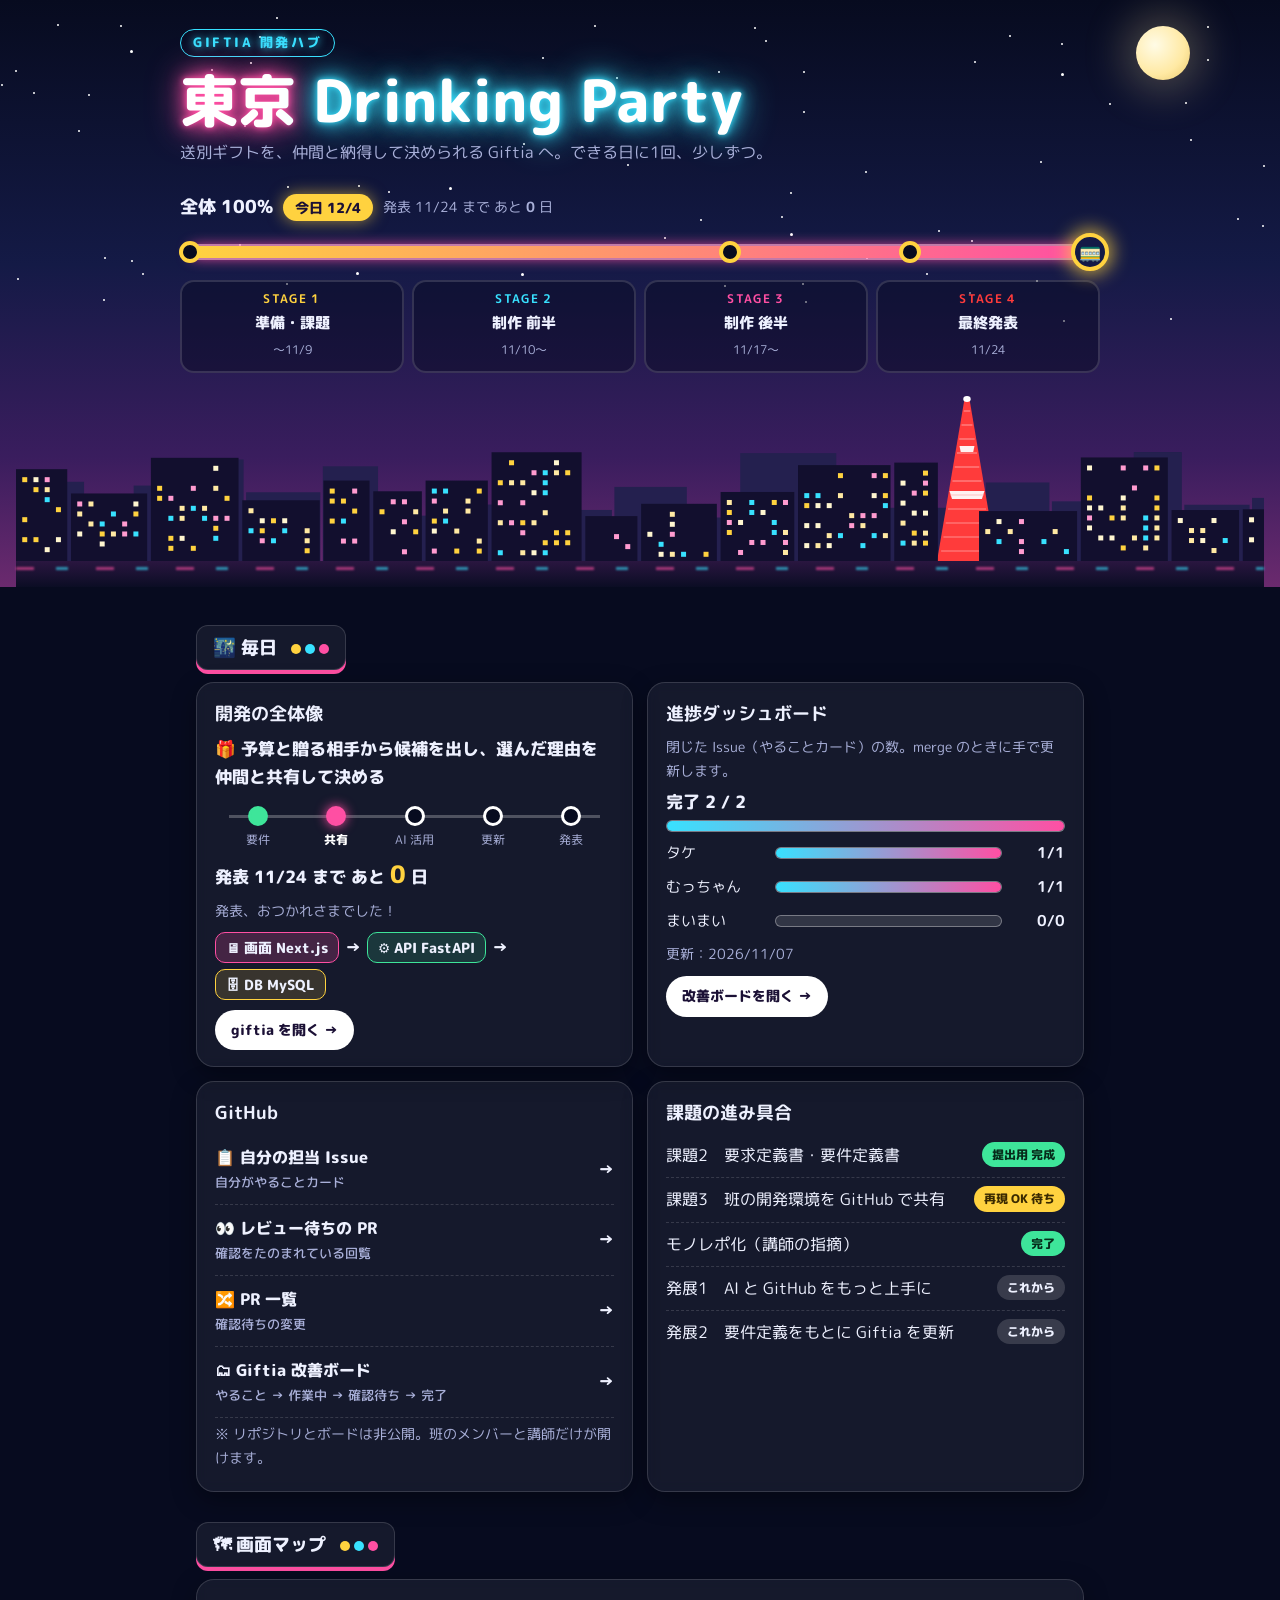
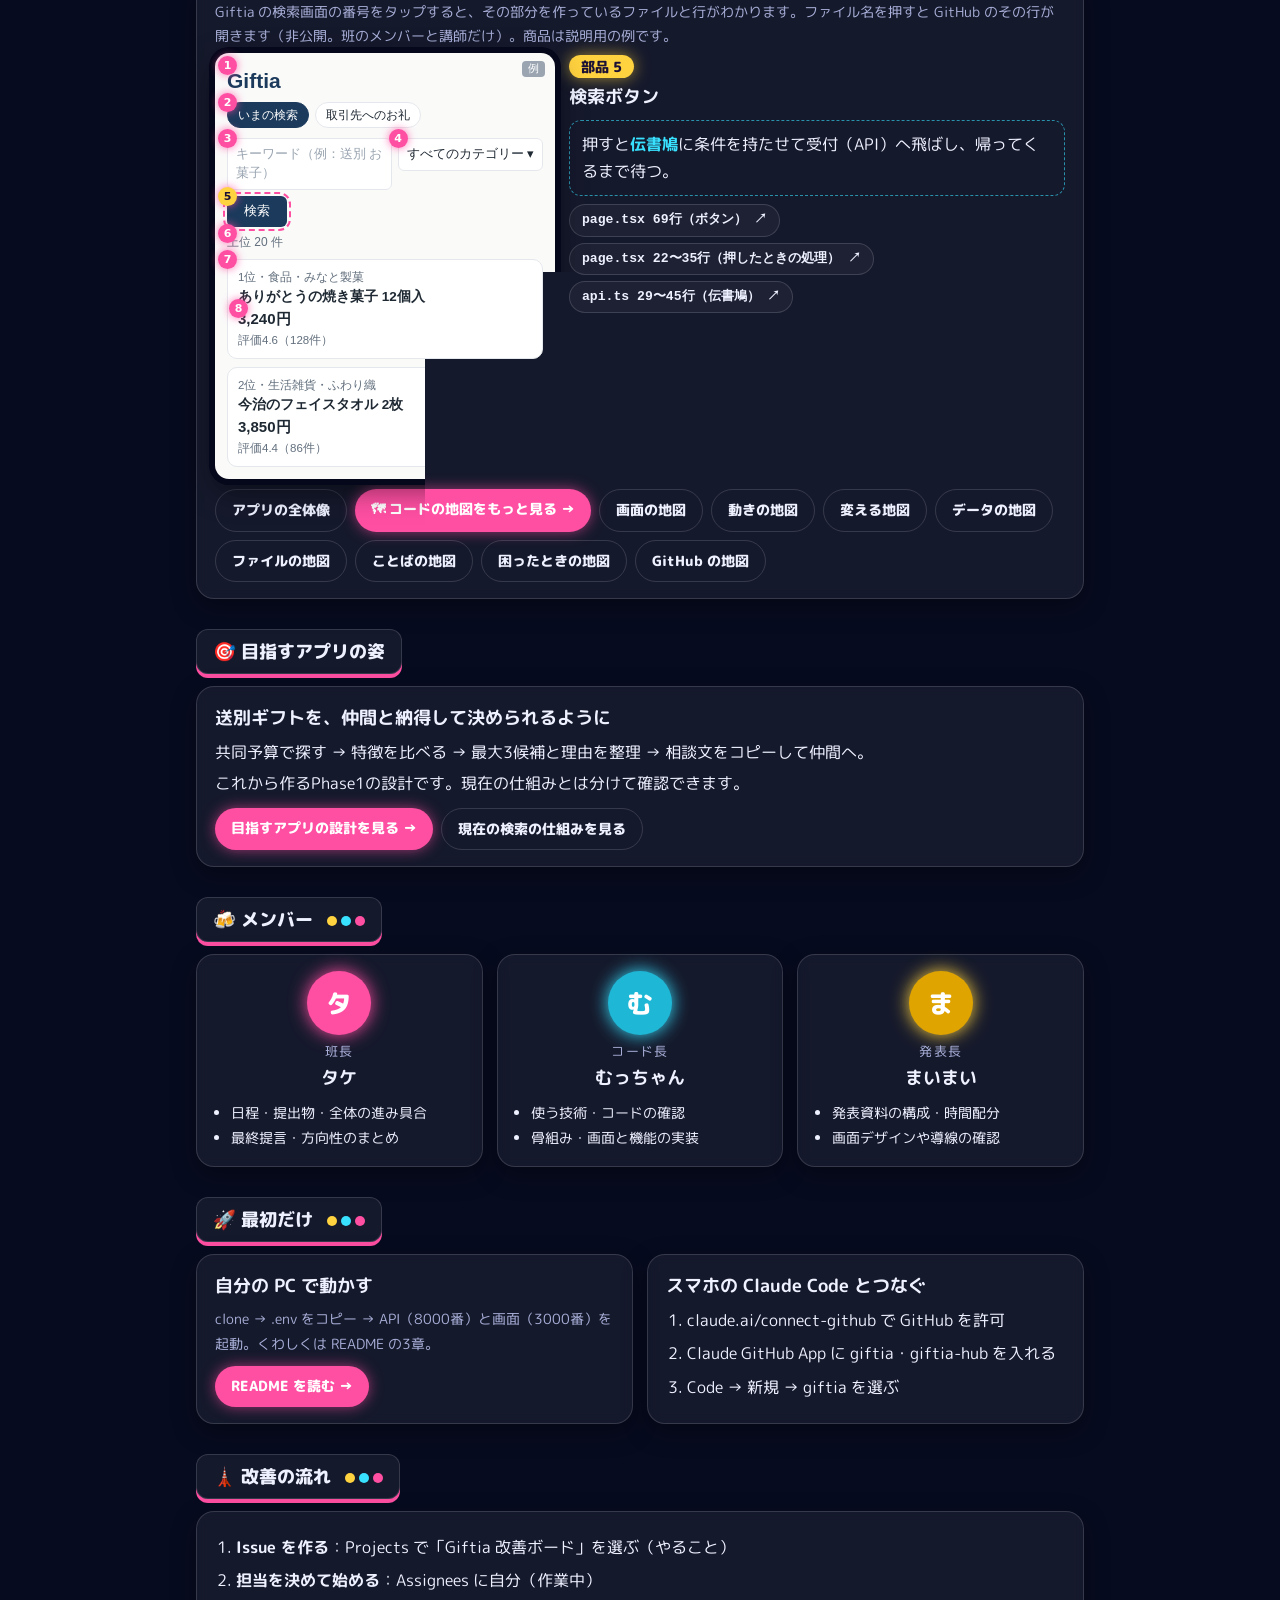
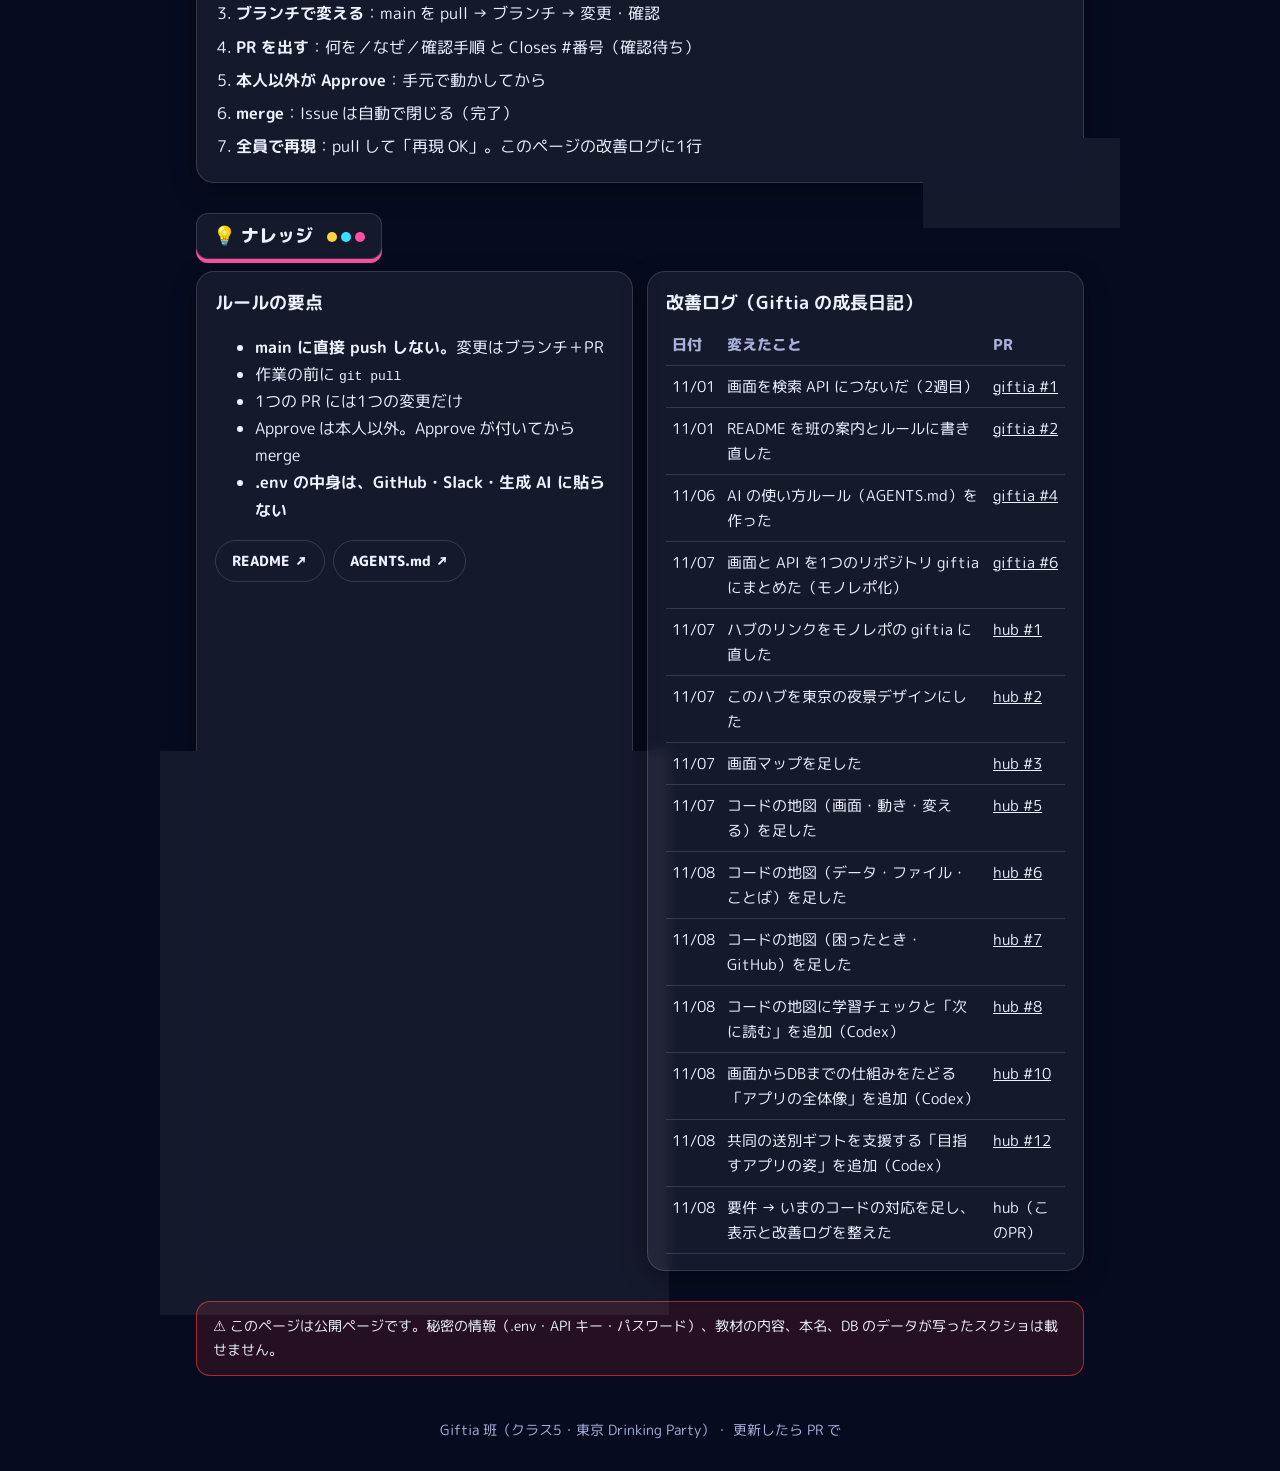
<file: index.html>
<!DOCTYPE html>
<html lang="ja">
<head>
<meta charset="UTF-8">
<meta name="viewport" content="width=device-width, initial-scale=1">
<title>東京 Drinking Party 開発ハブ</title>
<meta name="description" content="Giftia 班（東京 Drinking Party）の入口ページ">
<link rel="preconnect" href="https://fonts.googleapis.com">
<link rel="preconnect" href="https://fonts.gstatic.com" crossorigin>
<link href="https://fonts.googleapis.com/css2?family=M+PLUS+Rounded+1c:wght@500;800&display=swap" rel="stylesheet">
<style>
  :root {
    --night1: #070b1f; --night2: #141a46; --night3: #3a1d5e;
    --pink: #ff4fa3; --cyan: #38e1ff; --yellow: #ffd23f; --red: #ff3b3b; --green: #3ee59a;
    --text: #eef1ff; --muted: #a9b0d9; --card: rgba(255,255,255,.06); --line: rgba(255,255,255,.14);
  }
  * { box-sizing: border-box; }
  html { scroll-behavior: smooth; }
  body {
    margin: 0; color: var(--text); line-height: 1.7;
    font-family: "M PLUS Rounded 1c", system-ui, "Hiragino Sans", "Meiryo", sans-serif;
    background: var(--night1);
  }
  a { color: inherit; }

  /* ===== 夜景のヒーロー ===== */
  .hero {
    position: relative; overflow: hidden; padding: 28px 16px 0;
    background: linear-gradient(180deg, var(--night1) 0%, var(--night2) 45%, var(--night3) 78%, #6b2a6e 100%);
  }
  .stars { position: absolute; inset: 0; pointer-events: none; }
  .star { position: absolute; width: 2px; height: 2px; border-radius: 50%; background: #fff; animation: twinkle 3s infinite ease-in-out; }
  @keyframes twinkle { 0%,100% { opacity: .2 } 50% { opacity: 1 } }
  .moon { position: absolute; top: 26px; right: 7%; width: 54px; height: 54px; border-radius: 50%;
    background: radial-gradient(circle at 35% 35%, #fffbe6, #ffe9a3 60%, #e8c66a);
    box-shadow: 0 0 40px 12px rgba(255,233,163,.25); }
  .hero-inner { position: relative; z-index: 2; max-width: 920px; margin: 0 auto; }
  .kicker { display: inline-block; font-weight: 800; letter-spacing: .2em; font-size: .8rem; color: var(--cyan);
    border: 1px solid var(--cyan); border-radius: 999px; padding: 2px 12px; text-shadow: 0 0 8px var(--cyan); }
  .hero h1 { margin: 10px 0 0; font-weight: 800; font-size: clamp(2rem, 8vw, 3.6rem); line-height: 1.15; }
  .neon-pink { color: #fff; text-shadow: 0 0 6px var(--pink), 0 0 18px var(--pink), 0 0 36px var(--pink); }
  .neon-cyan { color: #fff; text-shadow: 0 0 6px var(--cyan), 0 0 18px var(--cyan), 0 0 36px var(--cyan); }
  .hero .sub { margin: 6px 0 0; color: var(--muted); }

  /* 路線図（進み具合） */
  .line { margin: 26px 0 0; }
  .line-head { display: flex; flex-wrap: wrap; align-items: center; gap: 10px; }
  .pct { font-weight: 800; font-size: 1.1rem; }
  .badge { font-weight: 800; font-size: .85rem; color: #1b1035; background: var(--yellow); border-radius: 999px; padding: 2px 12px; box-shadow: 0 0 16px rgba(255,210,63,.6); }
  .track { position: relative; height: 16px; margin: 22px 8px 0; border-radius: 999px; background: rgba(255,255,255,.12); border: 2px solid rgba(255,255,255,.5); }
  .fill { position: absolute; left: 0; top: 0; bottom: 0; border-radius: 999px; background: linear-gradient(90deg, var(--yellow), var(--pink)); box-shadow: 0 0 14px var(--pink); }
  .stn { position: absolute; top: 50%; width: 22px; height: 22px; margin: -11px 0 0 -11px; border-radius: 50%; background: var(--night1); border: 4px solid #fff; }
  .stn.done { border-color: var(--yellow); }
  .train { position: absolute; top: 50%; margin: -19px 0 0 -19px; width: 38px; height: 38px; border-radius: 50%; display: grid; place-items: center;
    background: var(--night2); border: 4px solid var(--yellow); box-shadow: 0 0 18px 4px rgba(255,210,63,.7); font-size: 18px; }
  .stn-labels { display: grid; grid-template-columns: repeat(4, 1fr); gap: 8px; margin-top: 20px; }
  .stage { border: 2px solid var(--line); border-radius: 14px; padding: 8px 6px; text-align: center; background: rgba(7,11,31,.45); }
  .stage b { display: block; font-size: .72rem; letter-spacing: .12em; }
  .stage span { display: block; font-weight: 800; font-size: .95rem; }
  .stage small { color: var(--muted); font-size: .72rem; }
  .stage.now { border-color: var(--yellow); box-shadow: 0 0 14px rgba(255,210,63,.5); }
  .s1 b { color: var(--yellow) } .s2 b { color: var(--cyan) } .s3 b { color: var(--pink) } .s4 b { color: var(--red) }

  .skyline { position: relative; z-index: 1; display: block; width: 100%; height: 170px; margin-top: 18px; }
  .win { animation: blink 4s infinite; }
  @keyframes blink { 0%,100% { opacity: .95 } 50% { opacity: .35 } }
  .river { height: 26px; background: linear-gradient(180deg, #2a1640, #0b0d24); position: relative; z-index: 1; }
  .river::after { content: ""; position: absolute; left: 0; right: 0; top: 6px; height: 3px;
    background: repeating-linear-gradient(90deg, rgba(255,79,163,.6) 0 18px, transparent 18px 40px, rgba(56,225,255,.6) 40px 52px, transparent 52px 80px); filter: blur(1px); }

  /* ===== 本文 ===== */
  main { max-width: 920px; margin: 0 auto; padding: 8px 16px 24px; }
  .sec-title { display: inline-flex; align-items: center; gap: 10px; margin: 30px 0 12px; padding: 6px 16px; border-radius: 12px;
    font-weight: 800; font-size: 1.15rem; background: rgba(255,255,255,.06); border: 1px solid var(--line); box-shadow: 0 4px 0 var(--pink); }
  .dots i { display: inline-block; width: 10px; height: 10px; border-radius: 50%; margin-left: 4px; }
  .dots i:nth-child(1) { background: var(--yellow) } .dots i:nth-child(2) { background: var(--cyan) } .dots i:nth-child(3) { background: var(--pink) }
  .grid { display: grid; gap: 14px; grid-template-columns: repeat(auto-fit, minmax(260px, 1fr)); }
  .card { background: var(--card); border: 1px solid var(--line); border-radius: 18px; padding: 16px 18px;
    backdrop-filter: blur(6px); box-shadow: 0 8px 24px rgba(0,0,0,.35); }
  .card h3 { margin: 0 0 6px; font-size: 1.1rem; }
  .card p { margin: 4px 0; }
  .muted { color: var(--muted); font-size: .9rem; }
  .btns { display: flex; flex-wrap: wrap; gap: 8px; margin-top: 10px; }
  .btn { display: inline-block; text-decoration: none; font-weight: 800; font-size: .9rem; padding: 8px 16px; border-radius: 999px;
    background: #fff; color: #1b1035; }
  .btn.pink { background: var(--pink); color: #fff; box-shadow: 0 0 14px rgba(255,79,163,.6); }
  .btn.ghost { background: transparent; color: var(--text); border: 1px solid var(--line); }
  .flow-steps { display: flex; justify-content: space-between; position: relative; margin: 14px 4px 4px; }
  .flow-steps::before { content: ""; position: absolute; left: 10px; right: 10px; top: 9px; height: 3px; background: rgba(255,255,255,.25); }
  .fs { position: relative; text-align: center; font-size: .75rem; color: var(--muted); width: 20%; }
  .fs i { display: block; width: 20px; height: 20px; margin: 0 auto 4px; border-radius: 50%; background: var(--night1); border: 3px solid #fff; }
  .fs.done i { background: var(--green); border-color: var(--green); }
  .fs.now i { background: var(--pink); border-color: var(--pink); box-shadow: 0 0 12px var(--pink); }
  .fs.now { color: #fff; font-weight: 800; }
  .big { font-weight: 800; font-size: 1.05rem; }
  .big em { font-style: normal; color: var(--yellow); font-size: 1.5rem; }
  .arch { display: flex; align-items: center; gap: 6px; flex-wrap: wrap; font-weight: 800; margin-top: 8px; }
  .arch span { padding: 3px 10px; border-radius: 10px; font-size: .85rem; }
  .a1 { background: rgba(255,79,163,.2); border: 1px solid var(--pink) } .a2 { background: rgba(62,229,154,.15); border: 1px solid var(--green) } .a3 { background: rgba(255,210,63,.15); border: 1px solid var(--yellow) }

  .bar { height: 12px; border-radius: 999px; background: rgba(255,255,255,.12); border: 1px solid rgba(255,255,255,.35); overflow: hidden; }
  .bar > div { height: 100%; background: linear-gradient(90deg, var(--cyan), var(--pink)); }
  .who { display: grid; grid-template-columns: 6.5em 1fr 3.5em; gap: 10px; align-items: center; margin: 8px 0; font-size: .95rem; }
  .who b { text-align: right; }
  .task { display: flex; justify-content: space-between; gap: 10px; padding: 8px 0; border-bottom: 1px dashed var(--line); }
  .task:last-child { border-bottom: 0; }
  .chip { flex: none; font-size: .78rem; font-weight: 800; padding: 2px 10px; border-radius: 999px; height: fit-content; }
  .c-done { background: var(--green); color: #062b1a } .c-doing { background: var(--yellow); color: #3a2a00 } .c-todo { background: rgba(255,255,255,.15); color: var(--text) }
  .links a { display: flex; justify-content: space-between; align-items: center; gap: 10px; padding: 10px 0; border-bottom: 1px dashed var(--line); text-decoration: none; font-weight: 800; }
  .links a:last-child { border-bottom: 0; }
  .links small { font-weight: 500; color: var(--muted); display: block; }

  .member { text-align: center; }
  .avatar { width: 64px; height: 64px; margin: 0 auto 6px; border-radius: 50%; display: grid; place-items: center; font-size: 1.6rem; font-weight: 800; color: #fff; }
  .m1 { background: var(--pink); box-shadow: 0 0 18px var(--pink) } .m2 { background: #1fb7d6; box-shadow: 0 0 18px var(--cyan) } .m3 { background: #e0a400; box-shadow: 0 0 18px var(--yellow) }
  .member .role { font-size: .8rem; letter-spacing: .1em; color: var(--muted); }
  .member ul { text-align: left; margin: 8px 0 0; padding-left: 1.1em; font-size: .9rem; }

  ol.steps { margin: 0; padding-left: 1.3em; } ol.steps li { margin: 6px 0; }
  table { width: 100%; border-collapse: collapse; font-size: .92rem; }
  th, td { border-bottom: 1px solid var(--line); padding: 8px 6px; text-align: left; vertical-align: top; }
  th { color: var(--muted); font-weight: 800; }
  .warn { margin-top: 30px; background: rgba(255,59,59,.12); border: 1px solid rgba(255,59,59,.6); border-radius: 14px; padding: 12px 16px; font-size: .9rem; }
  footer { text-align: center; color: var(--muted); font-size: .85rem; padding: 18px 16px 30px; }
  @media (max-width: 520px) {
    .stage span { font-size: .8rem } .stage b { font-size: .62rem; letter-spacing: .05em }
    .who { grid-template-columns: 5.5em 1fr 3em; }
  }
  @media (prefers-reduced-motion: reduce) { .star, .win { animation: none } }

  /* ===== 画面マップ ===== */
  .map-wrap { display: grid; gap: 14px; grid-template-columns: minmax(0, 340px) minmax(0, 1fr); align-items: start; }
  @media (max-width: 760px) { .map-wrap { grid-template-columns: minmax(0, 1fr); } }
  .gscreen { position: relative; background: #fafaf9; color: #1f2933; border-radius: 14px; padding: 12px; font-family: "Hiragino Sans", "Yu Gothic", "Meiryo", sans-serif; font-size: 13.5px; line-height: 1.5; box-shadow: 0 0 0 6px #05071a, 0 10px 30px rgba(0,0,0,.5); }
  .gscreen .ex { position: absolute; top: 8px; right: 10px; font-size: 10.5px; color: #fff; background: #9aa5b1; border-radius: 4px; padding: 0 6px; }
  .gscreen .gt { font-size: 21px; font-weight: 700; color: #1b3a5c; }
  .gscreen .gm { display: flex; gap: 6px; }
  .gscreen .gm span { font-size: 12px; padding: 3px 10px; border: 1px solid #e4e7eb; background: #fff; border-radius: 999px; }
  .gscreen .gm span.on { background: #1b3a5c; color: #fff; border-color: #1b3a5c; }
  .gscreen .gf { display: flex; flex-wrap: wrap; gap: 6px; margin: 10px 0 6px; }
  .gscreen .gq, .gscreen .gs, .gscreen .gb { font-size: 12.5px; padding: 6px 8px; border: 1px solid #e4e7eb; border-radius: 6px; background: #fff; }
  .gscreen .gq { flex: 1 1 140px; color: #9aa5b1; }
  .gscreen .gb { background: #1b3a5c; color: #fff; border: none; min-width: 60px; text-align: center; }
  .gscreen .gsum { color: #616e7c; font-size: 12px; margin: 4px 0; }
  .gscreen .gc { border: 1px solid #e4e7eb; border-radius: 10px; padding: 8px 10px; background: #fff; margin-top: 8px; }
  .gscreen .gc p { margin: 1px 0; } .gscreen .gc .gn { font-weight: 700; } .gscreen .gc .gp { font-weight: 700; font-size: 15px; } .gscreen .gc .gmeta { color: #616e7c; font-size: 11.5px; }
  .hs { position: relative; display: inline-block; border-radius: 8px; outline: 2px dashed transparent; outline-offset: 2px; cursor: pointer; }
  div.hs { display: block; }
  .hs:hover, .hs.on { outline-color: var(--pink); }
  .hs .pin { position: absolute; top: -9px; left: -9px; z-index: 2; width: 19px; height: 19px; border-radius: 50%; background: var(--pink); color: #fff; font: 800 11px/19px system-ui, sans-serif; text-align: center; box-shadow: 0 0 8px rgba(255,79,163,.8); }
  .hs.on .pin { background: var(--yellow); color: #1b1035; }
  .hs:focus-visible { outline-color: var(--yellow); }
  .map-detail h3 { margin: 2px 0 8px; }
  .map-detail .say { padding: 10px 12px; border-radius: 12px; border: 1px dashed rgba(56,225,255,.6); margin: 8px 0; }
  .map-detail .say b { color: var(--cyan); }
  .filelinks { display: flex; flex-wrap: wrap; gap: 6px; margin: 8px 0; }
  .filelinks a { text-decoration: none; font-size: .82rem; font-weight: 800; padding: 4px 12px; border-radius: 999px; border: 1px solid var(--line); background: rgba(255,255,255,.04); font-family: ui-monospace, Menlo, Consolas, monospace; }
  .filelinks a:hover { border-color: var(--cyan); color: var(--cyan); }
  .lab-entry { display: grid; gap: 8px; grid-template-columns: repeat(auto-fit, minmax(150px, 1fr)); margin-top: 10px; }
  .lab-entry a { text-decoration: none; padding: 10px 12px; border-radius: 14px; border: 1px solid var(--line); background: rgba(255,255,255,.05); font-weight: 800; }
  .lab-entry a small { display: block; font-weight: 500; color: var(--muted); font-size: .8rem; }
  .lab-entry a:hover { border-color: var(--pink); }
</style>
</head>
<body>

<!-- ここの数字を、merge のときに書きかえる（このページは手で更新する） -->
<script>
const HUB = {
  updated: "2026/11/07",
  presentation: "2026-11-24",
  start: "2026-10-20",
  members: [
    { name: "タケ",       role: "班長",   done: 1, total: 1 },
    { name: "むっちゃん", role: "コード長", done: 1, total: 1 },
    { name: "まいまい",   role: "発表長", done: 0, total: 0 }
  ]
};
</script>

<header class="hero">
  <div class="stars" id="stars"></div>
  <div class="moon"></div>
  <div class="hero-inner">
    <span class="kicker">GIFTIA 開発ハブ</span>
    <h1><span class="neon-pink">東京</span> <span class="neon-cyan">Drinking Party</span></h1>
    <p class="sub">送別ギフトを、仲間と納得して決められる Giftia へ。できる日に1回、少しずつ。</p>

    <div class="line">
      <div class="line-head">
        <span class="pct">全体 <span id="pct">--</span>%</span>
        <span class="badge" id="today">今日</span>
        <span class="muted">発表 11/24 まで あと <b id="left">--</b> 日</span>
      </div>
      <div class="track" id="track">
        <div class="fill" id="fill"></div>
        <div class="stn" style="left:0%"></div>
        <div class="stn" id="st2"></div>
        <div class="stn" id="st3"></div>
        <div class="stn" style="left:100%"></div>
        <div class="train" id="train" title="いまここ">🚃</div>
      </div>
      <div class="stn-labels">
        <div class="stage s1" data-from="2026-10-20" data-to="2026-11-09"><b>STAGE 1</b><span>準備・課題</span><small>〜11/9</small></div>
        <div class="stage s2" data-from="2026-11-10" data-to="2026-11-16"><b>STAGE 2</b><span>制作 前半</span><small>11/10〜</small></div>
        <div class="stage s3" data-from="2026-11-17" data-to="2026-11-23"><b>STAGE 3</b><span>制作 後半</span><small>11/17〜</small></div>
        <div class="stage s4" data-from="2026-11-24" data-to="2026-11-24"><b>STAGE 4</b><span>最終発表</span><small>11/24</small></div>
      </div>
    </div>
  </div>
  <svg class="skyline" id="skyline" viewBox="0 0 1000 170" preserveAspectRatio="none" aria-hidden="true"></svg>
  <div class="river"></div>
</header>

<main>

  <h2 class="sec-title">🌃 毎日 <span class="dots"><i></i><i></i><i></i></span></h2>
  <div class="grid">
    <div class="card">
      <h3>開発の全体像</h3>
      <p class="big">🎁 予算と贈る相手から候補を出し、選んだ理由を仲間と共有して決める</p>
      <div class="flow-steps">
        <div class="fs done"><i></i>要件</div>
        <div class="fs now"><i></i>共有</div>
        <div class="fs"><i></i>AI 活用</div>
        <div class="fs"><i></i>更新</div>
        <div class="fs"><i></i>発表</div>
      </div>
      <p class="big">発表 11/24 まで あと <em id="left2">--</em> 日</p>
      <p class="muted" id="next">次の節目：</p>
      <div class="arch"><span class="a1">🖥 画面 Next.js</span>→<span class="a2">⚙ API FastAPI</span>→<span class="a3">🗄 DB MySQL</span></div>
      <div class="btns"><a class="btn" href="https://github.com/AR7ST/giftia">giftia を開く →</a></div>
    </div>

    <div class="card">
      <h3>進捗ダッシュボード</h3>
      <p class="muted">閉じた Issue（やることカード）の数。merge のときに手で更新します。</p>
      <p class="big">完了 <span id="doneAll">-</span> / <span id="totalAll">-</span></p>
      <div class="bar"><div id="barAll" style="width:0"></div></div>
      <div id="who"></div>
      <p class="muted">更新：<span id="updated"></span></p>
      <div class="btns"><a class="btn" href="https://github.com/users/AR7ST/projects/1">改善ボードを開く →</a></div>
    </div>
  </div>

  <div class="grid" style="margin-top:14px">
    <div class="card links">
      <h3>GitHub</h3>
      <a href="https://github.com/AR7ST/giftia/issues/assigned/@me"><span>📋 自分の担当 Issue<small>自分がやることカード</small></span>→</a>
      <a href="https://github.com/AR7ST/giftia/pulls/review-requested/@me"><span>👀 レビュー待ちの PR<small>確認をたのまれている回覧</small></span>→</a>
      <a href="https://github.com/AR7ST/giftia/pulls"><span>🔀 PR 一覧<small>確認待ちの変更</small></span>→</a>
      <a href="https://github.com/users/AR7ST/projects/1"><span>🗂 Giftia 改善ボード<small>やること → 作業中 → 確認待ち → 完了</small></span>→</a>
      <p class="muted">※ リポジトリとボードは非公開。班のメンバーと講師だけが開けます。</p>
    </div>

    <div class="card">
      <h3>課題の進み具合</h3>
      <div class="task"><span>課題2　要求定義書・要件定義書</span><span class="chip c-done">提出用 完成</span></div>
      <div class="task"><span>課題3　班の開発環境を GitHub で共有</span><span class="chip c-doing">再現 OK 待ち</span></div>
      <div class="task"><span>モノレポ化（講師の指摘）</span><span class="chip c-done">完了</span></div>
      <div class="task"><span>発展1　AI と GitHub をもっと上手に</span><span class="chip c-todo">これから</span></div>
      <div class="task"><span>発展2　要件定義をもとに Giftia を更新</span><span class="chip c-todo">これから</span></div>
    </div>
  </div>

  <h2 class="sec-title">🗺 画面マップ <span class="dots"><i></i><i></i><i></i></span></h2>
  <div class="card">
    <p class="muted">Giftia の検索画面の番号をタップすると、その部分を作っているファイルと行がわかります。ファイル名を押すと GitHub のその行が開きます（非公開。班のメンバーと講師だけ）。商品は説明用の例です。</p>
    <div class="map-wrap">
      <div class="gscreen" id="gscreen">
        <span class="ex">例</span>
        <div class="hs" data-hs="1" tabindex="0" role="button" aria-label="1 タイトル"><span class="pin">1</span><div class="gt">Giftia</div></div>
        <div class="hs" data-hs="2" tabindex="0" role="button" aria-label="2 タブ" style="margin-top:6px"><span class="pin">2</span><div class="gm"><span class="on">いまの検索</span><span>取引先へのお礼</span></div></div>
        <div class="gf">
          <span class="hs" data-hs="3" tabindex="0" role="button" aria-label="3 入力欄" style="flex:1 1 140px"><span class="pin">3</span><span class="gq" style="display:block">キーワード（例：送別 お菓子）</span></span>
          <span class="hs" data-hs="4" tabindex="0" role="button" aria-label="4 カテゴリー"><span class="pin">4</span><span class="gs" style="display:block">すべてのカテゴリー ▾</span></span>
          <span class="hs" data-hs="5" tabindex="0" role="button" aria-label="5 検索ボタン"><span class="pin">5</span><span class="gb" style="display:block">検索</span></span>
        </div>
        <div class="hs" data-hs="6" tabindex="0" role="button" aria-label="6 件数"><span class="pin">6</span><p class="gsum">上位 20 件</p></div>
        <div class="hs" data-hs="7" tabindex="0" role="button" aria-label="7 結果カード"><span class="pin">7</span>
          <div class="gc"><p class="gmeta">1位・食品・みなと製菓</p><p class="gn">ありがとうの焼き菓子 12個入</p>
            <span class="hs" data-hs="8" tabindex="0" role="button" aria-label="8 値段"><span class="pin">8</span><span class="gp">3,240円</span></span>
            <p class="gmeta">評価4.6（128件）</p></div>
        </div>
        <div class="gc"><p class="gmeta">2位・生活雑貨・ふわり織</p><p class="gn">今治のフェイスタオル 2枚</p><p class="gp">3,850円</p><p class="gmeta">評価4.4（86件）</p></div>
      </div>
      <div class="map-detail" id="map-detail" aria-live="polite"></div>
    </div>
    <div class="btns"><a class="btn ghost" href="overview.html">アプリの全体像</a><a class="btn pink" href="map.html">🗺 コードの地図をもっと見る →</a><a class="btn ghost" href="screen.html">画面の地図</a><a class="btn ghost" href="flow.html">動きの地図</a><a class="btn ghost" href="change.html">変える地図</a><a class="btn ghost" href="data.html">データの地図</a><a class="btn ghost" href="files.html">ファイルの地図</a><a class="btn ghost" href="words.html">ことばの地図</a><a class="btn ghost" href="trouble.html">困ったときの地図</a><a class="btn ghost" href="git.html">GitHub の地図</a></div>
  </div>

  <h2 class="sec-title">🎯 目指すアプリの姿</h2>
  <section class="card" aria-label="これから作るGiftia">
    <h3>送別ギフトを、仲間と納得して決められるように</h3>
    <p>共同予算で探す → 特徴を比べる → 最大3候補と理由を整理 → 相談文をコピーして仲間へ。</p>
    <p>これから作るPhase1の設計です。現在の仕組みとは分けて確認できます。</p>
    <div class="btns"><a class="btn pink" href="vision.html">目指すアプリの設計を見る →</a><a class="btn ghost" href="overview.html">現在の検索の仕組みを見る</a></div>
  </section>

  <h2 class="sec-title">🍻 メンバー <span class="dots"><i></i><i></i><i></i></span></h2>
  <div class="grid">
    <div class="card member"><div class="avatar m1">タ</div><div class="role">班長</div><h3>タケ</h3>
      <ul><li>日程・提出物・全体の進み具合</li><li>最終提言・方向性のまとめ</li></ul></div>
    <div class="card member"><div class="avatar m2">む</div><div class="role">コード長</div><h3>むっちゃん</h3>
      <ul><li>使う技術・コードの確認</li><li>骨組み・画面と機能の実装</li></ul></div>
    <div class="card member"><div class="avatar m3">ま</div><div class="role">発表長</div><h3>まいまい</h3>
      <ul><li>発表資料の構成・時間配分</li><li>画面デザインや導線の確認</li></ul></div>
  </div>

  <h2 class="sec-title">🚀 最初だけ <span class="dots"><i></i><i></i><i></i></span></h2>
  <div class="grid">
    <div class="card">
      <h3>自分の PC で動かす</h3>
      <p class="muted">clone → .env をコピー → API（8000番）と画面（3000番）を起動。くわしくは README の3章。</p>
      <div class="btns"><a class="btn pink" href="https://github.com/AR7ST/giftia#readme">README を読む →</a></div>
    </div>
    <div class="card">
      <h3>スマホの Claude Code とつなぐ</h3>
      <ol class="steps">
        <li>claude.ai/connect-github で GitHub を許可</li>
        <li>Claude GitHub App に giftia・giftia-hub を入れる</li>
        <li>Code → 新規 → giftia を選ぶ</li>
      </ol>
    </div>
  </div>

  <h2 class="sec-title">🗼 改善の流れ <span class="dots"><i></i><i></i><i></i></span></h2>
  <div class="card">
    <ol class="steps">
      <li><b>Issue を作る</b>：Projects で「Giftia 改善ボード」を選ぶ（やること）</li>
      <li><b>担当を決めて始める</b>：Assignees に自分（作業中）</li>
      <li><b>ブランチで変える</b>：main を pull → ブランチ → 変更・確認</li>
      <li><b>PR を出す</b>：何を／なぜ／確認手順 と Closes #番号（確認待ち）</li>
      <li><b>本人以外が Approve</b>：手元で動かしてから</li>
      <li><b>merge</b>：Issue は自動で閉じる（完了）</li>
      <li><b>全員で再現</b>：pull して「再現 OK」。このページの改善ログに1行</li>
    </ol>
  </div>

  <h2 class="sec-title">💡 ナレッジ <span class="dots"><i></i><i></i><i></i></span></h2>
  <div class="grid">
    <div class="card">
      <h3>ルールの要点</h3>
      <ul>
        <li><b>main に直接 push しない。</b>変更はブランチ＋PR</li>
        <li>作業の前に <code>git pull</code></li>
        <li>1つの PR には1つの変更だけ</li>
        <li>Approve は本人以外。Approve が付いてから merge</li>
        <li><b>.env の中身は、GitHub・Slack・生成 AI に貼らない</b></li>
      </ul>
      <div class="btns">
        <a class="btn ghost" href="https://github.com/AR7ST/giftia#readme">README ↗</a>
        <a class="btn ghost" href="https://github.com/AR7ST/giftia/blob/main/AGENTS.md">AGENTS.md ↗</a>
      </div>
    </div>
    <div class="card">
      <h3>改善ログ（Giftia の成長日記）</h3>
      <table>
        <tr><th>日付</th><th>変えたこと</th><th>PR</th></tr>
        <tr><td>11/01</td><td>画面を検索 API につないだ（2週目）</td><td><a href="https://github.com/AR7ST/giftia/pull/1">giftia #1</a></td></tr>
        <tr><td>11/01</td><td>README を班の案内とルールに書き直した</td><td><a href="https://github.com/AR7ST/giftia/pull/2">giftia #2</a></td></tr>
        <tr><td>11/06</td><td>AI の使い方ルール（AGENTS.md）を作った</td><td><a href="https://github.com/AR7ST/giftia/pull/4">giftia #4</a></td></tr>
        <tr><td>11/07</td><td>画面と API を1つのリポジトリ giftia にまとめた（モノレポ化）</td><td><a href="https://github.com/AR7ST/giftia/pull/6">giftia #6</a></td></tr>
        <tr><td>11/07</td><td>ハブのリンクをモノレポの giftia に直した</td><td><a href="https://github.com/AR7ST/giftia-hub/pull/1">hub #1</a></td></tr>
        <tr><td>11/07</td><td>このハブを東京の夜景デザインにした</td><td><a href="https://github.com/AR7ST/giftia-hub/pull/2">hub #2</a></td></tr>
        <tr><td>11/07</td><td>画面マップを足した</td><td><a href="https://github.com/AR7ST/giftia-hub/pull/3">hub #3</a></td></tr>
        <tr><td>11/07</td><td>コードの地図（画面・動き・変える）を足した</td><td><a href="https://github.com/AR7ST/giftia-hub/pull/5">hub #5</a></td></tr>
        <tr><td>11/08</td><td>コードの地図（データ・ファイル・ことば）を足した</td><td><a href="https://github.com/AR7ST/giftia-hub/pull/6">hub #6</a></td></tr>
        <tr><td>11/08</td><td>コードの地図（困ったとき・GitHub）を足した</td><td><a href="https://github.com/AR7ST/giftia-hub/pull/7">hub #7</a></td></tr>
        <tr><td>11/08</td><td>コードの地図に学習チェックと「次に読む」を追加（Codex）</td><td><a href="https://github.com/AR7ST/giftia-hub/pull/8">hub #8</a></td></tr>
        <tr><td>11/08</td><td>画面からDBまでの仕組みをたどる「アプリの全体像」を追加（Codex）</td><td><a href="https://github.com/AR7ST/giftia-hub/pull/10">hub #10</a></td></tr>
        <tr><td>11/08</td><td>共同の送別ギフトを支援する「目指すアプリの姿」を追加（Codex）</td><td><a href="https://github.com/AR7ST/giftia-hub/pull/12">hub #12</a></td></tr>
        <tr><td>11/08</td><td>要件 → いまのコードの対応を足し、表示と改善ログを整えた</td><td>hub（このPR）</td></tr>
      </table>
    </div>
  </div>

  <div class="warn">⚠ このページは公開ページです。秘密の情報（.env・API キー・パスワード）、教材の内容、本名、DB のデータが写ったスクショは載せません。</div>
</main>
<footer>Giftia 班（クラス5・東京 Drinking Party）・ 更新したら PR で</footer>

<script>
(function () {
  // 星
  const stars = document.getElementById("stars");
  for (let i = 0; i < 70; i++) {
    const s = document.createElement("i");
    s.className = "star";
    s.style.left = Math.random() * 100 + "%";
    s.style.top = Math.random() * 55 + "%";
    s.style.animationDelay = (Math.random() * 3).toFixed(2) + "s";
    if (Math.random() < .2) { s.style.width = s.style.height = "3px"; }
    stars.appendChild(s);
  }

  // ビル群と東京タワー（SVG）
  const svg = document.getElementById("skyline");
  const NS = "http://www.w3.org/2000/svg";
  const el = (tag, attrs) => { const e = document.createElementNS(NS, tag); for (const k in attrs) e.setAttribute(k, attrs[k]); return e; };
  let seed = 7; const rnd = () => (seed = (seed * 9301 + 49297) % 233280) / 233280;
  const colors = ["#ffe9a3", "#ffd23f", "#38e1ff", "#ff9bd0", "#fff6d0"];
  // 奥のビル
  for (let x = 0; x < 1000; ) {
    const w = 30 + rnd() * 50, h = 40 + rnd() * 70;
    svg.appendChild(el("rect", { x, y: 170 - h, width: w, height: h, fill: "#24204f" }));
    x += w + 2;
  }
  // 東京タワー
  const tx = 760;
  const tower = el("g", {});
  tower.appendChild(el("path", { d: `M${tx} 8 L${tx + 4} 8 L${tx + 26} 170 L${tx - 22} 170 Z`, fill: "#ff3b3b" }));
  tower.appendChild(el("path", { d: `M${tx - 12} 100 L${tx + 16} 100 L${tx + 14} 108 L${tx - 10} 108 Z`, fill: "#fff2f2" }));
  tower.appendChild(el("path", { d: `M${tx - 4} 55 L${tx + 8} 55 L${tx + 7} 61 L${tx - 3} 61 Z`, fill: "#fff2f2" }));
  for (let y = 20; y < 170; y += 14) tower.appendChild(el("line", { x1: tx - (y / 170) * 22 + 2, y1: y, x2: tx + 4 + (y / 170) * 22 - 2, y2: y, stroke: "#ffb0b0", "stroke-width": 1.2, opacity: .7 }));
  tower.appendChild(el("circle", { cx: tx + 2, cy: 8, r: 3, fill: "#fff", class: "win" }));
  svg.appendChild(tower);
  // 手前のビル（窓あかり）
  for (let x = 0; x < 1000; ) {
    const w = 34 + rnd() * 46, h = 30 + rnd() * 80;
    if (x > tx - 40 && x < tx + 30 && h > 60) { x += 10; continue; }
    svg.appendChild(el("rect", { x, y: 170 - h, width: w, height: h, fill: "#120f2e" }));
    for (let wy = 170 - h + 8; wy < 162; wy += 10) {
      for (let wx = x + 5; wx < x + w - 6; wx += 9) {
        if (rnd() < .38) {
          const c = el("rect", { x: wx, y: wy, width: 4, height: 5, fill: colors[Math.floor(rnd() * colors.length)] });
          if (rnd() < .3) { c.setAttribute("class", "win"); c.style.animationDelay = (rnd() * 4).toFixed(2) + "s"; }
          svg.appendChild(c);
        }
      }
    }
    x += w + 3;
  }

  // 日付の計算
  const day = 86400000;
  const today = new Date(); today.setHours(0, 0, 0, 0);
  const d = s => { const t = new Date(s + "T00:00:00"); return t; };
  const start = d(HUB.start), end = d(HUB.presentation);
  const pct = Math.max(0, Math.min(100, Math.round((today - start) / (end - start) * 100)));
  const left = Math.max(0, Math.round((end - today) / day));
  document.getElementById("pct").textContent = pct;
  document.getElementById("left").textContent = left;
  document.getElementById("left2").textContent = left;
  document.getElementById("today").textContent = "今日 " + (today.getMonth() + 1) + "/" + today.getDate();
  document.getElementById("fill").style.width = pct + "%";
  document.getElementById("train").style.left = pct + "%";
  const pos = s => Math.round((d(s) - start) / (end - start) * 100) + "%";
  document.getElementById("st2").style.left = pos("2026-11-10");
  document.getElementById("st3").style.left = pos("2026-11-17");
  document.querySelectorAll(".stn").forEach(s => { if (parseFloat(s.style.left) <= pct) s.classList.add("done"); });
  document.querySelectorAll(".stage").forEach(s => {
    if (today >= d(s.dataset.from) && today <= d(s.dataset.to)) s.classList.add("now");
  });
  const nexts = [["2026-11-10", "制作 前半スタート（第6回ミーティング）"], ["2026-11-17", "制作 後半スタート（第7回ミーティング）"], ["2026-11-24", "最終発表"]];
  const n = nexts.find(x => d(x[0]) > today);
  document.getElementById("next").textContent = n ? "次の節目：" + n[1] + " まで あと " + Math.round((d(n[0]) - today) / day) + " 日" : "発表、おつかれさまでした！";

  // 進捗
  let done = 0, total = 0;
  const who = document.getElementById("who");
  HUB.members.forEach(m => {
    done += m.done; total += m.total;
    const p = m.total ? Math.round(m.done / m.total * 100) : 0;
    const row = document.createElement("div");
    row.className = "who";
    row.innerHTML = `<span>${m.name}</span><div class="bar"><div style="width:${p}%"></div></div><b>${m.done}/${m.total}</b>`;
    who.appendChild(row);
  });
  document.getElementById("doneAll").textContent = done;
  document.getElementById("totalAll").textContent = total;
  document.getElementById("barAll").style.width = (total ? Math.round(done / total * 100) : 0) + "%";
  document.getElementById("updated").textContent = HUB.updated;
  // 画面マップ
  const R = "https://github.com/AR7ST/giftia/blob/main/";
  const MAP = {
    1: ["タイトル「Giftia」", "お店の<b>看板</b>。文字は画面のファイルに、色と大きさは見た目のファイルに書いてある。",
        [["page.tsx 40行", "giftia-frontend/app/page.tsx#L40"], ["globals.css 6行", "giftia-frontend/app/globals.css#L6"]], "map"],
    2: ["タブ", "<b>メモ帳</b>に「いまどちらのタブか」を覚えておき、押したら書きかえる。選ばれている方だけ濃い色になる。",
        [["page.tsx 13行（覚える箱）", "giftia-frontend/app/page.tsx#L13"], ["page.tsx 43〜46行（ボタン）", "giftia-frontend/app/page.tsx#L43-L46"]], "map"],
    3: ["キーワードの入力欄", "1文字打つたびに、打った言葉が<b>メモ帳</b>に書き写される。薄い字の例文は検索には使われない。",
        [["page.tsx 14行（覚える箱）", "giftia-frontend/app/page.tsx#L14"], ["page.tsx 51行（入力欄）", "giftia-frontend/app/page.tsx#L51"]], "lab"],
    4: ["カテゴリーの選択", "選べる種類は、選択肢の行の数だけ。1行足すと1つ増える。名前は DB の文字とそろえる。",
        [["page.tsx 52〜57行", "giftia-frontend/app/page.tsx#L52-L57"]], "lab"],
    5: ["検索ボタン", "押すと<b>伝書鳩</b>に条件を持たせて受付（API）へ飛ばし、帰ってくるまで待つ。",
        [["page.tsx 69行（ボタン）", "giftia-frontend/app/page.tsx#L69"], ["page.tsx 22〜35行（押したときの処理）", "giftia-frontend/app/page.tsx#L22-L35"], ["api.ts 29〜45行（伝書鳩）", "giftia-frontend/lib/api.ts#L29-L45"]], "trip"],
    6: ["「上位 20 件」", "受付（API）が<b>決まった件数</b>だけ返し、画面はその数を数えて出している。件数を変えるのは API 側。",
        [["page.tsx 77行（表示）", "giftia-frontend/app/page.tsx#L77"], ["main.py 44行（20件の正体）", "backend/main.py#L44"]], "lab"],
    7: ["結果のカード", "同じ<b>カードの型紙</b>を、結果の数だけ並べている。型紙を1か所直すと全部のカードが変わる。",
        [["ResultCard.tsx（型紙）", "giftia-frontend/app/ResultCard.tsx#L4-L12"], ["page.tsx 79行（並べる）", "giftia-frontend/app/page.tsx#L79"], ["main.py 71行（並び順）", "backend/main.py#L71"]], "lab"],
    8: ["値段", "DB の数を、受付が<b>名札を付け替えて</b>画面に渡し、カード側でカンマを付けて見せている。",
        [["ResultCard.tsx 9行", "giftia-frontend/app/ResultCard.tsx#L9"], ["main.py 79〜89行（名札の付け替え）", "backend/main.py#L79-L89"]], "map"],
  };
  const det = document.getElementById("map-detail");
  function pick(n) {
    document.querySelectorAll("#gscreen .hs").forEach(h => h.classList.toggle("on", +h.dataset.hs === n));
    const m = MAP[n];
    det.innerHTML = `<span class="badge">部品 ${n}</span><h3>${m[0]}</h3><div class="say">${m[1]}</div>
      <div class="filelinks">${m[2].map(f => `<a href="${R}${f[1]}" target="_blank" rel="noopener">${f[0]} ↗</a>`).join("")}</div>`;
  }
  document.querySelectorAll("#gscreen .hs").forEach(h => {
    h.addEventListener("click", e => { e.stopPropagation(); pick(+h.dataset.hs); });
    h.addEventListener("keydown", e => { if (e.key === "Enter" || e.key === " ") { e.preventDefault(); e.stopPropagation(); pick(+h.dataset.hs); } });
  });
  pick(5);
})();
</script>
</body>
</html>
</file>
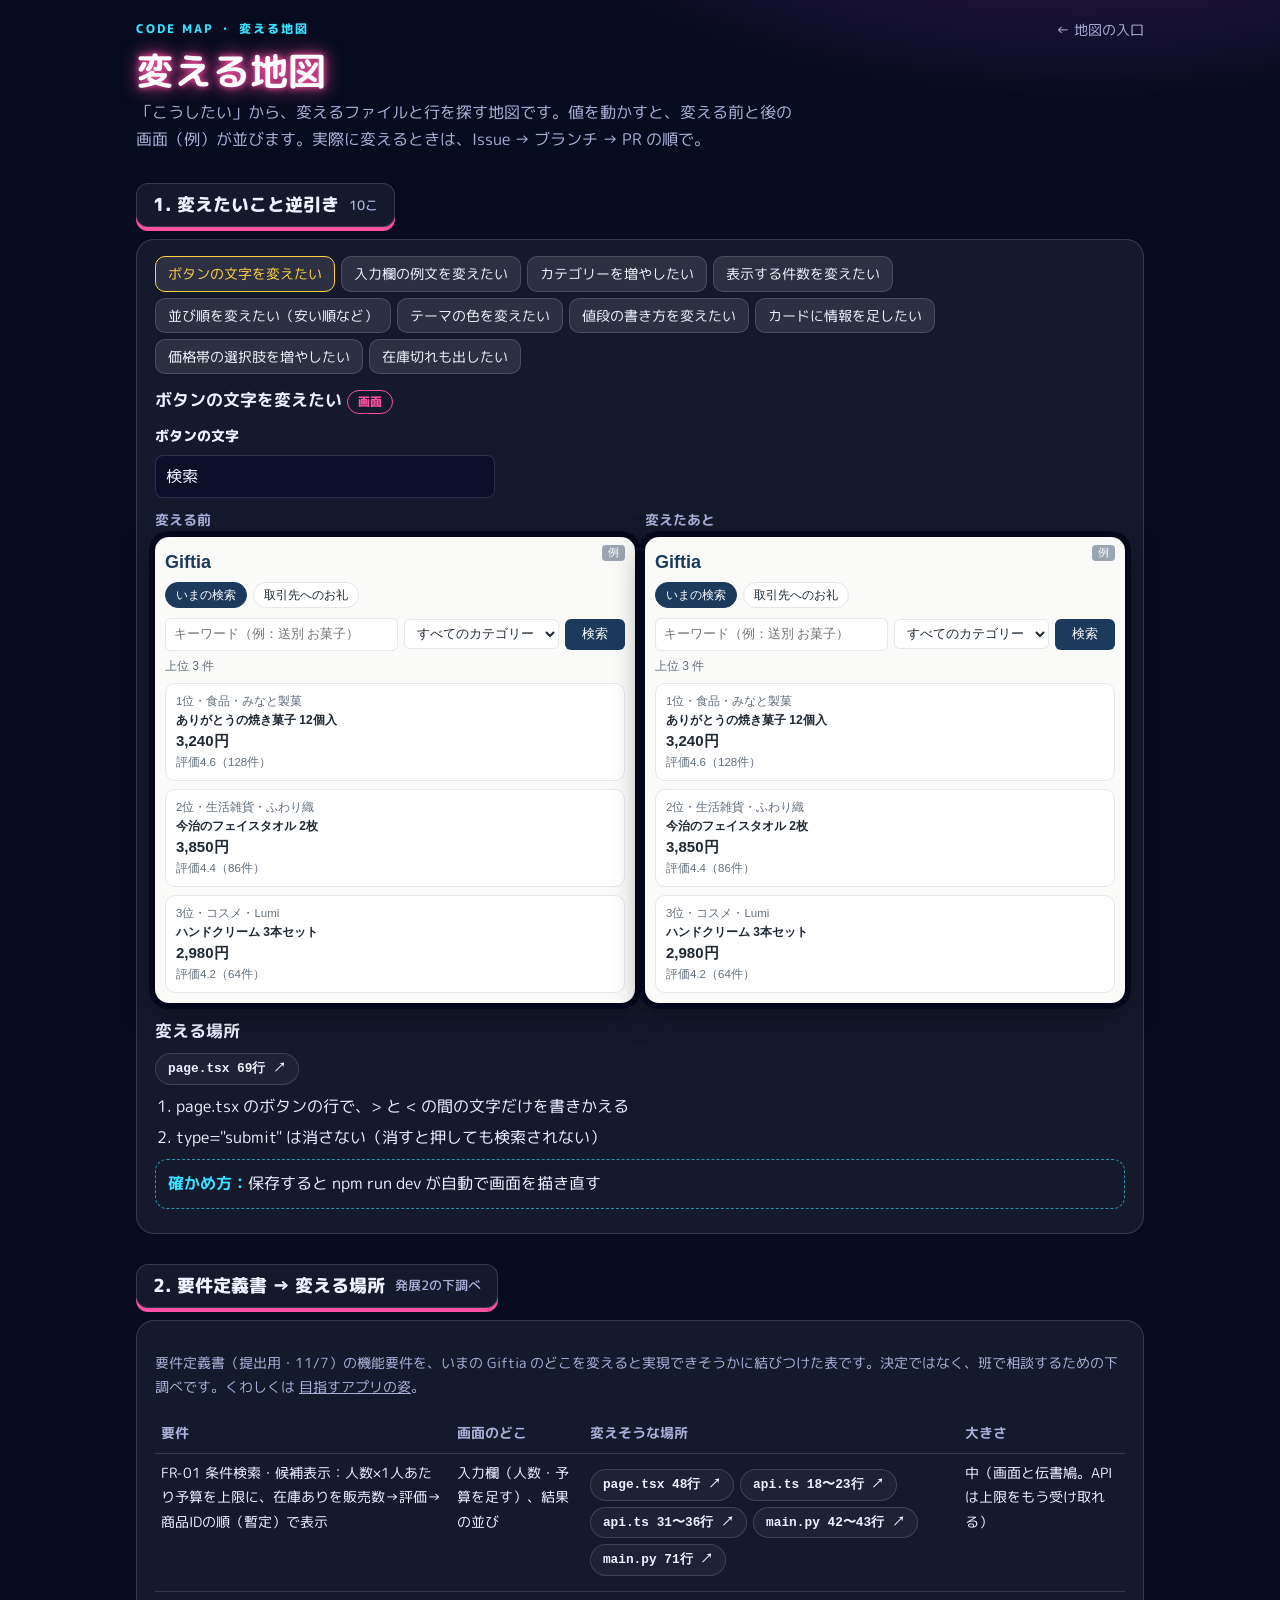
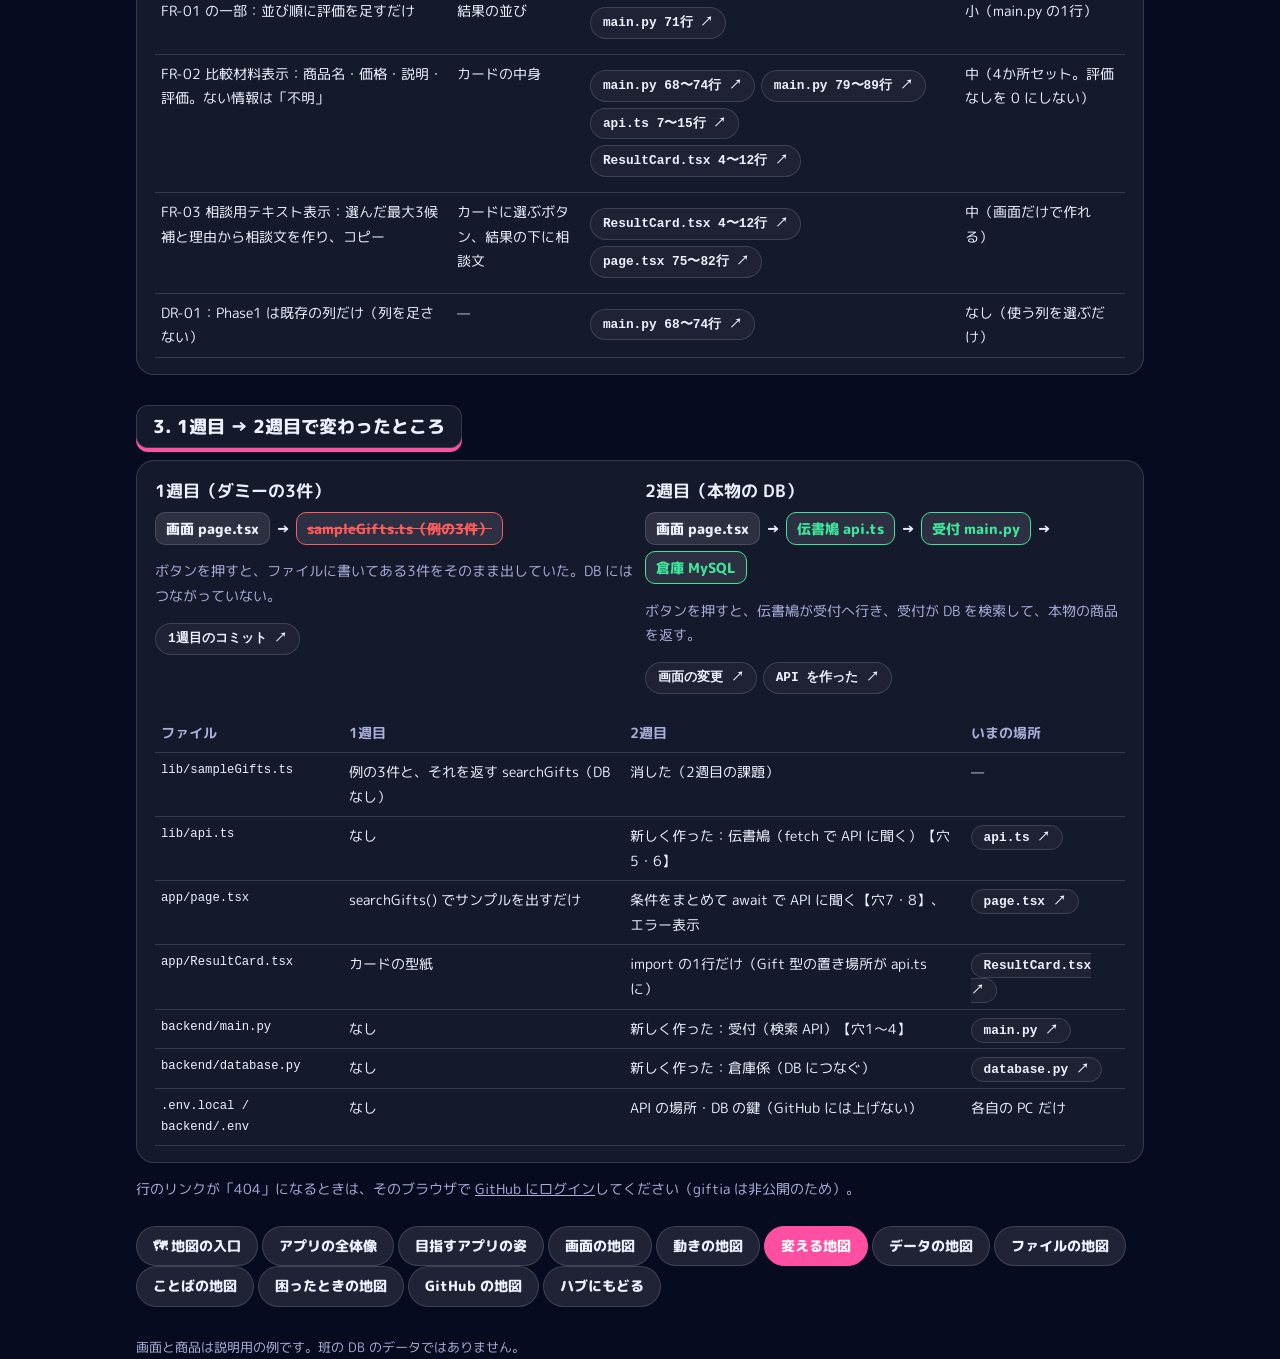
<file: change.html>
<!DOCTYPE html>
<html lang="ja">
<head>
<meta charset="UTF-8">
<meta name="viewport" content="width=device-width, initial-scale=1">
<title>変える地図 ｜ コードの地図</title>
<link href="https://fonts.googleapis.com/css2?family=M+PLUS+Rounded+1c:wght@500;800&display=swap" rel="stylesheet">
<link rel="stylesheet" href="assets/map.css">
<style>
  .ba { display: grid; gap: 10px; grid-template-columns: repeat(2, minmax(0, 1fr)); }
  @media (max-width: 520px) { .ba { grid-template-columns: minmax(0, 1fr); } }
  .ba h4 { margin: 0 0 6px; font-size: .85rem; color: var(--muted); }
  .ba .gscreen { font-size: 12px; padding: 10px; }
  .ba .gscreen .gt { font-size: 18px; }
  .ctrl { display: grid; gap: 6px; margin: 10px 0; }
  .ctrl label { font-weight: 800; font-size: .9rem; }
  .ctrl input[type=text], .ctrl select { font: inherit; max-width: 340px; padding: 7px 10px; border-radius: 8px; border: 1px solid var(--line); background: #0b0f2a; color: var(--text); }
  .ctrl input[type=range] { max-width: 340px; accent-color: var(--pink); }
  .sws { display: flex; gap: 8px; flex-wrap: wrap; }
  .sw { width: 32px; height: 32px; border-radius: 50%; border: 2px solid var(--line); cursor: pointer; }
  .sw[aria-pressed="true"] { border-color: #fff; box-shadow: 0 0 0 3px var(--pink); }
  .steps { margin: 6px 0 0; padding-left: 1.3em; } .steps li { margin: 4px 0; }
  .diagram { display: grid; gap: 10px; grid-template-columns: repeat(2, minmax(0, 1fr)); }
  @media (max-width: 640px) { .diagram { grid-template-columns: minmax(0, 1fr); } }
  .chain { display: flex; flex-wrap: wrap; align-items: center; gap: 6px; font-weight: 800; font-size: .85rem; }
  .chain span { padding: 4px 10px; border-radius: 10px; background: var(--card2); border: 1px solid var(--line); }
  .chain span.new { border-color: var(--green); color: var(--green); }
  .chain span.gone { border-color: var(--red); color: var(--red); text-decoration: line-through; }
</style>
</head>
<body>
<div class="wrap">
  <div class="top"><span class="kicker">CODE MAP ・ 変える地図</span><a href="map.html">← 地図の入口</a></div>
  <h1><span class="p">変える地図</span></h1>
  <p class="lead">「こうしたい」から、変えるファイルと行を探す地図です。値を動かすと、変える前と後の画面（例）が並びます。実際に変えるときは、Issue → ブランチ → PR の順で。</p>

  <h2 class="sec-title">1. 変えたいこと逆引き <small>10こ</small></h2>
  <div class="card">
    <div class="chips" id="wants"></div>
    <div id="want" style="margin-top:12px" aria-live="polite"></div>
  </div>

  <h2 class="sec-title">2. 要件定義書 → 変える場所 <small>発展2の下調べ</small></h2>
  <div class="card scroll">
    <p class="muted">要件定義書（提出用・11/7）の機能要件を、いまの Giftia のどこを変えると実現できそうかに結びつけた表です。決定ではなく、班で相談するための下調べです。くわしくは <a href="vision.html#code-trace">目指すアプリの姿</a>。</p>
    <table class="t" id="req">
      <tr><th>要件</th><th>画面のどこ</th><th>変えそうな場所</th><th>大きさ</th></tr>
    </table>
  </div>

  <h2 class="sec-title">3. 1週目 → 2週目で変わったところ</h2>
  <div class="card">
    <div class="diagram">
      <div><h3>1週目（ダミーの3件）</h3><div class="chain"><span>画面 page.tsx</span>→<span class="gone">sampleGifts.ts（例の3件）</span></div>
        <p class="muted">ボタンを押すと、ファイルに書いてある3件をそのまま出していた。DB にはつながっていない。</p>
        <div class="refs"><a class="ref" href="https://github.com/AR7ST/giftia/commit/373f901" target="_blank" rel="noopener">1週目のコミット ↗</a></div></div>
      <div><h3>2週目（本物の DB）</h3><div class="chain"><span>画面 page.tsx</span>→<span class="new">伝書鳩 api.ts</span>→<span class="new">受付 main.py</span>→<span class="new">倉庫 MySQL</span></div>
        <p class="muted">ボタンを押すと、伝書鳩が受付へ行き、受付が DB を検索して、本物の商品を返す。</p>
        <div class="refs"><a class="ref" href="https://github.com/AR7ST/giftia/commit/2ba468a" target="_blank" rel="noopener">画面の変更 ↗</a><a class="ref" href="https://github.com/AR7ST/giftia/commit/919b750" target="_blank" rel="noopener">API を作った ↗</a></div></div>
    </div>
    <div class="scroll" style="margin-top:12px">
      <table class="t" id="w12">
        <tr><th>ファイル</th><th>1週目</th><th>2週目</th><th>いまの場所</th></tr>
      </table>
    </div>
  </div>

  <div style="margin-top:24px" id="mapnav"></div>
  <footer>画面と商品は説明用の例です。班の DB のデータではありません。</footer>
</div>
<script src="assets/map.js"></script>
<script>
const $ = s => document.querySelector(s);
const BASE = { label: "検索", placeholder: "キーワード（例：送別 お菓子）", cats: ["コスメ", "食品", "生活雑貨"], limit: 3, order: "sales", accent: "#1b3a5c", price: "comma", extra: "", stock: false, bands: 2 };
function mock(o) {
  const r = searchSample({ keyword: "", category: "", indivWrap: false, priceBand: "" }, { limit: o.limit, order: o.order }).results;
  const extra = o.extra === "sales" ? g => `<p class="gmeta">販売数 ${g.sales}</p>` : o.extra === "wrap" ? g => (g.wrap ? `<p class="gmeta">個包装あり</p>` : "") : null;
  return `<div class="gscreen" style="--acc:${o.accent}"><span class="ex">例</span><div class="gt">Giftia</div>
    <div class="gm"><button type="button" class="on" tabindex="-1">いまの検索</button><button type="button" tabindex="-1">取引先へのお礼</button></div>
    <form onsubmit="return false"><input type="text" placeholder="${esc(o.placeholder)}" tabindex="-1" aria-label="例"><select tabindex="-1" aria-label="例"><option>すべてのカテゴリー</option>${o.cats.map(c => `<option>${esc(c)}</option>`).join("")}</select><button class="gb" type="button" tabindex="-1">${esc(o.label)}</button></form>
    ${o.showCats ? `<p class="gsum">選べるカテゴリー：${o.cats.map(esc).join("・")}</p>` : ""}${o.showBands ? `<p class="gsum">価格帯：${["3,000〜5,000円", "5,000〜10,000円", "10,000円〜"].slice(0, o.bands).join("・")}</p>` : ""}
    ${o.stock ? `<p class="gsum">（在庫切れの商品も出る）</p>` : ""}
    <p class="gsum">上位 ${o.limit} 件</p>${r.map((g, i) => cardHTML(g, i, { price: o.price, extra })).join("")}</div>`;
}
const W = [
  { t: "ボタンの文字を変えたい", kind: "fe", keys: ["button"], ctrl: () => `<label for="v">ボタンの文字</label><input type="text" id="v" maxlength="10" value="${esc(cur.label)}">`, on: v => cur.label = v || "検索",
    how: ["page.tsx のボタンの行で、&gt; と &lt; の間の文字だけを書きかえる", "type=\"submit\" は消さない（消すと押しても検索されない）"], check: "保存すると npm run dev が自動で画面を描き直す" },
  { t: "入力欄の例文を変えたい", kind: "fe", keys: ["input"], ctrl: () => `<label for="v">例文（placeholder）</label><input type="text" id="v" maxlength="30" value="${esc(cur.placeholder)}">`, on: v => cur.placeholder = v,
    how: ["入力欄の行の placeholder の文字を書きかえる", "例文は検索には使われない。使う人が迷わない例にする"], check: "npm run dev のまま、画面を見れば変わる" },
  { t: "カテゴリーを増やしたい", kind: "fe", keys: ["options", "wCat"], ctrl: () => `<label for="v">足すカテゴリー</label><select id="v"><option value="">（足さない）</option><option>インテリア</option><option>キッチン</option><option>ファッション</option></select>`, on: v => { cur.cats = v ? [...BASE.cats, v] : BASE.cats.slice(); cur.showCats = true; },
    how: ["選択肢の行を1行足す。value の文字は、DB の category の文字と1文字もちがわないようにする", "受付（main.py）は変えなくてよい。もらった文字で「カテゴリーが同じ」をしぼるだけ"], check: "DB にない名前だと0件になる。どんなカテゴリーがあるかは /docs で試すか、データ定義で確かめる（ここの3つは例）" },
  { t: "表示する件数を変えたい", kind: "be", keys: ["aLimit", "summary"], ctrl: () => `<label for="v">返す件数：<b id="vv">${cur.limit}</b> 件</label><input type="range" id="v" min="1" max="10" value="${cur.limit}">`, on: v => { cur.limit = +v; const e = $("#vv"); if (e) e.textContent = v; },
    how: ["受付（main.py）の limit の初期値（いまは 20）を変える。1〜100 の間", "画面の「上位 ◯ 件」は、もらった数を数えているだけなので、画面は変えなくてよい"], check: "uvicorn --reload なら保存で読み直す。/docs でも件数を確かめられる（ここの例は10件まで）" },
  { t: "並び順を変えたい（安い順など）", kind: "be", keys: ["orderBy"], ctrl: () => `<label for="v">並べ方</label><select id="v"><option value="sales">販売数が多い順（いま）</option><option value="price">安い順</option><option value="rating">評価が高い順</option><option value="reviews">レビューが多い順</option></select>`, on: v => cur.order = v,
    how: ["注文書の「この順で持ってきて」（ORDER BY）の行を変える。大きい順は DESC、小さい順は ASC", "要件定義書 FR-01「決めたルールで並べる」は、ここを変える話"], check: "/docs で同じ条件を試して、順番が変わったかを見る" },
  { t: "テーマの色を変えたい", kind: "css", keys: ["cssVars"], ctrl: () => `<label>色（--accent）</label><div class="sws">${["#1b3a5c", "#c2185b", "#2e7d32", "#5e35b1", "#e65100"].map(c => `<button class="sw" style="background:${c}" data-c="${c}" aria-pressed="${cur.accent === c}" aria-label="${c}"></button>`).join("")}</div>`, on: v => cur.accent = v, swatch: true,
    how: ["globals.css の一番上、:root の --accent を1か所変える", "看板・選ばれたタブ・検索ボタンの色が、そろって変わる"], check: "保存すると画面に反映。文字が読みにくくならないかも見る" },
  { t: "値段の書き方を変えたい", kind: "fe", keys: ["cardPrice"], ctrl: () => `<label for="v">見せ方</label><select id="v"><option value="comma">3,240円（いま）</option><option value="plain">3240円</option><option value="yen">¥3,240</option></select>`, on: v => cur.price = v,
    how: ["カードの型紙（ResultCard.tsx）の値段の行を変える", "型紙を1か所直すと、全部のカードが変わる"], check: "npm run dev で画面を見る" },
  { t: "カードに情報を足したい", kind: "be", keys: ["sqlSelect", "toGift", "giftType", "card"], ctrl: () => `<label for="v">足す情報</label><select id="v"><option value="">（足さない）</option><option value="sales">販売数</option><option value="wrap">個包装あり</option></select>`, on: v => cur.extra = v,
    how: ["4か所をセットで変える：① 注文書で取る列を足す（main.py の SELECT） ② 名札の付け替えに1行足す（to_gift） ③ 画面の商品の形に1行足す（api.ts の Gift 型） ④ カードに表示を足す（ResultCard.tsx）", "画面と API のつなぎ目を変えるので、AGENTS.md のとおり同じ PR でまとめて変える（モノレポなので1つの PR でできる）"], check: "/docs で新しい項目が返ってくるか → 画面に出るか、の順に確かめる" },
  { t: "価格帯の選択肢を増やしたい", kind: "fe", keys: ["priceSel", "pPrice"], ctrl: () => `<label for="v">価格帯の数</label><select id="v"><option value="2">2つ（いま）</option><option value="3">3つ（10,000円〜 を足す）</option></select>`, on: v => { cur.bands = +v; cur.showBands = true; },
    how: ["① 画面の価格帯の選択肢に1行足す（page.tsx） ② 伝書鳩がその値を下限・上限に言いかえる行を足す（api.ts）", "受付（main.py）は price_min・price_max をもう持っているので、変えなくてよい"], check: "「取引先へのお礼」タブで選んで検索し、値段が範囲に入っているかを見る" },
  { t: "在庫切れも出したい", kind: "be", keys: ["whereInit"], ctrl: () => `<label for="v">在庫切れ</label><select id="v"><option value="">出さない（いま）</option><option value="1">出す</option></select>`, on: v => cur.stock = !!v,
    how: ["注文書の最初の条件「在庫がある」（stock > 0）を外す", "送別ギフトでは在庫切れは選べないので、本当に必要かを要件と照らして決める"], check: "/docs で件数（total）が増えるかを見る" },
];
let wi = 0, cur = JSON.parse(JSON.stringify(BASE));
$("#wants").innerHTML = W.map((w, i) => `<button class="chip" data-i="${i}" aria-pressed="${i === 0}">${w.t}</button>`).join("");
document.querySelectorAll("#wants .chip").forEach(b => b.onclick = () => { wi = +b.dataset.i; cur = JSON.parse(JSON.stringify(BASE)); document.querySelectorAll("#wants .chip").forEach(x => x.setAttribute("aria-pressed", x === b)); want(); });
function want() {
  const w = W[wi];
  $("#want").innerHTML = `<h3>${w.t} <span class="pill ${w.kind}">${{ fe: "画面", be: "API", css: "見た目" }[w.kind]}</span></h3>
    <div class="ctrl">${w.ctrl()}</div>
    <div class="ba"><div><h4>変える前</h4>${mock(Object.assign({}, BASE, { showCats: cur.showCats, showBands: cur.showBands }))}</div><div><h4>変えたあと</h4><div id="after">${mock(cur)}</div></div></div>
    <h3 style="margin-top:14px">変える場所</h3><div class="refs">${w.keys.map(k => ref(k)).join("")}</div>
    <ol class="steps">${w.how.map(h => `<li>${h}</li>`).join("")}</ol>
    <div class="say"><b>確かめ方：</b>${w.check}</div>`;
  const v = $("#v");
  if (v) { const fn = () => { w.on(v.value); $("#after").innerHTML = mock(cur); }; v.addEventListener("input", fn); v.addEventListener("change", fn); }
  if (w.swatch) document.querySelectorAll(".sw").forEach(b => b.onclick = () => { w.on(b.dataset.c); document.querySelectorAll(".sw").forEach(x => x.setAttribute("aria-pressed", x === b)); $("#after").innerHTML = mock(cur); });
}
want();

const REQ = [
  ["FR-01 条件検索・候補表示：人数×1人あたり予算を上限に、在庫ありを販売数→評価→商品IDの順（暫定）で表示", "入力欄（人数・予算を足す）、結果の並び", ["form", "condType", "params", "aPrice", "orderBy"], "中（画面と伝書鳩。API は上限をもう受け取れる）"],
  ["FR-01 の一部：並び順に評価を足すだけ", "結果の並び", ["orderBy"], "小（main.py の1行）"],
  ["FR-02 比較材料表示：商品名・価格・説明・評価。ない情報は「不明」", "カードの中身", ["sqlSelect", "toGift", "giftType", "card"], "中（4か所セット。評価なしを 0 にしない）"],
  ["FR-03 相談用テキスト表示：選んだ最大3候補と理由から相談文を作り、コピー", "カードに選ぶボタン、結果の下に相談文", ["card", "resultsArea"], "中（画面だけで作れる）"],
  ["DR-01：Phase1 は既存の列だけ（列を足さない）", "—", ["sqlSelect"], "なし（使う列を選ぶだけ）"],
];
$("#req").insertAdjacentHTML("beforeend", REQ.map(r => `<tr><td>${r[0]}</td><td>${r[1]}</td><td><div class="refs">${r[2].map(k => ref(k)).join("")}</div></td><td>${r[3]}</td></tr>`).join(""));

const WK = [
  ["lib/sampleGifts.ts", "例の3件と、それを返す searchGifts（DB なし）", "消した（2週目の課題）", "—"],
  ["lib/api.ts", "なし", "新しく作った：伝書鳩（fetch で API に聞く）【穴5・6】", "giftia-frontend/lib/api.ts"],
  ["app/page.tsx", "searchGifts() でサンプルを出すだけ", "条件をまとめて await で API に聞く【穴7・8】、エラー表示", "giftia-frontend/app/page.tsx"],
  ["app/ResultCard.tsx", "カードの型紙", "import の1行だけ（Gift 型の置き場所が api.ts に）", "giftia-frontend/app/ResultCard.tsx"],
  ["backend/main.py", "なし", "新しく作った：受付（検索 API）【穴1〜4】", "backend/main.py"],
  ["backend/database.py", "なし", "新しく作った：倉庫係（DB につなぐ）", "backend/database.py"],
  [".env.local / backend/.env", "なし", "API の場所・DB の鍵（GitHub には上げない）", "各自の PC だけ"],
];
$("#w12").insertAdjacentHTML("beforeend", WK.map(r => `<tr><td class="mono">${r[0]}</td><td>${r[1]}</td><td>${r[2]}</td><td>${r[3].startsWith("giftia") || r[3].startsWith("backend") ? `<a class="ref" href="${REPO}${r[3]}" target="_blank" rel="noopener">${r[3].split("/").pop()} ↗</a>` : r[3]}</td></tr>`).join(""));
</script>
</body>
</html>
</file>
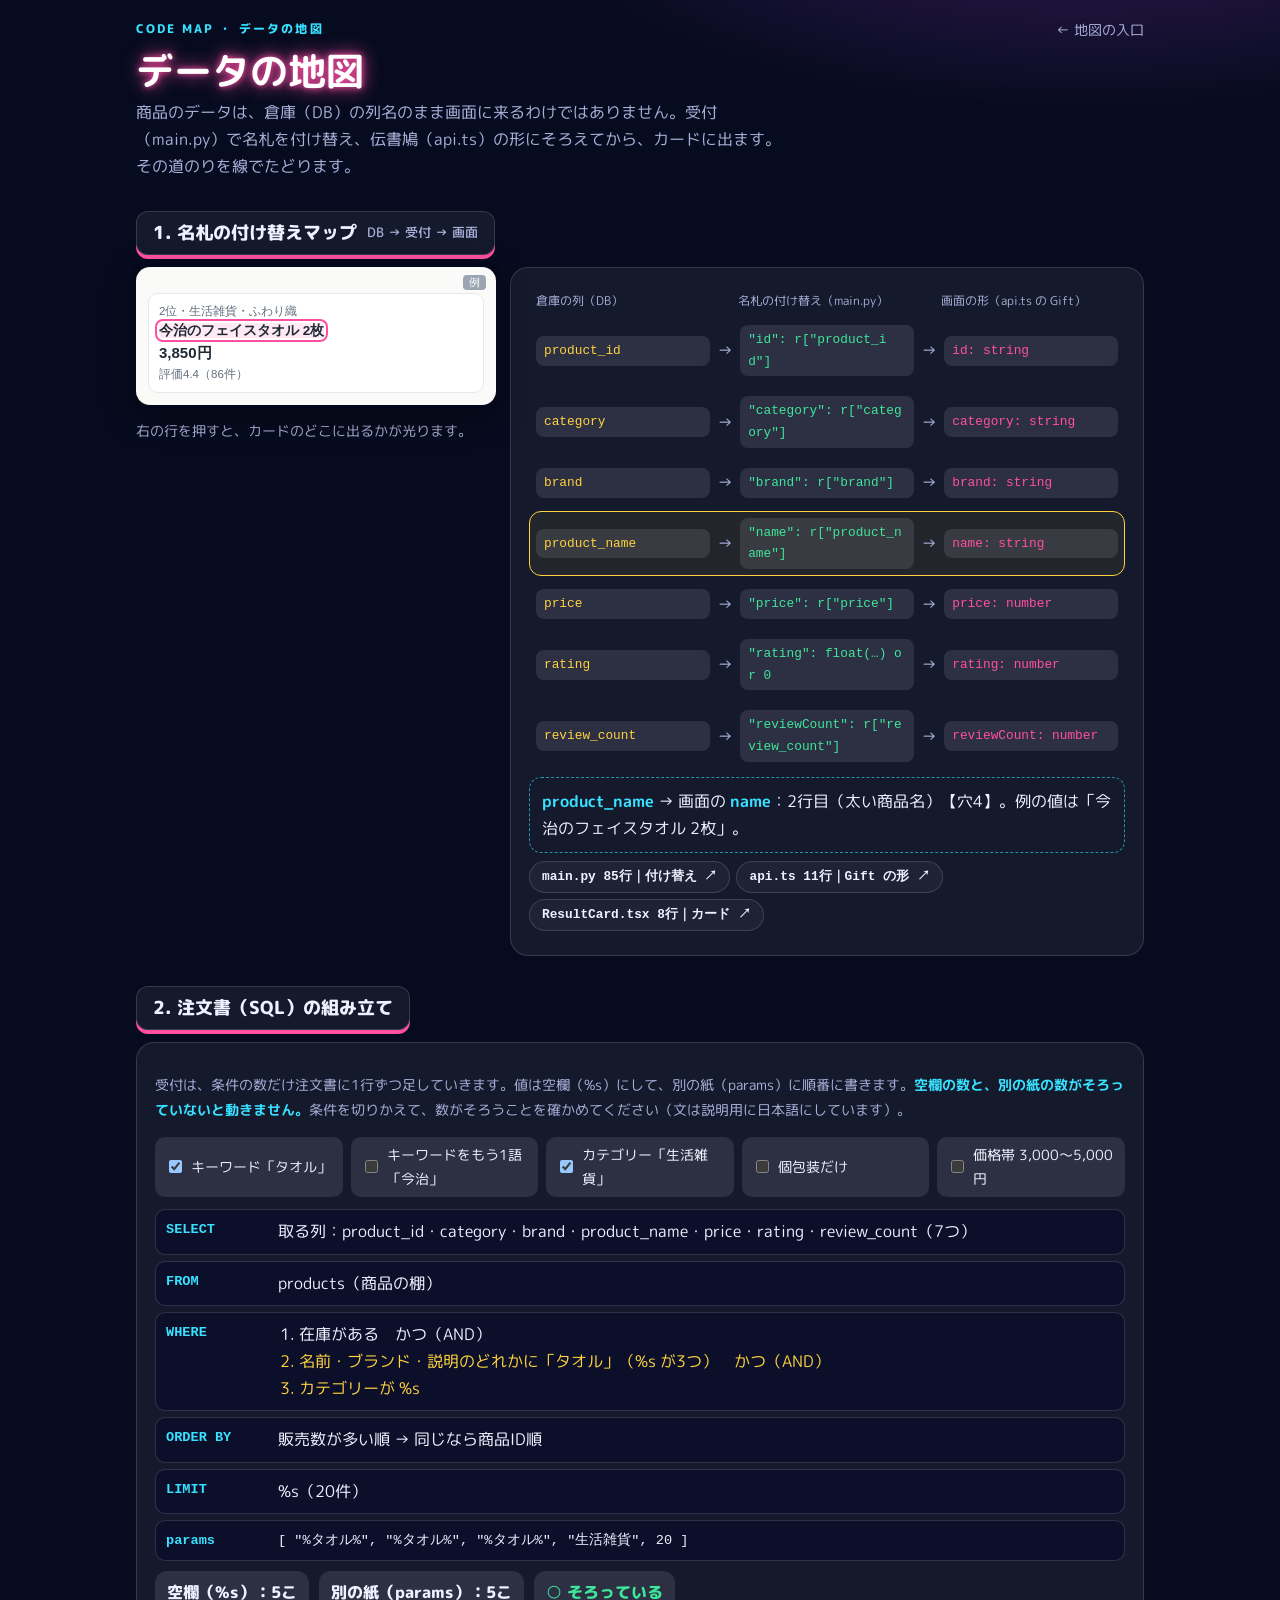
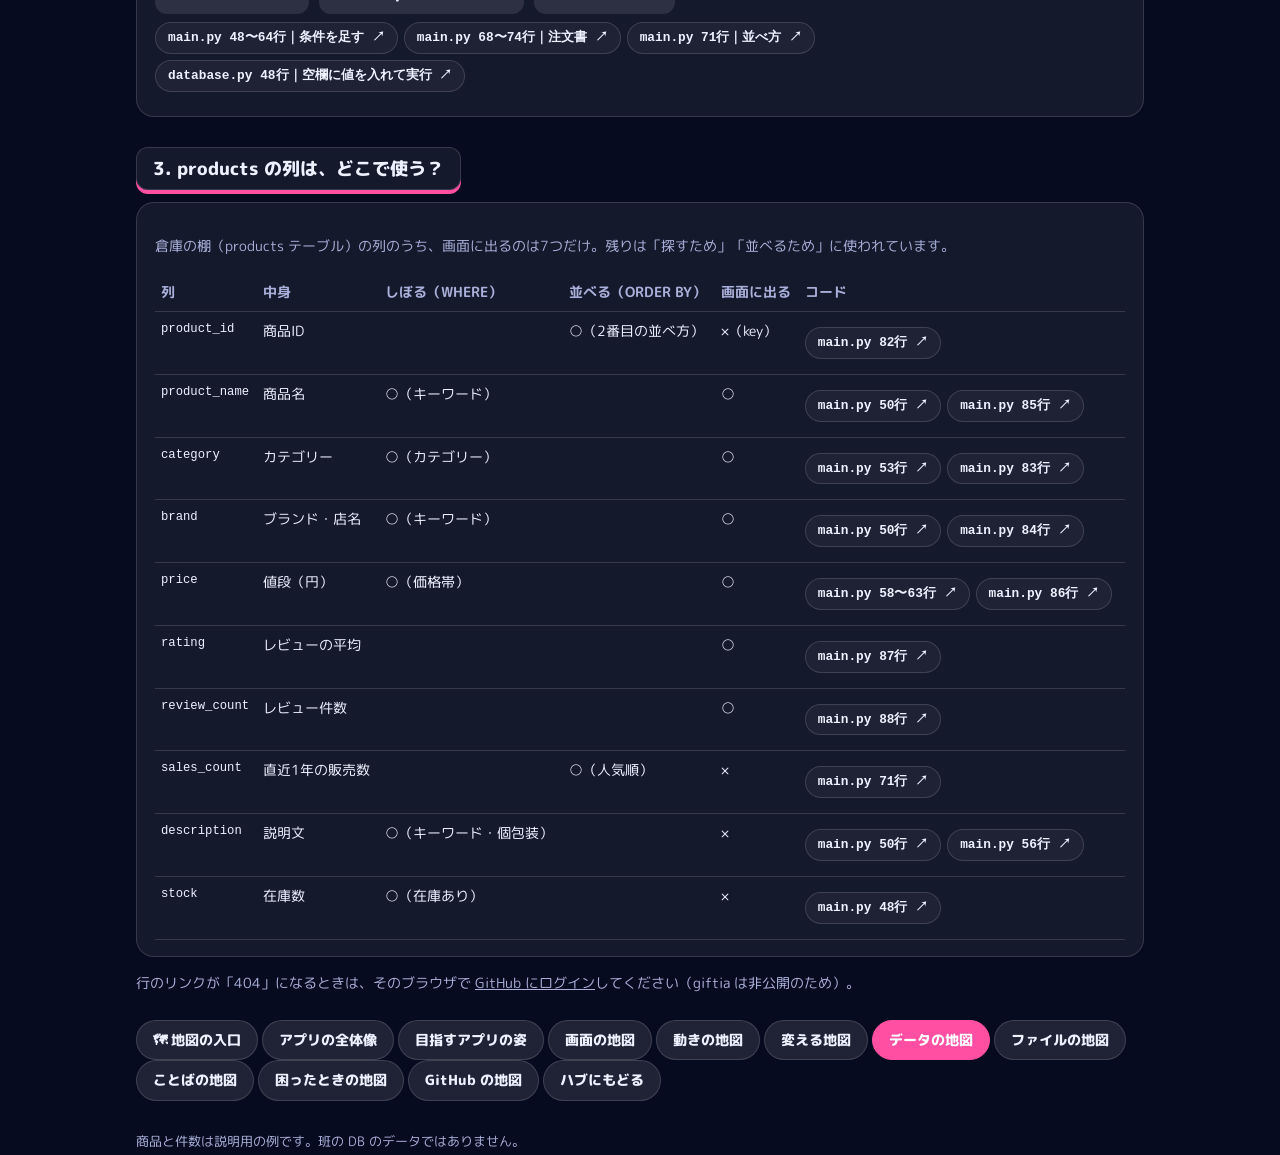
<file: data.html>
<!DOCTYPE html>
<html lang="ja">
<head>
<meta charset="UTF-8">
<meta name="viewport" content="width=device-width, initial-scale=1">
<title>データの地図 ｜ コードの地図</title>
<link href="https://fonts.googleapis.com/css2?family=M+PLUS+Rounded+1c:wght@500;800&display=swap" rel="stylesheet">
<link rel="stylesheet" href="assets/map.css">
<style>
  .tag3 { display: grid; gap: 6px; }
  .row3 { display: grid; grid-template-columns: minmax(0, 1fr) 1.4em minmax(0, 1fr) 1.4em minmax(0, 1fr); gap: 4px; align-items: center; padding: 6px; border-radius: 12px; border: 1px solid transparent; cursor: pointer; background: none; color: inherit; font: inherit; text-align: left; width: 100%; }
  .row3:hover, .row3.on { border-color: var(--yellow); background: rgba(255,210,63,.06); }
  .row3 .c { font-family: var(--mono); font-size: .8rem; padding: 4px 8px; border-radius: 8px; background: var(--card2); word-break: break-all; }
  .row3 .c.db { color: var(--yellow); } .row3 .c.py { color: var(--green); } .row3 .c.ts { color: var(--pink); }
  .row3 .ar { color: var(--muted); text-align: center; }
  .head3 { font-size: .75rem; color: var(--muted); }
  @media (max-width: 560px) {
    .row3 { grid-template-columns: minmax(0, 1fr); gap: 2px; }
    .row3 .ar { transform: rotate(90deg); line-height: 1; }
    .head3 { display: none !important; }
    .row3 .c.db::before { content: "倉庫の列："; color: var(--muted); font-family: system-ui, sans-serif; }
    .row3 .c.py::before { content: "付け替え："; color: var(--muted); font-family: system-ui, sans-serif; }
    .row3 .c.ts::before { content: "画面の形："; color: var(--muted); font-family: system-ui, sans-serif; }
  }
  .gscreen .hl { outline: 2px solid var(--pink); outline-offset: 2px; border-radius: 4px; background: rgba(255,79,163,.12); }
  .toggles { display: grid; gap: 8px; grid-template-columns: repeat(auto-fit, minmax(160px, 1fr)); margin: 8px 0 12px; }
  .toggles label { display: flex; gap: 6px; align-items: center; font-size: .9rem; padding: 6px 10px; border-radius: 10px; background: var(--card2); }
  .sql { display: grid; gap: 6px; }
  .sql .blk { display: grid; grid-template-columns: 6.5em minmax(0, 1fr); gap: 8px; padding: 8px 10px; border-radius: 10px; background: #0b0f2a; border: 1px solid var(--line); }
  .sql .blk b { color: var(--cyan); font-family: var(--mono); font-size: .85rem; }
  .sql .blk ol { margin: 0; padding-left: 1.3em; } .sql .blk li.new { color: var(--yellow); }
  .count { display: flex; gap: 10px; flex-wrap: wrap; margin-top: 10px; }
  .count div { padding: 8px 12px; border-radius: 12px; background: var(--card2); font-weight: 800; }
  .count .ok { color: var(--green); } .count .ng { color: var(--red); }
</style>
</head>
<body>
<div class="wrap">
  <div class="top"><span class="kicker">CODE MAP ・ データの地図</span><a href="map.html">← 地図の入口</a></div>
  <h1><span class="p">データの地図</span></h1>
  <p class="lead">商品のデータは、倉庫（DB）の列名のまま画面に来るわけではありません。受付（main.py）で名札を付け替え、伝書鳩（api.ts）の形にそろえてから、カードに出ます。その道のりを線でたどります。</p>

  <h2 class="sec-title">1. 名札の付け替えマップ <small>DB → 受付 → 画面</small></h2>
  <div class="grid2">
    <div>
      <div class="gscreen" id="card"></div>
      <p class="muted">右の行を押すと、カードのどこに出るかが光ります。</p>
    </div>
    <div class="card">
      <div class="row3 head3" style="cursor:default"><span>倉庫の列（DB）</span><span></span><span>名札の付け替え（main.py）</span><span></span><span>画面の形（api.ts の Gift）</span></div>
      <div class="tag3" id="rows"></div>
      <div id="rowInfo" aria-live="polite"></div>
    </div>
  </div>

  <h2 class="sec-title">2. 注文書（SQL）の組み立て</h2>
  <div class="card">
    <p class="muted">受付は、条件の数だけ注文書に1行ずつ足していきます。値は空欄（%s）にして、別の紙（params）に順番に書きます。<b style="color:var(--cyan)">空欄の数と、別の紙の数がそろっていないと動きません。</b>条件を切りかえて、数がそろうことを確かめてください（文は説明用に日本語にしています）。</p>
    <div class="toggles">
      <label><input type="checkbox" id="k1" checked> キーワード「タオル」</label>
      <label><input type="checkbox" id="k2"> キーワードをもう1語「今治」</label>
      <label><input type="checkbox" id="k3" checked> カテゴリー「生活雑貨」</label>
      <label><input type="checkbox" id="k4"> 個包装だけ</label>
      <label><input type="checkbox" id="k5"> 価格帯 3,000〜5,000円</label>
    </div>
    <div class="sql" id="sql"></div>
    <div class="count" id="count"></div>
    <div class="refs" id="sqlRefs"></div>
  </div>

  <h2 class="sec-title">3. products の列は、どこで使う？</h2>
  <div class="card scroll">
    <p class="muted">倉庫の棚（products テーブル）の列のうち、画面に出るのは7つだけ。残りは「探すため」「並べるため」に使われています。</p>
    <table class="t" id="cols">
      <tr><th>列</th><th>中身</th><th>しぼる（WHERE）</th><th>並べる（ORDER BY）</th><th>画面に出る</th><th>コード</th></tr>
    </table>
  </div>

  <div style="margin-top:24px" id="mapnav"></div>
  <footer>商品と件数は説明用の例です。班の DB のデータではありません。</footer>
</div>
<script src="assets/map.js"></script>
<script>
const $ = s => document.querySelector(s);
const G = SAMPLE[1];
/* [DB の列, 名札の付け替え, 画面の名前, カードの場所, main の行, api の行, card の行, 例の値] */
const R = [
  ["product_id", '"id": r["product_id"]', "id: string", "（画面には出ない。カードを見分ける key に使う）", 82, 8, null, G.id, "key"],
  ["category", '"category": r["category"]', "category: string", "1行目「◯位・カテゴリー・…」", 83, 9, 7, G.category, "cat"],
  ["brand", '"brand": r["brand"]', "brand: string", "1行目の最後（ブランド・店名）", 84, 10, 7, G.brand, "brand"],
  ["product_name", '"name": r["product_name"]', "name: string", "2行目（太い商品名）【穴4】", 85, 11, 8, G.name, "name"],
  ["price", '"price": r["price"]', "price: number", "3行目（値段。カンマを付けて表示）", 86, 12, 9, G.price, "price"],
  ["rating", '"rating": float(…) or 0', "rating: number", "4行目「評価◯」（レビューなしは 0）", 87, 13, 10, G.rating, "rating"],
  ["review_count", '"reviewCount": r["review_count"]', "reviewCount: number", "4行目のかっこの中「（◯件）」", 88, 14, 10, G.reviewCount, "rev"],
];
let ri = 3;
function drawCard() {
  const hl = R[ri][8];
  const w = (k, t) => `<span class="${hl === k ? "hl" : ""}">${t}</span>`;
  $("#card").innerHTML = `<span class="ex">例</span><div class="gc" style="margin-top:14px"><p class="gmeta">2位・${w("cat", esc(G.category))}・${w("brand", esc(G.brand))}</p><p class="gn">${w("name", esc(G.name))}</p><p class="gp">${w("price", G.price.toLocaleString() + "円")}</p><p class="gmeta">評価${w("rating", G.rating)}（${w("rev", G.reviewCount)}件）</p></div>${hl === "key" ? `<p class="gsum" style="margin-top:8px">id は画面に出ない。map で並べるときの目印（key）になる。</p>` : ""}`;
}
function drawRows() {
  $("#rows").innerHTML = R.map((r, i) => `<button class="row3${i === ri ? " on" : ""}" data-i="${i}"><span class="c db">${r[0]}</span><span class="ar">→</span><span class="c py">${esc(r[1])}</span><span class="ar">→</span><span class="c ts">${r[2]}</span></button>`).join("");
  document.querySelectorAll(".row3[data-i]").forEach(b => b.onclick = () => { ri = +b.dataset.i; drawRows(); drawCard(); });
  const r = R[ri];
  $("#rowInfo").innerHTML = `<div class="say"><b>${r[0]}</b> → 画面の <b>${r[2].split(":")[0]}</b>：${r[3]}。例の値は「${esc(r[7])}」。</div>
    <div class="refs">${refL("main", r[4], r[4], "付け替え")}${refL("api", r[5], r[5], "Gift の形")}${r[6] ? refL("card", r[6], r[6], "カード") : ref("mapCards", "key に使う")}</div>`;
}
drawRows(); drawCard();

function sql() {
  const k = n => $("#k" + n).checked;
  const words = [k(1) && "タオル", k(2) && "今治"].filter(Boolean);
  const conds = [["在庫がある", [], "whereInit", false]];
  words.forEach(w => conds.push([`名前・ブランド・説明のどれかに「${w}」（%s が3つ）`, [`%${w}%`, `%${w}%`, `%${w}%`], "wQ", true]));
  if (k(3)) conds.push(["カテゴリーが %s", ["生活雑貨"], "wCat", true]);
  if (k(4)) conds.push(["説明文が %s に当てはまる（どこかに個包装）", ["%個包装%"], "wIndiv", true]);
  if (k(5)) conds.push(["値段が %s 以上", [3000], "wPrice", true], ["値段が %s 以下", [4999], "wPrice", true]);
  const params = conds.flatMap(c => c[1]);
  const blanks = conds.reduce((n, c) => n + c[1].length, 0);
  $("#sql").innerHTML = `
    <div class="blk"><b>SELECT</b><span>取る列：product_id・category・brand・product_name・price・rating・review_count（7つ）</span></div>
    <div class="blk"><b>FROM</b><span>products（商品の棚）</span></div>
    <div class="blk"><b>WHERE</b><ol>${conds.map((c, i) => `<li class="${c[3] ? "new" : ""}">${esc(c[0])}${i < conds.length - 1 ? "　かつ（AND）" : ""}</li>`).join("")}</ol></div>
    <div class="blk"><b>ORDER BY</b><span>販売数が多い順 → 同じなら商品ID順</span></div>
    <div class="blk"><b>LIMIT</b><span>%s（20件）</span></div>
    <div class="blk"><b>params</b><span class="mono" style="word-break:break-all">[ ${params.map(p => typeof p === "number" ? p : `"${esc(p)}"`).join(", ")}${params.length ? ", " : ""}20 ]</span></div>`;
  $("#count").innerHTML = `<div>空欄（%s）：${blanks + 1}こ</div><div>別の紙（params）：${params.length + 1}こ</div><div class="${blanks === params.length ? "ok" : "ng"}">${blanks === params.length ? "○ そろっている" : "× ずれている"}</div>`;
}
document.querySelectorAll(".toggles input").forEach(i => i.onchange = sql);
sql();
$("#sqlRefs").innerHTML = ref("where", "条件を足す") + ref("sqlSelect", "注文書") + ref("orderBy", "並べ方") + ref("execute", "空欄に値を入れて実行");

const COLS = [
  ["product_id", "商品ID", "", "○（2番目の並べ方）", "×（key）", [["main", 82, 82]]],
  ["product_name", "商品名", "○（キーワード）", "", "○", [["main", 50, 50], ["main", 85, 85]]],
  ["category", "カテゴリー", "○（カテゴリー）", "", "○", [["main", 53, 53], ["main", 83, 83]]],
  ["brand", "ブランド・店名", "○（キーワード）", "", "○", [["main", 50, 50], ["main", 84, 84]]],
  ["price", "値段（円）", "○（価格帯）", "", "○", [["main", 58, 63], ["main", 86, 86]]],
  ["rating", "レビューの平均", "", "", "○", [["main", 87, 87]]],
  ["review_count", "レビュー件数", "", "", "○", [["main", 88, 88]]],
  ["sales_count", "直近1年の販売数", "", "○（人気順）", "×", [["main", 71, 71]]],
  ["description", "説明文", "○（キーワード・個包装）", "", "×", [["main", 50, 50], ["main", 56, 56]]],
  ["stock", "在庫数", "○（在庫あり）", "", "×", [["main", 48, 48]]],
];
$("#cols").insertAdjacentHTML("beforeend", COLS.map(c => `<tr><td class="mono">${c[0]}</td><td>${c[1]}</td><td>${c[2]}</td><td>${c[3]}</td><td>${c[4]}</td><td><div class="refs">${c[5].map(x => refL(...x)).join("")}</div></td></tr>`).join(""));
</script>
</body>
</html>
</file>
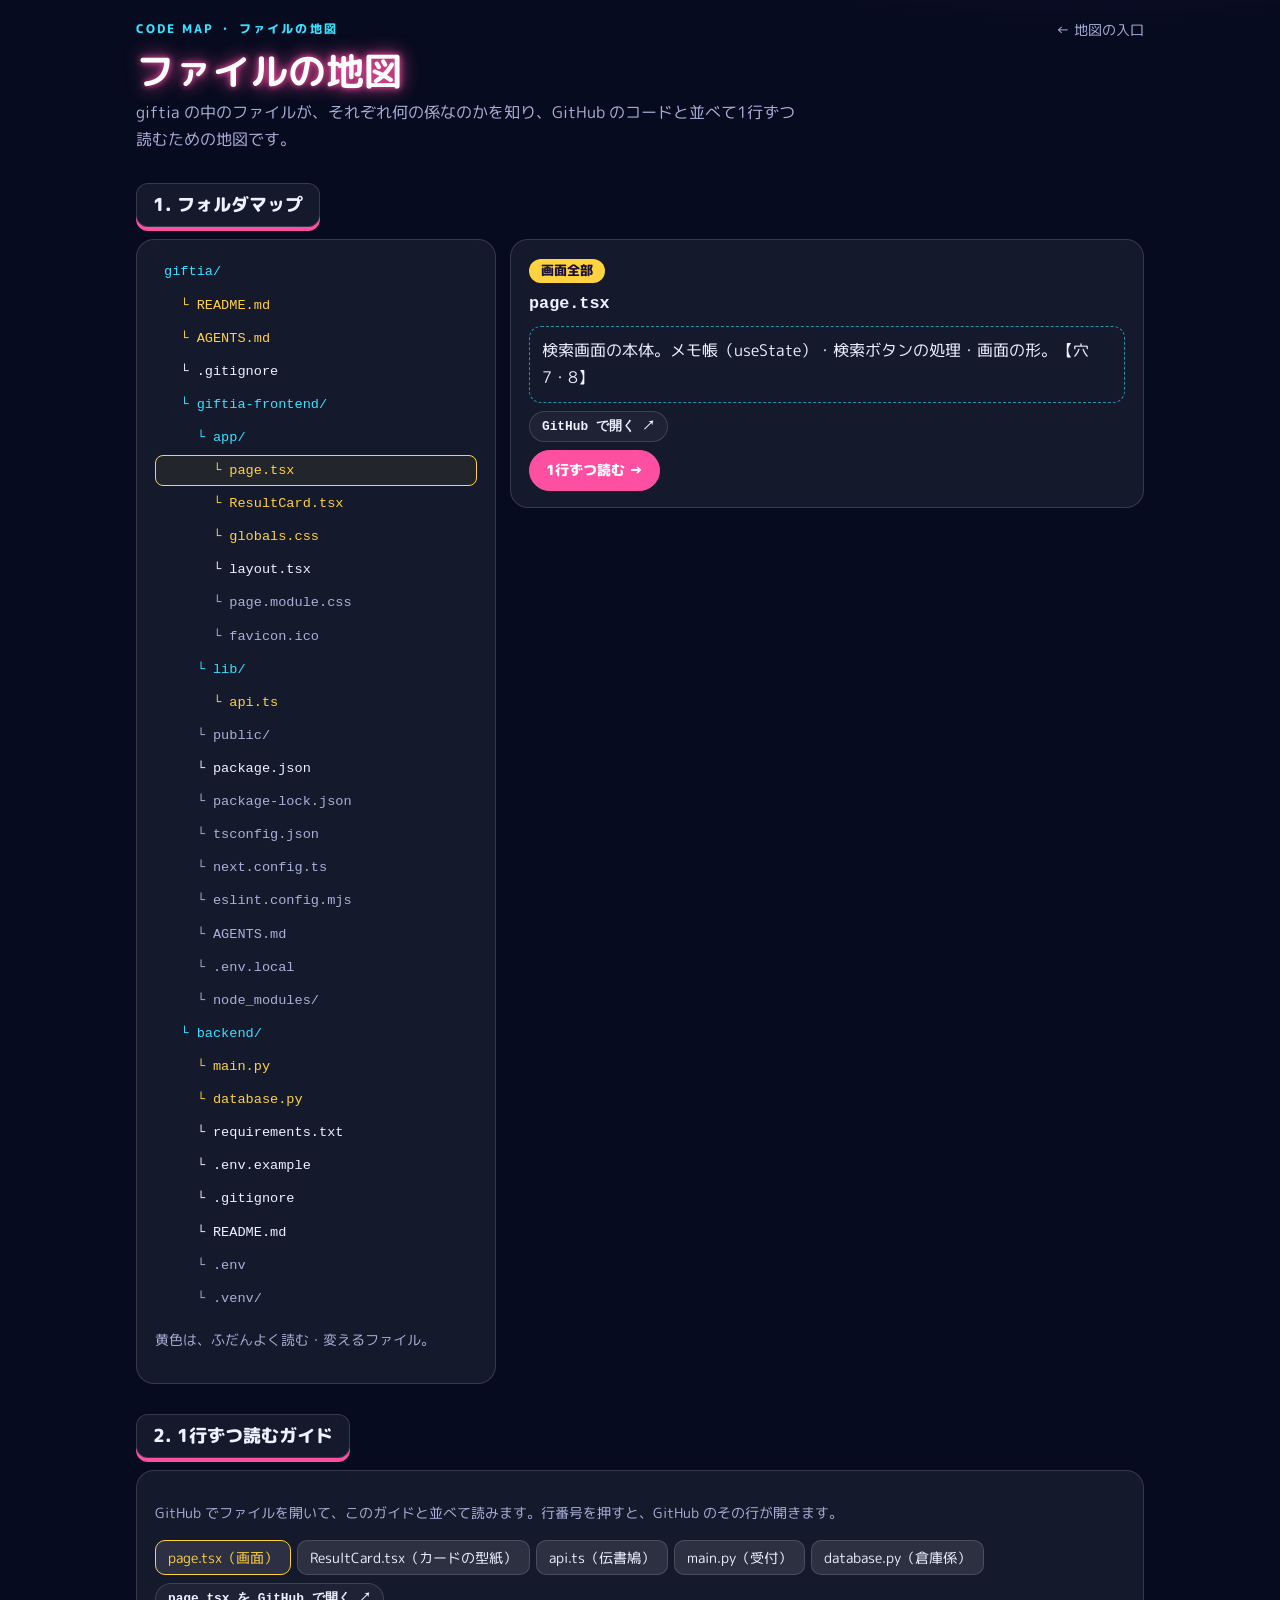
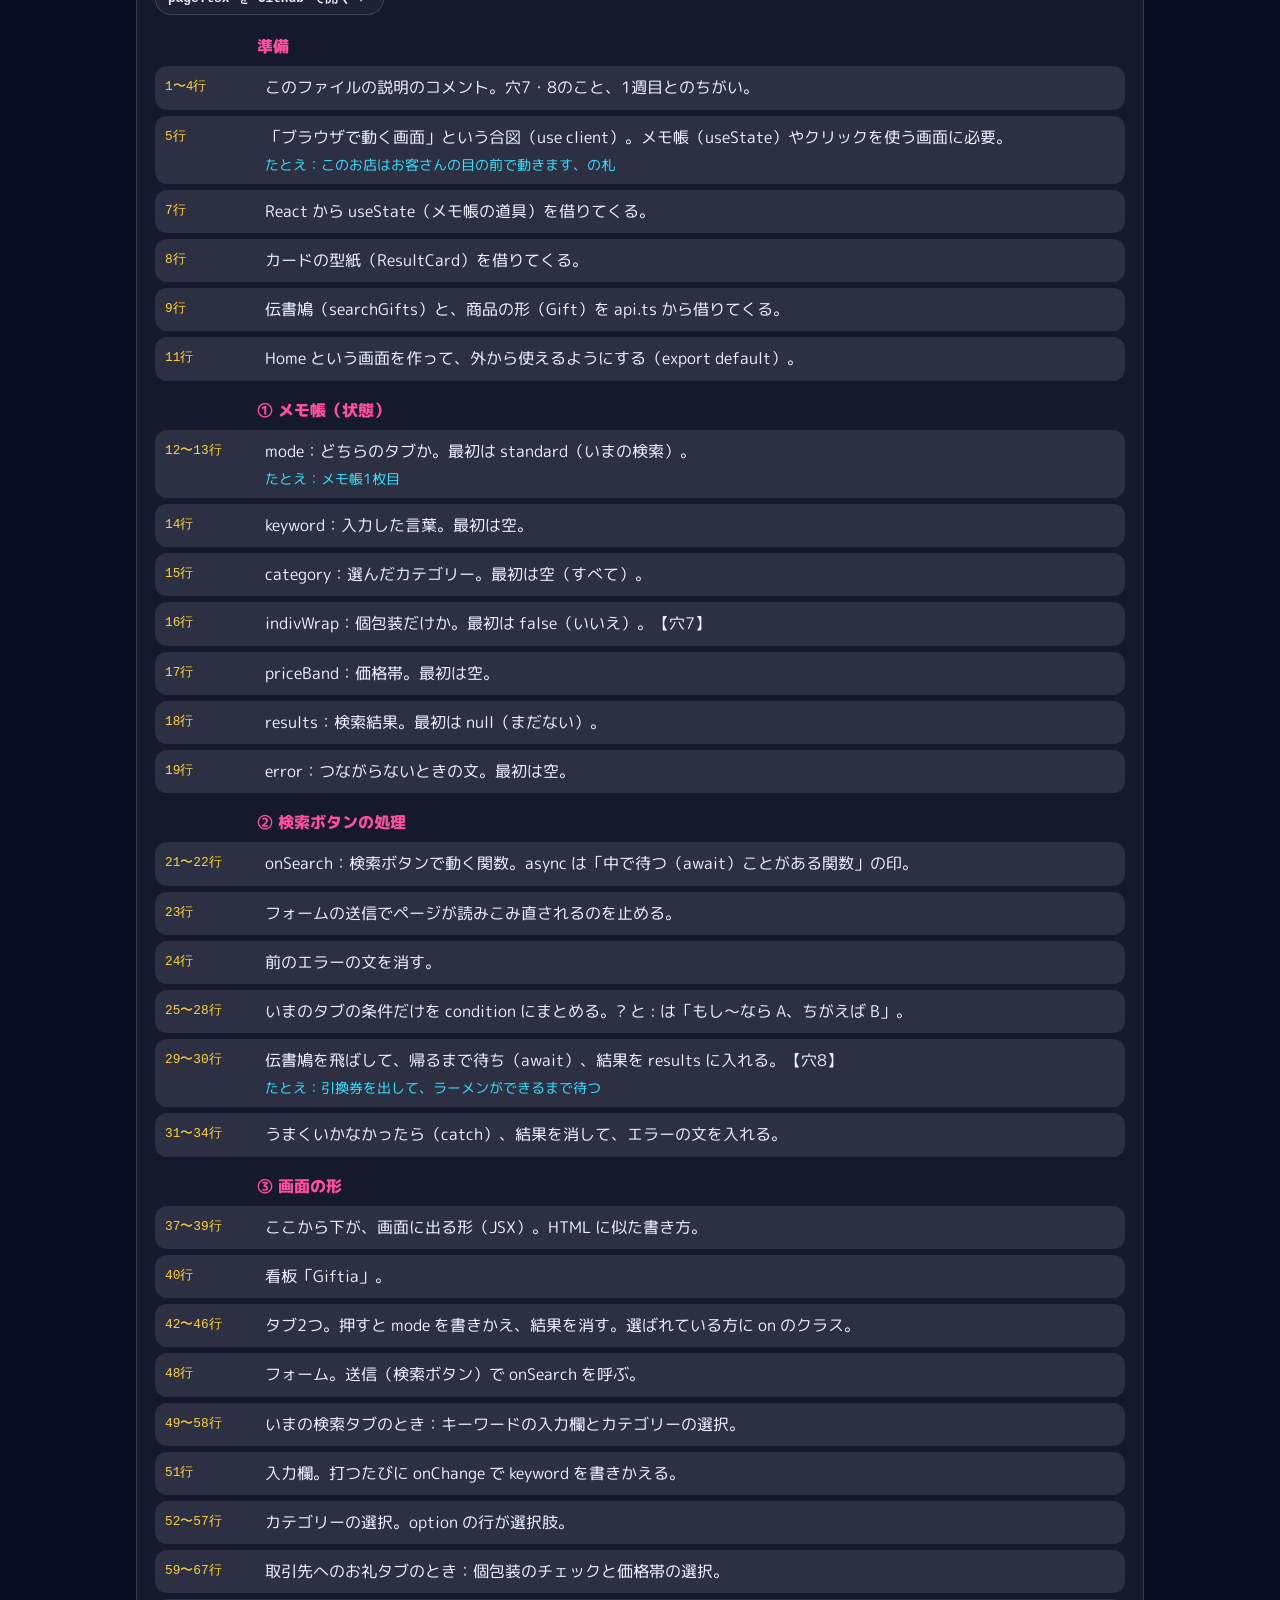
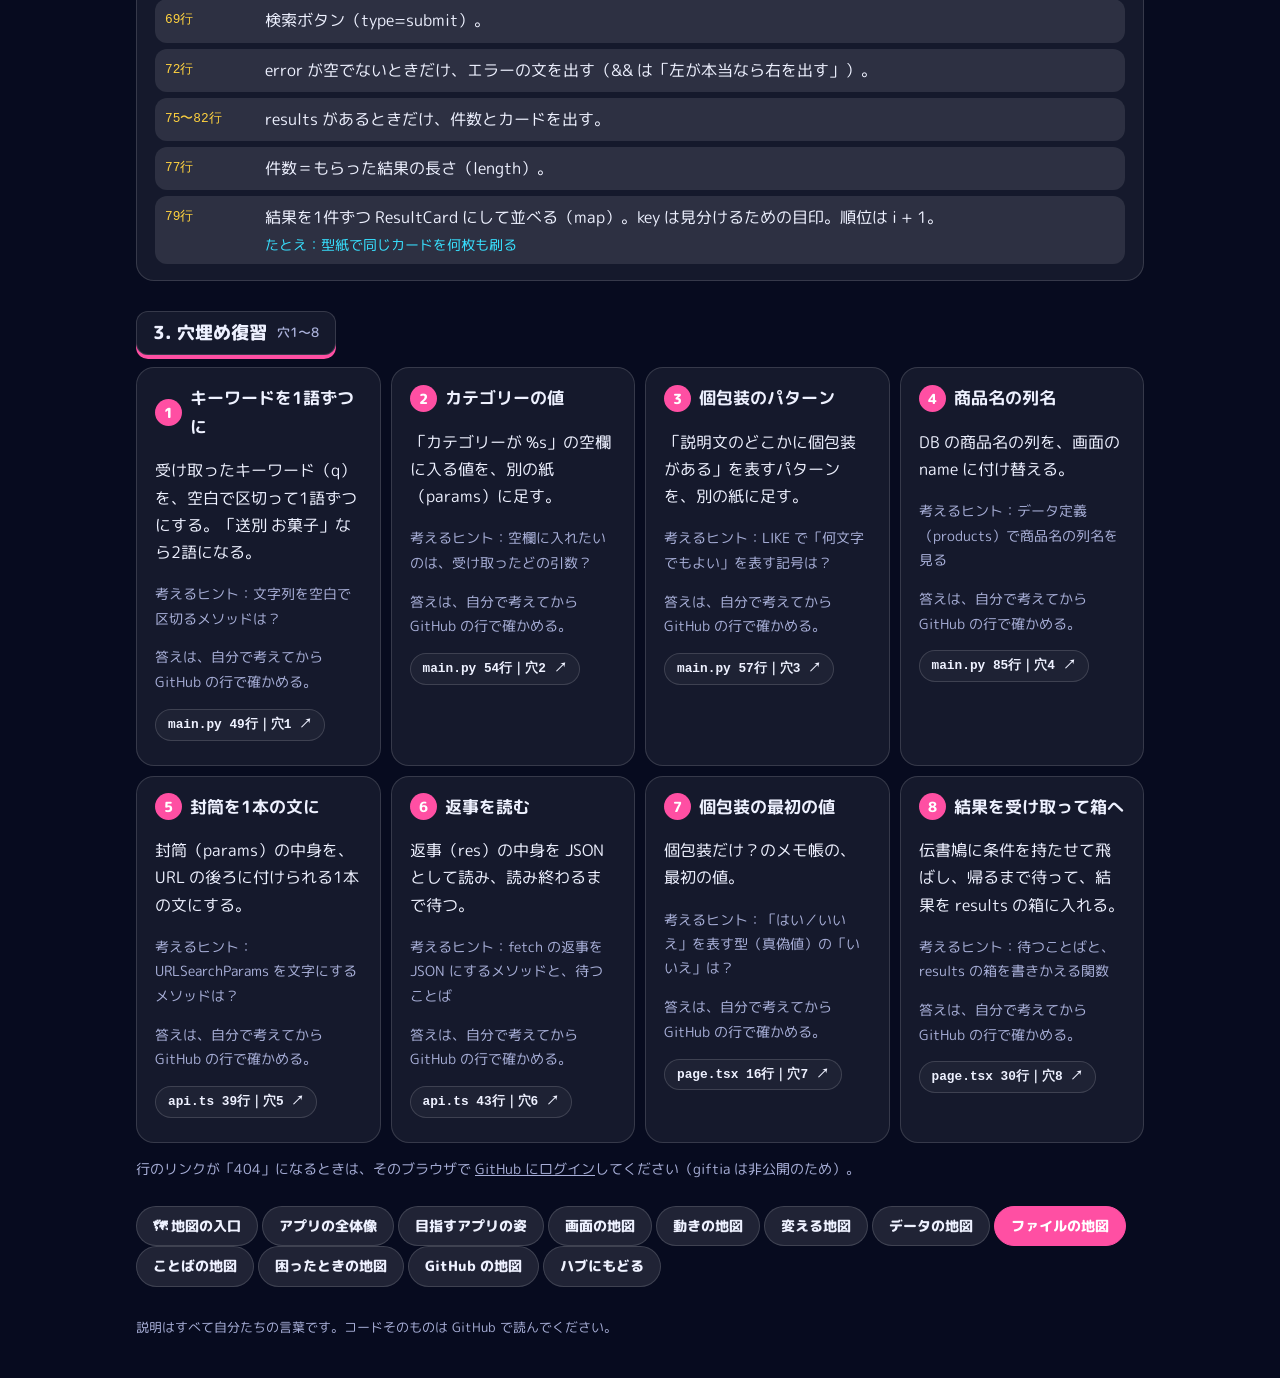
<file: files.html>
<!DOCTYPE html>
<html lang="ja">
<head>
<meta charset="UTF-8">
<meta name="viewport" content="width=device-width, initial-scale=1">
<title>ファイルの地図 ｜ コードの地図</title>
<link href="https://fonts.googleapis.com/css2?family=M+PLUS+Rounded+1c:wght@500;800&display=swap" rel="stylesheet">
<link rel="stylesheet" href="assets/map.css">
<style>
  .tree { font-family: var(--mono); font-size: .85rem; display: grid; gap: 2px; }
  .tree button { font: inherit; text-align: left; background: none; border: 1px solid transparent; color: var(--text); border-radius: 8px; padding: 3px 8px; cursor: pointer; white-space: pre; overflow: hidden; text-overflow: ellipsis; }
  .tree button:hover, .tree button.on { border-color: var(--yellow); background: rgba(255,210,63,.06); }
  .tree .dir { color: var(--cyan); } .tree .key { color: var(--yellow); } .tree .dim { color: var(--muted); }
  .guide { display: grid; gap: 6px; }
  .gl { display: grid; grid-template-columns: 5.6em minmax(0, 1fr); gap: 10px; align-items: start; padding: 8px 10px; border-radius: 12px; background: var(--card2); }
  .gl a { font-family: var(--mono); font-size: .8rem; color: var(--yellow); text-decoration: none; padding-top: 2px; }
  .gl a:hover { text-decoration: underline; }
  .gl .tip { display: block; color: var(--cyan); font-size: .85rem; margin-top: 2px; }
  .gl.sec { background: none; padding: 10px 2px 0; } .gl.sec span { font-weight: 800; color: var(--pink); }
  .ana { display: grid; gap: 10px; grid-template-columns: repeat(auto-fit, minmax(240px, 1fr)); }
  .ana .card h3 { display: flex; gap: 8px; align-items: center; }
  .num { width: 2em; height: 2em; border-radius: 50%; display: grid; place-items: center; background: var(--pink); color: #fff; font-weight: 800; font-size: .85rem; flex: none; }
</style>
</head>
<body>
<div class="wrap">
  <div class="top"><span class="kicker">CODE MAP ・ ファイルの地図</span><a href="map.html">← 地図の入口</a></div>
  <h1><span class="p">ファイルの地図</span></h1>
  <p class="lead">giftia の中のファイルが、それぞれ何の係なのかを知り、GitHub のコードと並べて1行ずつ読むための地図です。</p>

  <h2 class="sec-title">1. フォルダマップ</h2>
  <div class="grid2">
    <div class="card"><div class="tree" id="tree"></div><p class="muted">黄色は、ふだんよく読む・変えるファイル。</p></div>
    <div class="card" id="fileInfo" aria-live="polite"></div>
  </div>

  <h2 class="sec-title">2. 1行ずつ読むガイド</h2>
  <div class="card">
    <p class="muted">GitHub でファイルを開いて、このガイドと並べて読みます。行番号を押すと、GitHub のその行が開きます。</p>
    <div class="chips" id="gfiles"></div>
    <div class="refs" id="gopen"></div>
    <div class="guide" id="guide"></div>
  </div>

  <h2 class="sec-title">3. 穴埋め復習 <small>穴1〜8</small></h2>
  <div class="ana" id="ana"></div>

  <div style="margin-top:24px" id="mapnav"></div>
  <footer>説明はすべて自分たちの言葉です。コードそのものは GitHub で読んでください。</footer>
</div>
<script src="assets/map.js"></script>
<script>
const $ = s => document.querySelector(s);
const TREE = [
  ["giftia/", 0, "dir", "リポジトリ全体（モノレポ）。画面と API が1つに入っている。", "", ""],
  ["README.md", 1, "key", "班の案内とルール。起動の手順は3章。最初に読む。", "README.md", "人が読む"],
  ["AGENTS.md", 1, "key", "班の AI の使い方ルール。Claude Code などの AI が最初に読む。", "AGENTS.md", "AI が読む"],
  [".gitignore", 1, "", "GitHub に上げないものの一覧（.env・node_modules・.venv など）。", ".gitignore", "秘密を守る"],
  ["giftia-frontend/", 1, "dir", "画面（Next.js）。npm run dev はここで打つ（3000番）。", "giftia-frontend", ""],
  ["app/", 2, "dir", "画面の部品が入るフォルダ。Next.js は app/ の中を見て画面を作る。", "giftia-frontend/app", ""],
  ["page.tsx", 3, "key", "検索画面の本体。メモ帳（useState）・検索ボタンの処理・画面の形。【穴7・8】", "giftia-frontend/app/page.tsx", "画面全部"],
  ["ResultCard.tsx", 3, "key", "結果カード1枚の型紙。page.tsx が結果の数だけ並べる。", "giftia-frontend/app/ResultCard.tsx", "カード"],
  ["globals.css", 3, "key", "見た目（色・大きさ・角の丸み・すき間）。--accent で色をまとめている。", "giftia-frontend/app/globals.css", "見た目"],
  ["layout.tsx", 3, "", "すべての画面を包む外枠（html・body）。globals.css を読みこむのもここ。", "giftia-frontend/app/layout.tsx", "外枠"],
  ["page.module.css", 3, "dim", "最初の Next.js が作った見た目。いまの画面では使っていない。", "giftia-frontend/app/page.module.css", "未使用"],
  ["favicon.ico", 3, "dim", "ブラウザのタブに出る小さなアイコン。", "giftia-frontend/app/favicon.ico", ""],
  ["lib/", 2, "dir", "画面ではない道具を置くフォルダ。", "giftia-frontend/lib", ""],
  ["api.ts", 3, "key", "伝書鳩。条件を URL にして API に送り、結果を受け取る。商品の形（Gift 型）もここ。【穴5・6】", "giftia-frontend/lib/api.ts", "通信"],
  ["public/", 2, "dim", "画像など、そのまま配るファイル。いまは Next.js の初期のアイコンだけ。", "giftia-frontend/public", ""],
  ["package.json", 2, "", "画面に使う部品（Next.js・React など）の一覧と、npm run dev などの合図。", "giftia-frontend/package.json", "部品の一覧"],
  ["package-lock.json", 2, "dim", "部品の版をぴったり決めた控え。手で書きかえない。", "giftia-frontend/package-lock.json", ""],
  ["tsconfig.json", 2, "dim", "TypeScript の設定。@/lib/api の @ が giftia-frontend を指す、などもここ。", "giftia-frontend/tsconfig.json", ""],
  ["next.config.ts", 2, "dim", "Next.js の設定。いまは初期のまま。", "giftia-frontend/next.config.ts", ""],
  ["eslint.config.mjs", 2, "dim", "書き方チェック（eslint）の設定。", "giftia-frontend/eslint.config.mjs", ""],
  ["AGENTS.md", 2, "dim", "Next.js が自動で書く AI 向けの注意書き。班のルールは一番上の AGENTS.md。", "giftia-frontend/AGENTS.md", ""],
  [".env.local", 2, "dim", "（GitHub にはない）API の場所。各自の PC だけにある。", "", "各自の PC"],
  ["node_modules/", 2, "dim", "（GitHub にはない）npm install で入る部品の山。", "", "各自の PC"],
  ["backend/", 1, "dir", "検索 API（FastAPI）。uvicorn と pip はここで打つ（8000番）。", "backend", ""],
  ["main.py", 2, "key", "受付。URL の条件を受け取り、注文書（SQL）を作って倉庫に頼み、名札を付け替えて返す。【穴1〜4】", "backend/main.py", "API 全部"],
  ["database.py", 2, "key", "倉庫係。.env の接続情報で DB につなぎ、注文書を実行して行を返す。", "backend/database.py", "DB 接続"],
  ["requirements.txt", 2, "", "API に使う部品（fastapi・uvicorn・PyMySQL など）の一覧。pip install -r で入れる。", "backend/requirements.txt", "部品の一覧"],
  [".env.example", 2, "", ".env の型紙。値は空。これをコピーして各自が .env を作る。", "backend/.env.example", "型紙"],
  [".gitignore", 2, "", "backend の中で上げないもの（.env・.venv・__pycache__）。", "backend/.gitignore", ""],
  ["README.md", 2, "", "backend の起動手順とつまずいたとき。", "backend/README.md", ""],
  [".env", 2, "dim", "（GitHub にはない）DB の鍵。各自の PC だけ。だれにも見せない。", "", "各自の PC"],
  [".venv/", 2, "dim", "（GitHub にはない）Python の部品箱。", "", "各自の PC"],
];
let tsel = 6;
function tree() {
  $("#tree").innerHTML = TREE.map((t, i) => `<button class="${t[2]}${i === tsel ? " on" : ""}" data-i="${i}">${"  ".repeat(t[1])}${t[1] ? "└ " : ""}${t[0]}</button>`).join("");
  document.querySelectorAll("#tree button").forEach(b => b.onclick = () => { tsel = +b.dataset.i; tree(); });
  const t = TREE[tsel];
  const isDir = t[0].endsWith("/");
  const link = t[4] ? `<a class="ref" href="https://github.com/AR7ST/giftia/${isDir || t[4] === "giftia-frontend" || t[4] === "backend" ? "tree" : "blob"}/main/${t[4]}" target="_blank" rel="noopener">GitHub で開く ↗</a>` : `<span class="pill">GitHub にはない（上げない）</span>`;
  const gi = GUIDE_KEYS.indexOf(t[4]);
  $("#fileInfo").innerHTML = `<span class="badge">${t[5] || (isDir ? "フォルダ" : "ファイル")}</span><h3 style="margin-top:6px" class="mono">${t[0]}</h3><div class="say">${t[3]}</div><div class="refs">${link}</div>${gi >= 0 ? `<button class="btn pink" id="toGuide">1行ずつ読む →</button>` : ""}`;
  const tg = $("#toGuide"); if (tg) tg.onclick = () => { gsel = gi; guide(); document.getElementById("guide").scrollIntoView({ behavior: "smooth", block: "start" }); };
}

/* 1行ずつ読むガイド：[行, 説明, たとえ（任意）]。行が "#" から始まるものは見出し */
const GUIDE = {
  page: ["page.tsx（画面）", "giftia-frontend/app/page.tsx", [
    ["#", "準備"],
    ["1-4", "このファイルの説明のコメント。穴7・8のこと、1週目とのちがい。", ""],
    ["5", "「ブラウザで動く画面」という合図（use client）。メモ帳（useState）やクリックを使う画面に必要。", "このお店はお客さんの目の前で動きます、の札"],
    ["7", "React から useState（メモ帳の道具）を借りてくる。", ""],
    ["8", "カードの型紙（ResultCard）を借りてくる。", ""],
    ["9", "伝書鳩（searchGifts）と、商品の形（Gift）を api.ts から借りてくる。", ""],
    ["11", "Home という画面を作って、外から使えるようにする（export default）。", ""],
    ["#", "① メモ帳（状態）"],
    ["12-13", "mode：どちらのタブか。最初は standard（いまの検索）。", "メモ帳1枚目"],
    ["14", "keyword：入力した言葉。最初は空。", ""],
    ["15", "category：選んだカテゴリー。最初は空（すべて）。", ""],
    ["16", "indivWrap：個包装だけか。最初は false（いいえ）。【穴7】", ""],
    ["17", "priceBand：価格帯。最初は空。", ""],
    ["18", "results：検索結果。最初は null（まだない）。", ""],
    ["19", "error：つながらないときの文。最初は空。", ""],
    ["#", "② 検索ボタンの処理"],
    ["21-22", "onSearch：検索ボタンで動く関数。async は「中で待つ（await）ことがある関数」の印。", ""],
    ["23", "フォームの送信でページが読みこみ直されるのを止める。", ""],
    ["24", "前のエラーの文を消す。", ""],
    ["25-28", "いまのタブの条件だけを condition にまとめる。? と : は「もし〜なら A、ちがえば B」。", ""],
    ["29-30", "伝書鳩を飛ばして、帰るまで待ち（await）、結果を results に入れる。【穴8】", "引換券を出して、ラーメンができるまで待つ"],
    ["31-34", "うまくいかなかったら（catch）、結果を消して、エラーの文を入れる。", ""],
    ["#", "③ 画面の形"],
    ["37-39", "ここから下が、画面に出る形（JSX）。HTML に似た書き方。", ""],
    ["40", "看板「Giftia」。", ""],
    ["42-46", "タブ2つ。押すと mode を書きかえ、結果を消す。選ばれている方に on のクラス。", ""],
    ["48", "フォーム。送信（検索ボタン）で onSearch を呼ぶ。", ""],
    ["49-58", "いまの検索タブのとき：キーワードの入力欄とカテゴリーの選択。", ""],
    ["51", "入力欄。打つたびに onChange で keyword を書きかえる。", ""],
    ["52-57", "カテゴリーの選択。option の行が選択肢。", ""],
    ["59-67", "取引先へのお礼タブのとき：個包装のチェックと価格帯の選択。", ""],
    ["69", "検索ボタン（type=submit）。", ""],
    ["72", "error が空でないときだけ、エラーの文を出す（&& は「左が本当なら右を出す」）。", ""],
    ["75-82", "results があるときだけ、件数とカードを出す。", ""],
    ["77", "件数＝もらった結果の長さ（length）。", ""],
    ["79", "結果を1件ずつ ResultCard にして並べる（map）。key は見分けるための目印。順位は i + 1。", "型紙で同じカードを何枚も刷る"],
  ]],
  card: ["ResultCard.tsx（カードの型紙）", "giftia-frontend/app/ResultCard.tsx", [
    ["1", "このファイルの説明。2週目に変わったのは import の1行だけ。", ""],
    ["2", "商品の形（Gift 型）を api.ts から借りる。", ""],
    ["4", "ResultCard という部品。gift（商品1つ）と rank（順位）を受け取る。", "型紙に差しこむ2つの紙"],
    ["5-6", "カード1枚の外枠（card のクラス）。", ""],
    ["7", "1行目：順位・カテゴリー・ブランド。", ""],
    ["8", "2行目：商品名（太字）。", ""],
    ["9", "3行目：値段。toLocaleString() で 3240 → 3,240 にする。", ""],
    ["10", "4行目：評価とレビュー件数。", ""],
  ]],
  api: ["api.ts（伝書鳩）", "giftia-frontend/lib/api.ts", [
    ["1-4", "このファイルの説明。穴5・6のこと。", ""],
    ["#", "形（型）"],
    ["6-15", "Gift：画面が使う商品の形。7つの項目と、それぞれ文字か数か。", "カードの型紙に書く項目の一覧"],
    ["17-23", "SearchCondition：画面から渡す条件の形。2つのタブの分をまとめて持つ。", ""],
    ["25-26", "API の場所。.env.local の値があればそれ、なければ http://localhost:8000。NEXT_PUBLIC_ はブラウザに配られるので秘密は置かない。", ""],
    ["#", "伝書鳩の仕事"],
    ["28-29", "searchGifts：条件を受け取り、商品の配列を返す関数（async）。", ""],
    ["30-31", "封筒（URLSearchParams）を用意する。", "封筒"],
    ["32-34", "キーワード・カテゴリー・個包装を、空でないときだけ封筒に書く。", ""],
    ["35-36", "価格帯を、下限（price_min）と上限（price_max）の数に言いかえて書く。", ""],
    ["38-39", "fetch で API を呼ぶ。封筒の中身を1本の文（toString）にして URL の後ろに付ける。【穴5】", "鳩を飛ばす"],
    ["40", "返事が失敗（ok でない）なら、エラーにする。", ""],
    ["42-43", "返事の JSON を読む。読み終わるまで待つ（await）。【穴6】", "筒を開けて手紙を読む"],
    ["44", "JSON の中の results（商品の配列）だけを返す。", ""],
  ]],
  main: ["main.py（受付）", "backend/main.py", [
    ["1-8", "このファイルの説明。穴1〜4のこと、起動と確認のしかた。", ""],
    ["#", "準備"],
    ["10-16", "使う道具を借りる（os・dotenv・FastAPI・CORS・倉庫係の fetch_all）。", ""],
    ["18", ".env を読む（DB の接続情報と CORS の許可）。", "金庫の鍵を取り出す"],
    ["20", "FastAPI のお店（app）を作る。", "受付の窓口を開く"],
    ["22-25", "CORS の説明のコメント。画面（3000番）と API（8000番）は別のお店。", ""],
    ["26-27", ".env の CORS_ORIGINS に書いた画面だけ、通ってよいと宣言する。", "門番に渡す通行許可証"],
    ["#", "窓口1：つながっているかの確認"],
    ["30-34", "/api/health：DB の名前と商品の数を返す。", ""],
    ["#", "窓口2：検索"],
    ["37", "/api/search という窓口を作る（GET）。", ""],
    ["38-45", "URL の ? のうしろの名前と同じ名前の引数で受け取る。書いていないときの初期値もここ。limit は 1〜100、初期値 20。", "注文票の欄"],
    ["46", "この窓口の説明（人気順で上位 limit 件）。", ""],
    ["47-48", "注文書の条件の紙（where）と、値の紙（params）を用意。最初の条件は「在庫がある」。", "2枚組の注文書"],
    ["49-51", "キーワードを空白で区切って1語ずつ（split）、名前・ブランド・説明に入っているかの条件と、値3つを足す。【穴1】", "% はトランプのジョーカー"],
    ["52-54", "カテゴリーがあれば「カテゴリーが同じ」の条件と値を足す。【穴2】", ""],
    ["55-57", "個包装なら「説明文に個包装」の条件と値を足す。【穴3】", ""],
    ["58-63", "価格の下限・上限があれば、その条件と値を足す。", ""],
    ["64", "条件を AND（かつ）でつないで1本の文にする。", ""],
    ["66-67", "条件に合う件数を数える（COUNT）。", ""],
    ["68-74", "条件に合う商品を、販売数の多い順に limit 件取る。値は %s の空欄に params から入る。", "倉庫係への注文書"],
    ["75-76", "件数と、名札を付け替えた商品の配列を返す（JSON になる）。", ""],
    ["#", "名札の付け替え"],
    ["79-80", "to_gift：DB の1行を、画面の Gift の形に詰め替える関数。", "名札の付け替え係"],
    ["82-84", "id・category・brand を詰め替え。", ""],
    ["85", "DB の product_name を、画面の name に。【穴4】", ""],
    ["86-88", "price・rating（レビューなしは 0）・reviewCount を詰め替え。", ""],
  ]],
  db: ["database.py（倉庫係）", "backend/database.py", [
    ["1-9", "このファイルの説明。.env に置く6つの接続情報の名前（値は書かない）。", ""],
    ["11-14", "使う道具を借りる（os・pymysql・dotenv）。", ""],
    ["16", ".env を読んで、os.environ に入れる。", ""],
    ["19-20", "get_connection：班の DB への接続を1つ作る関数。", "倉庫の扉を開ける"],
    ["21-24", "必要な4つの値が .env にあるかを確かめ、なければわかりやすいエラーにする。", ""],
    ["26-27", "Azure は暗号化しない接続を断るので、SSL の設定を作る。", ""],
    ["29-39", "接続する。ホスト・ポート・ユーザー・パスワード・DB 名・文字コードなど。行を {列名: 値} で受け取る設定（DictCursor）。", ""],
    ["42-44", "fetch_all：注文書（query）と値（params）を受け取って実行する関数。値を文字列に直接つなげない理由もここ。", ""],
    ["45", "接続する。", ""],
    ["46-49", "注文書を実行して（execute）、全部の行を返す（fetchall）。", "倉庫から品物を出す"],
    ["50-51", "最後に必ず接続を閉じる（finally）。", "扉を閉める"],
  ]],
};
const GUIDE_ORDER = ["page", "card", "api", "main", "db"];
const GUIDE_KEYS = GUIDE_ORDER.map(k => GUIDE[k][1]);
let gsel = 0;
function guide() {
  $("#gfiles").innerHTML = GUIDE_ORDER.map((k, i) => `<button class="chip" data-i="${i}" aria-pressed="${i === gsel}">${GUIDE[k][0]}</button>`).join("");
  document.querySelectorAll("#gfiles .chip").forEach(b => b.onclick = () => { gsel = +b.dataset.i; guide(); });
  const k = GUIDE_ORDER[gsel], [title, path, rows] = GUIDE[k];
  $("#gopen").innerHTML = `<a class="ref" href="${REPO}${path}" target="_blank" rel="noopener">${title.split("（")[0]} を GitHub で開く ↗</a>`;
  $("#guide").innerHTML = rows.map(r => {
    if (r[0] === "#") return `<div class="gl sec"><span></span><span>${r[1]}</span></div>`;
    const [a, b] = r[0].split("-").map(Number);
    return `<div class="gl"><a href="${REPO}${path}#L${a}${b ? "-L" + b : ""}" target="_blank" rel="noopener">${r[0].replace("-", "〜")}行</a><span>${r[1]}${r[2] ? `<span class="tip">たとえ：${r[2]}</span>` : ""}</span></div>`;
  }).join("");
}

const ANA = [
  [1, "main", 49, 49, "キーワードを1語ずつに", "受け取ったキーワード（q）を、空白で区切って1語ずつにする。「送別 お菓子」なら2語になる。", "文字列を空白で区切るメソッドは？"],
  [2, "main", 54, 54, "カテゴリーの値", "「カテゴリーが %s」の空欄に入る値を、別の紙（params）に足す。", "空欄に入れたいのは、受け取ったどの引数？"],
  [3, "main", 57, 57, "個包装のパターン", "「説明文のどこかに個包装がある」を表すパターンを、別の紙に足す。", "LIKE で「何文字でもよい」を表す記号は？"],
  [4, "main", 85, 85, "商品名の列名", "DB の商品名の列を、画面の name に付け替える。", "データ定義（products）で商品名の列名を見る"],
  [5, "api", 39, 39, "封筒を1本の文に", "封筒（params）の中身を、URL の後ろに付けられる1本の文にする。", "URLSearchParams を文字にするメソッドは？"],
  [6, "api", 43, 43, "返事を読む", "返事（res）の中身を JSON として読み、読み終わるまで待つ。", "fetch の返事を JSON にするメソッドと、待つことば"],
  [7, "page", 16, 16, "個包装の最初の値", "個包装だけ？のメモ帳の、最初の値。", "「はい／いいえ」を表す型（真偽値）の「いいえ」は？"],
  [8, "page", 30, 30, "結果を受け取って箱へ", "伝書鳩に条件を持たせて飛ばし、帰るまで待って、結果を results の箱に入れる。", "待つことばと、results の箱を書きかえる関数"],
];
$("#ana").innerHTML = ANA.map(a => `<div class="card"><h3><span class="num">${a[0]}</span>${a[4]}</h3><p>${a[5]}</p><p class="muted">考えるヒント：${a[6]}</p><p class="muted">答えは、自分で考えてから GitHub の行で確かめる。</p><div class="refs">${refL(a[1], a[2], a[3], "穴" + a[0])}</div></div>`).join("");
tree(); guide();
</script>
</body>
</html>
</file>
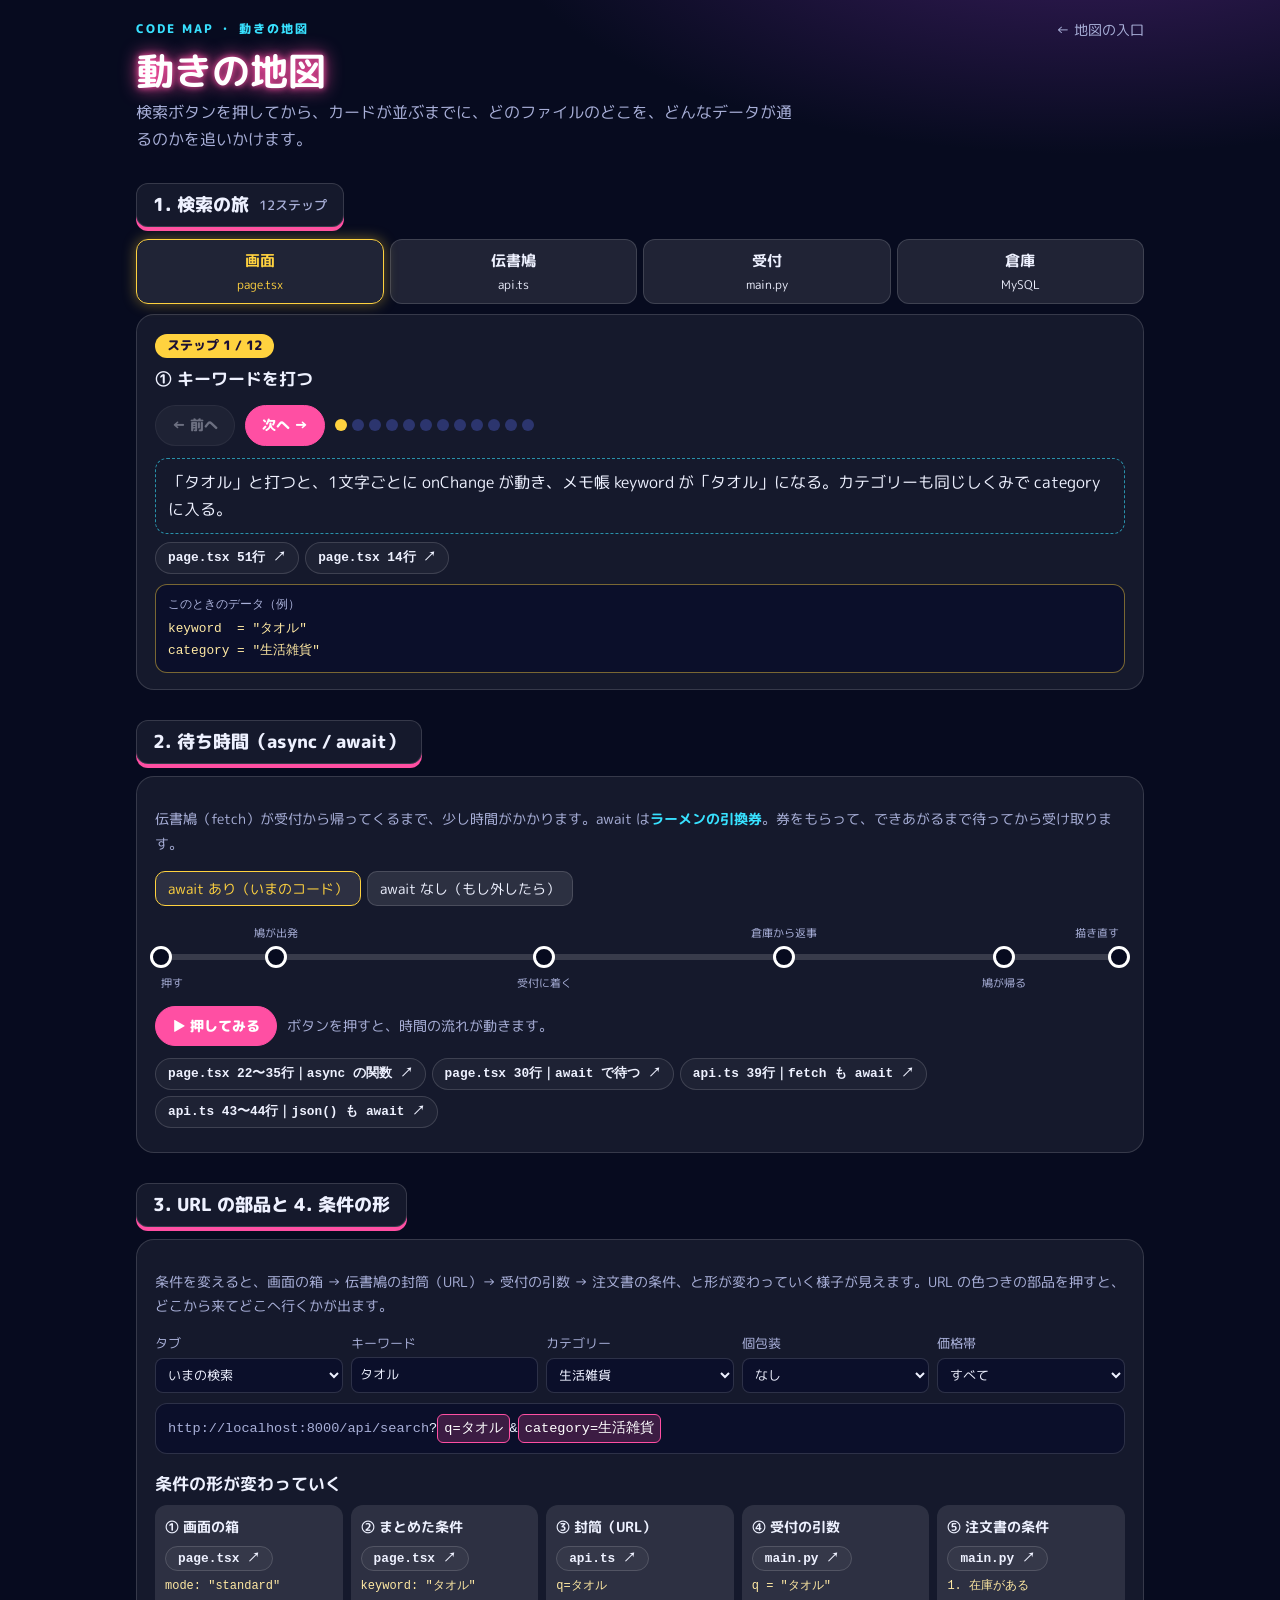
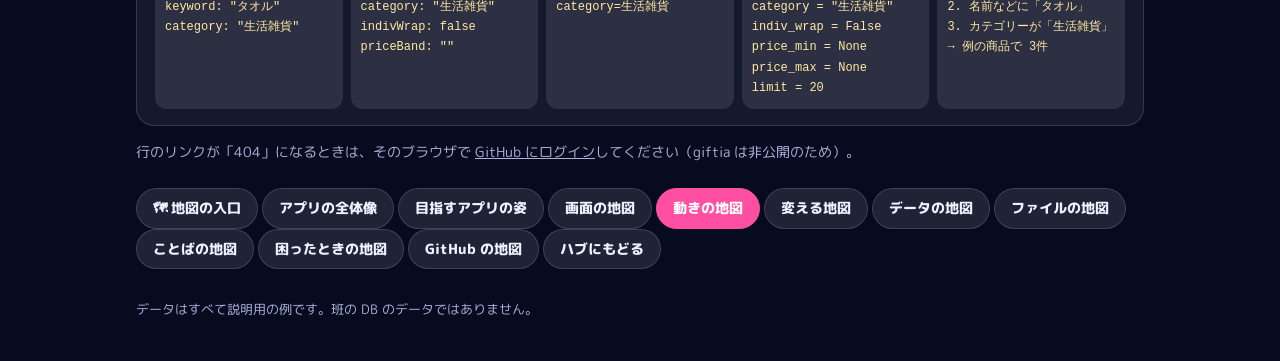
<file: flow.html>
<!DOCTYPE html>
<html lang="ja">
<head>
<meta charset="UTF-8">
<meta name="viewport" content="width=device-width, initial-scale=1">
<title>動きの地図 ｜ コードの地図</title>
<link href="https://fonts.googleapis.com/css2?family=M+PLUS+Rounded+1c:wght@500;800&display=swap" rel="stylesheet">
<link rel="stylesheet" href="assets/map.css">
<style>
  .stepper { display: flex; flex-wrap: wrap; gap: 10px; align-items: center; margin: 12px 0; }
  .timeline { position: relative; height: 70px; margin: 18px 6px 6px; }
  .tl-bar { position: absolute; left: 0; right: 0; top: 30px; height: 6px; border-radius: 999px; background: rgba(255,255,255,.15); }
  .tl-fill { position: absolute; left: 0; top: 30px; height: 6px; border-radius: 999px; background: linear-gradient(90deg, var(--cyan), var(--pink)); width: 0; }
  .tl-pt { position: absolute; top: 22px; width: 22px; height: 22px; margin-left: -11px; border-radius: 50%; background: var(--night1); border: 3px solid #fff; }
  .tl-pt.on { border-color: var(--yellow); background: var(--yellow); }
  .tl-lb { position: absolute; top: 50px; transform: translateX(-50%); font-size: .7rem; color: var(--muted); white-space: nowrap; }
  .tl-lb.up { top: 0; }
  .tl-lb.first { transform: none; } .tl-lb.last { transform: translateX(-100%); }
  .ctrl { display: grid; gap: 8px; grid-template-columns: repeat(auto-fit, minmax(150px, 1fr)); margin: 6px 0 10px; }
  .ctrl label { font-size: .8rem; color: var(--muted); display: grid; gap: 2px; }
  .ctrl input[type=text], .ctrl select { width: 100%; min-width: 0; font: inherit; padding: 6px 8px; border-radius: 8px; border: 1px solid var(--line); background: #0b0f2a; color: var(--text); }
  .urlbar { font-family: var(--mono); font-size: .85rem; padding: 10px 12px; background: #0b0f2a; border-radius: 12px; border: 1px solid var(--line); word-break: break-all; line-height: 2; }
  .urlbar .u { color: var(--muted); }
  .urlbar button { font: inherit; border: 1px solid var(--pink); color: #fff; background: rgba(255,79,163,.2); border-radius: 6px; padding: 0 6px; cursor: pointer; }
  .urlbar button.on { background: var(--yellow); color: #1b1035; border-color: var(--yellow); }
  .shape { display: grid; gap: 8px; grid-template-columns: repeat(5, minmax(0, 1fr)); }
  @media (max-width: 780px) { .shape { grid-template-columns: minmax(0, 1fr); } }
  .shape .col { background: var(--card2); border-radius: 12px; padding: 10px; min-width: 0; }
  .shape .col h4 { margin: 0 0 4px; font-size: .9rem; }
  .shape .col pre { margin: 6px 0 0; font-family: var(--mono); font-size: .75rem; white-space: pre-wrap; word-break: break-all; color: #ffe9a3; }
</style>
</head>
<body>
<div class="wrap">
  <div class="top"><span class="kicker">CODE MAP ・ 動きの地図</span><a href="map.html">← 地図の入口</a></div>
  <h1><span class="p">動きの地図</span></h1>
  <p class="lead">検索ボタンを押してから、カードが並ぶまでに、どのファイルのどこを、どんなデータが通るのかを追いかけます。</p>

  <h2 class="sec-title">1. 検索の旅 <small>12ステップ</small></h2>
  <div class="lanes" id="lanes">
    <div class="lane" data-l="page"><b>画面</b>page.tsx</div>
    <div class="lane" data-l="api"><b>伝書鳩</b>api.ts</div>
    <div class="lane" data-l="main"><b>受付</b>main.py</div>
    <div class="lane" data-l="db"><b>倉庫</b>MySQL</div>
  </div>
  <div class="card" id="trip" style="margin-top:10px" aria-live="polite"></div>

  <h2 class="sec-title">2. 待ち時間（async / await）</h2>
  <div class="card">
    <p class="muted">伝書鳩（fetch）が受付から帰ってくるまで、少し時間がかかります。await は<b style="color:var(--cyan)">ラーメンの引換券</b>。券をもらって、できあがるまで待ってから受け取ります。</p>
    <div class="chips"><button class="chip" id="wA" aria-pressed="true">await あり（いまのコード）</button><button class="chip" id="wN" aria-pressed="false">await なし（もし外したら）</button></div>
    <div class="timeline" id="tl"><div class="tl-bar"></div><div class="tl-fill" id="tlf"></div></div>
    <div class="stepper"><button class="btn pink" id="play">▶ 押してみる</button><span class="muted" id="tlmsg">ボタンを押すと、時間の流れが動きます。</span></div>
    <div class="refs" id="awaitRefs"></div>
  </div>

  <h2 class="sec-title">3. URL の部品と 4. 条件の形</h2>
  <div class="card">
    <p class="muted">条件を変えると、画面の箱 → 伝書鳩の封筒（URL）→ 受付の引数 → 注文書の条件、と形が変わっていく様子が見えます。URL の色つきの部品を押すと、どこから来てどこへ行くかが出ます。</p>
    <div class="ctrl">
      <label>タブ<select id="cTab"><option value="standard">いまの検索</option><option value="business">取引先へのお礼</option></select></label>
      <label>キーワード<input type="text" id="cKw" value="タオル"></label>
      <label>カテゴリー<select id="cCat"><option value="">すべて</option><option>コスメ</option><option>食品</option><option selected>生活雑貨</option></select></label>
      <label>個包装<select id="cWrap"><option value="">なし</option><option value="1">あり</option></select></label>
      <label>価格帯<select id="cBand"><option value="">すべて</option><option value="3000">3,000〜5,000円</option><option value="5000">5,000〜10,000円</option></select></label>
    </div>
    <div class="urlbar" id="urlbar"></div>
    <div id="partInfo" class="say" style="display:none"></div>
    <h3 style="margin-top:16px">条件の形が変わっていく</h3>
    <div class="shape" id="shape"></div>
  </div>

  <div style="margin-top:24px" id="mapnav"></div>
  <footer>データはすべて説明用の例です。班の DB のデータではありません。</footer>
</div>
<script src="assets/map.js"></script>
<script>
const $ = s => document.querySelector(s);
/* ---------- 1. 検索の旅 ---------- */
const TRIP = [
  ["page", "① キーワードを打つ", "「タオル」と打つと、1文字ごとに onChange が動き、メモ帳 keyword が「タオル」になる。カテゴリーも同じしくみで category に入る。", ["input", "sKeyword"], 'keyword  = "タオル"\ncategory = "生活雑貨"'],
  ["page", "② 検索ボタンを押す", "ボタンは送信用（submit）。押すとフォームの onSubmit から onSearch が呼ばれる。", ["button", "form"], "onSearch が動き出す"],
  ["page", "③ 再読みこみを止めて、条件をまとめる", "ふつうのフォームは送るとページを読みこみ直すので、preventDefault で止める。いま開いているタブの条件だけを condition にまとめる。", ["prevent", "condition"], 'condition = { keyword: "タオル", category: "生活雑貨",\n              indivWrap: false, priceBand: "" }'],
  ["page", "④ 伝書鳩を飛ばして待つ", "searchGifts（伝書鳩）に condition を持たせる。await で、帰ってくるまで待つ。", ["awaitSearch", "searchGifts"], "searchGifts(condition) … 待っている"],
  ["api", "⑤ 封筒（URL のクエリ）に書く", "空でない条件だけを params に入れる。日本語は自動で %E3%82… の形にされる。", ["params", "pQ", "pCat"], "q=タオル&category=生活雑貨"],
  ["api", "⑥ fetch で受付へ飛ばす", "API の場所（.env.local の NEXT_PUBLIC_API_URL）に /api/search?… を付けて送る。ここでブラウザ（門番）が CORS の許可を確かめる。", ["apiUrl", "fetch"], "GET http://localhost:8000/api/search?q=タオル&category=生活雑貨"],
  ["main", "⑦ 受付が引数で受け取る", "URL の ? のうしろの名前と、関数の引数の名前がそろうと、FastAPI が自動で入れてくれる。書いていない条件は初期値。", ["route", "aQ", "aCat", "aLimit"], 'q = "タオル"   category = "生活雑貨"\nindiv_wrap = False   price_min = None\nprice_max = None   limit = 20'],
  ["main", "⑧ 注文書の条件を作る", "条件を1つずつ足していく。値は空欄（%s）にして、別の紙（params）で渡す。こうすると、入力に悪い命令がまぎれても命令として動かない（SQL インジェクション対策）。", ["whereInit", "wQ", "wCat", "join"], '条件1：在庫がある\n条件2：名前・ブランド・説明のどれかに「タオル」\n条件3：カテゴリーが「生活雑貨」\nparams = ["%タオル%", "%タオル%", "%タオル%", "生活雑貨"]'],
  ["db", "⑨ 倉庫係に頼む", "件数（COUNT）と、販売数の多い順の上位 limit 件を取る。fetch_all が DB につないで実行し、行を {列名: 値} の形で返す。", ["count", "sqlSelect", "orderBy", "fetchAll"], "total = 条件に合う件数\nrows  = 上位20行（販売数の多い順）"],
  ["main", "⑩ 名札を付け替えて返す", "DB の列名（product_name など）を、画面の名前（name など）に詰め替えて、JSON で返す。", ["toGift", "tgName", "ret"], '{ "total": （件数）,\n  "results": [ { "id": "…", "name": "今治のフェイスタオル 2枚", "price": 3850, … }, … ] }'],
  ["api", "⑪ 返事の筒を開ける", "ok か確かめてから res.json() で JSON を読み、results（商品の配列）だけを画面に返す。", ["okCheck", "json"], "[ 商品, 商品, … ]（20件）"],
  ["page", "⑫ 箱に入れると、画面が描き直される", "setResults で results の箱が変わると、React が画面を描き直す。map で、同じカードの型紙を20枚並べる。", ["awaitSearch", "summary", "mapCards", "card"], "「上位 20 件」＋ カード20枚"],
];
let ti = 0;
function trip() {
  const [l, t, s, keys, d] = TRIP[ti];
  document.querySelectorAll(".lane").forEach(x => x.classList.toggle("on", x.dataset.l === l));
  $("#trip").innerHTML = `<span class="badge">ステップ ${ti + 1} / ${TRIP.length}</span><h3 style="margin-top:6px">${t}</h3>
    <div class="stepper"><button class="btn" id="tp" ${ti === 0 ? "disabled" : ""}>← 前へ</button><button class="btn pink" id="tn" ${ti === TRIP.length - 1 ? "disabled" : ""}>次へ →</button>
    <span class="dots">${TRIP.map((_, i) => `<button class="${i === ti ? "on" : ""}" data-i="${i}" aria-label="ステップ${i + 1}"></button>`).join("")}</span></div>
    <div class="say">${s}</div><div class="refs">${keys.map(k => ref(k)).join("")}</div><div class="bubble">${esc(d)}</div>`;
  $("#tp").onclick = () => { ti--; trip(); }; $("#tn").onclick = () => { ti++; trip(); };
  document.querySelectorAll("#trip .dots button").forEach(b => b.onclick = () => { ti = +b.dataset.i; trip(); });
}
trip();

/* ---------- 2. 待ち時間 ---------- */
const PTS = [[0, "押す"], [12, "鳩が出発"], [40, "受付に着く"], [65, "倉庫から返事"], [88, "鳩が帰る"], [100, "描き直す"]];
let useAwait = true, timer = null;
const tl = $("#tl");
PTS.forEach(([p, t], i) => tl.insertAdjacentHTML("beforeend", `<div class="tl-pt" style="left:${p}%" data-i="${i}"></div><div class="tl-lb${i % 2 ? " up" : ""}${i === 0 ? " first" : i === PTS.length - 1 ? " last" : ""}" style="left:${p}%">${t}</div>`));
function setW(a) { useAwait = a; $("#wA").setAttribute("aria-pressed", a); $("#wN").setAttribute("aria-pressed", !a); $("#tlmsg").textContent = "ボタンを押すと、時間の流れが動きます。"; reset(); }
function reset() { clearInterval(timer); $("#tlf").style.width = "0"; document.querySelectorAll(".tl-pt").forEach(p => p.classList.remove("on")); }
$("#wA").onclick = () => setW(true); $("#wN").onclick = () => setW(false);
$("#play").onclick = () => {
  reset(); let x = 0;
  if (!useAwait) {
    document.querySelectorAll(".tl-pt")[0].classList.add("on"); document.querySelectorAll(".tl-pt")[1].classList.add("on");
    $("#tlf").style.width = "12%";
    $("#tlmsg").innerHTML = "待たずに次の行へ進んでしまう。手元にあるのは<b>引換券（Promise）だけ</b>で、商品の配列ではない → カードが並ばない・エラーになる。";
    return;
  }
  timer = setInterval(() => {
    x += 2; $("#tlf").style.width = x + "%";
    PTS.forEach(([p], i) => { if (x >= p) document.querySelectorAll(".tl-pt")[i].classList.add("on"); });
    $("#tlmsg").textContent = x < 88 ? "await：伝書鳩が帰るまで、ここで待っている…" : "帰ってきた！ 結果を箱に入れて、画面を描き直す。";
    if (x >= 100) clearInterval(timer);
  }, 40);
};
$("#awaitRefs").innerHTML = ref("onSearch", "async の関数") + ref("awaitSearch", "await で待つ") + ref("fetch", "fetch も await") + ref("json", "json() も await");

/* ---------- 3・4. URL と条件の形 ---------- */
let partSel = null;
function cond() {
  const tab = $("#cTab").value;
  return tab === "standard"
    ? { tab, keyword: $("#cKw").value.trim(), category: $("#cCat").value, indivWrap: false, priceBand: "" }
    : { tab, keyword: "", category: "", indivWrap: $("#cWrap").value === "1", priceBand: $("#cBand").value };
}
const PART = {
  q: ["キーワード", "sKeyword", "pQ", "aQ", "wQ", "空白で区切った1語ずつが、名前・ブランド・説明のどれかに入っている商品"],
  category: ["カテゴリー", "sCategory", "pCat", "aCat", "wCat", "カテゴリーがぴったり同じ商品"],
  indiv_wrap: ["個包装", "sIndiv", "pIndiv", "aIndiv", "wIndiv", "説明文に「個包装」がある商品"],
  price_min: ["価格帯（下限）", "sPrice", "pPrice", "aPrice", "wPrice", "値段が下限以上"],
  price_max: ["価格帯（上限）", "sPrice", "pPrice", "aPrice", "wPrice", "値段が上限以下"],
};
function draw() {
  const c = cond();
  const ps = [];
  if (c.keyword) ps.push(["q", c.keyword]);
  if (c.category) ps.push(["category", c.category]);
  if (c.indivWrap) ps.push(["indiv_wrap", "true"]);
  if (c.priceBand === "3000") ps.push(["price_min", "3000"], ["price_max", "4999"]);
  if (c.priceBand === "5000") ps.push(["price_min", "5000"], ["price_max", "9999"]);
  $("#urlbar").innerHTML = `<span class="u">http://localhost:8000/api/search</span>${ps.length ? "?" : ""}` + ps.map(([k, v], i) => `${i ? "&amp;" : ""}<button data-k="${k}" class="${partSel === k ? "on" : ""}">${k}=${esc(v)}</button>`).join("") + (ps.length ? "" : `<span class="u">　（条件なし：全部から人気順）</span>`);
  document.querySelectorAll("#urlbar button").forEach(b => b.onclick = () => { partSel = b.dataset.k; draw(); });
  const info = $("#partInfo");
  if (partSel && PART[partSel] && ps.some(p => p[0] === partSel)) {
    const [n, s1, s2, s3, s4, w] = PART[partSel];
    info.style.display = "block";
    info.innerHTML = `<b>${partSel}</b>（${n}）の道のり：画面の箱 → 伝書鳩が封筒に書く → 受付の引数 → 注文書の条件「${w}」<div class="refs">${ref(s1, "箱")}${ref(s2, "封筒")}${ref(s3, "引数")}${ref(s4, "条件")}</div>`;
  } else info.style.display = "none";
  const box = c.tab === "standard" ? `mode: "standard"\nkeyword: "${c.keyword}"\ncategory: "${c.category}"` : `mode: "business"\nindivWrap: ${c.indivWrap}\npriceBand: "${c.priceBand}"`;
  const cobj = `keyword: "${c.keyword}"\ncategory: "${c.category}"\nindivWrap: ${c.indivWrap}\npriceBand: "${c.priceBand}"`;
  const args = `q = "${c.keyword}"\ncategory = "${c.category}"\nindiv_wrap = ${c.indivWrap ? "True" : "False"}\nprice_min = ${ps.find(p => p[0] === "price_min")?.[1] ?? "None"}\nprice_max = ${ps.find(p => p[0] === "price_max")?.[1] ?? "None"}\nlimit = 20`;
  const conds = ["在庫がある"];
  c.keyword.split(/\s+/).filter(Boolean).forEach(w => conds.push(`名前などに「${w}」`));
  if (c.category) conds.push(`カテゴリーが「${c.category}」`);
  if (c.indivWrap) conds.push("説明文に「個包装」");
  if (c.priceBand === "3000") conds.push("値段が 3000 以上", "値段が 4999 以下");
  if (c.priceBand === "5000") conds.push("値段が 5000 以上", "値段が 9999 以下");
  const r = searchSample(c);
  const cols = [
    ["① 画面の箱", "page.tsx", box, "condition"],
    ["② まとめた条件", "page.tsx", cobj, "condition"],
    ["③ 封筒（URL）", "api.ts", ps.map(([k, v]) => `${k}=${v}`).join("\n") || "（なし）", "params"],
    ["④ 受付の引数", "main.py", args, "route"],
    ["⑤ 注文書の条件", "main.py", conds.map((x, i) => `${i + 1}. ${x}`).join("\n") + `\n→ 例の商品で ${r.total}件`, "where"],
  ];
  $("#shape").innerHTML = cols.map(([t, f, body, k]) => `<div class="col"><h4>${t}</h4><a class="ref" href="${url(k)}" target="_blank" rel="noopener">${f} ↗</a><pre>${esc(body)}</pre></div>`).join("");
}
["#cTab", "#cKw", "#cCat", "#cWrap", "#cBand"].forEach(s => { $(s).addEventListener("input", draw); $(s).addEventListener("change", draw); });
draw();
</script>
</body>
</html>
</file>
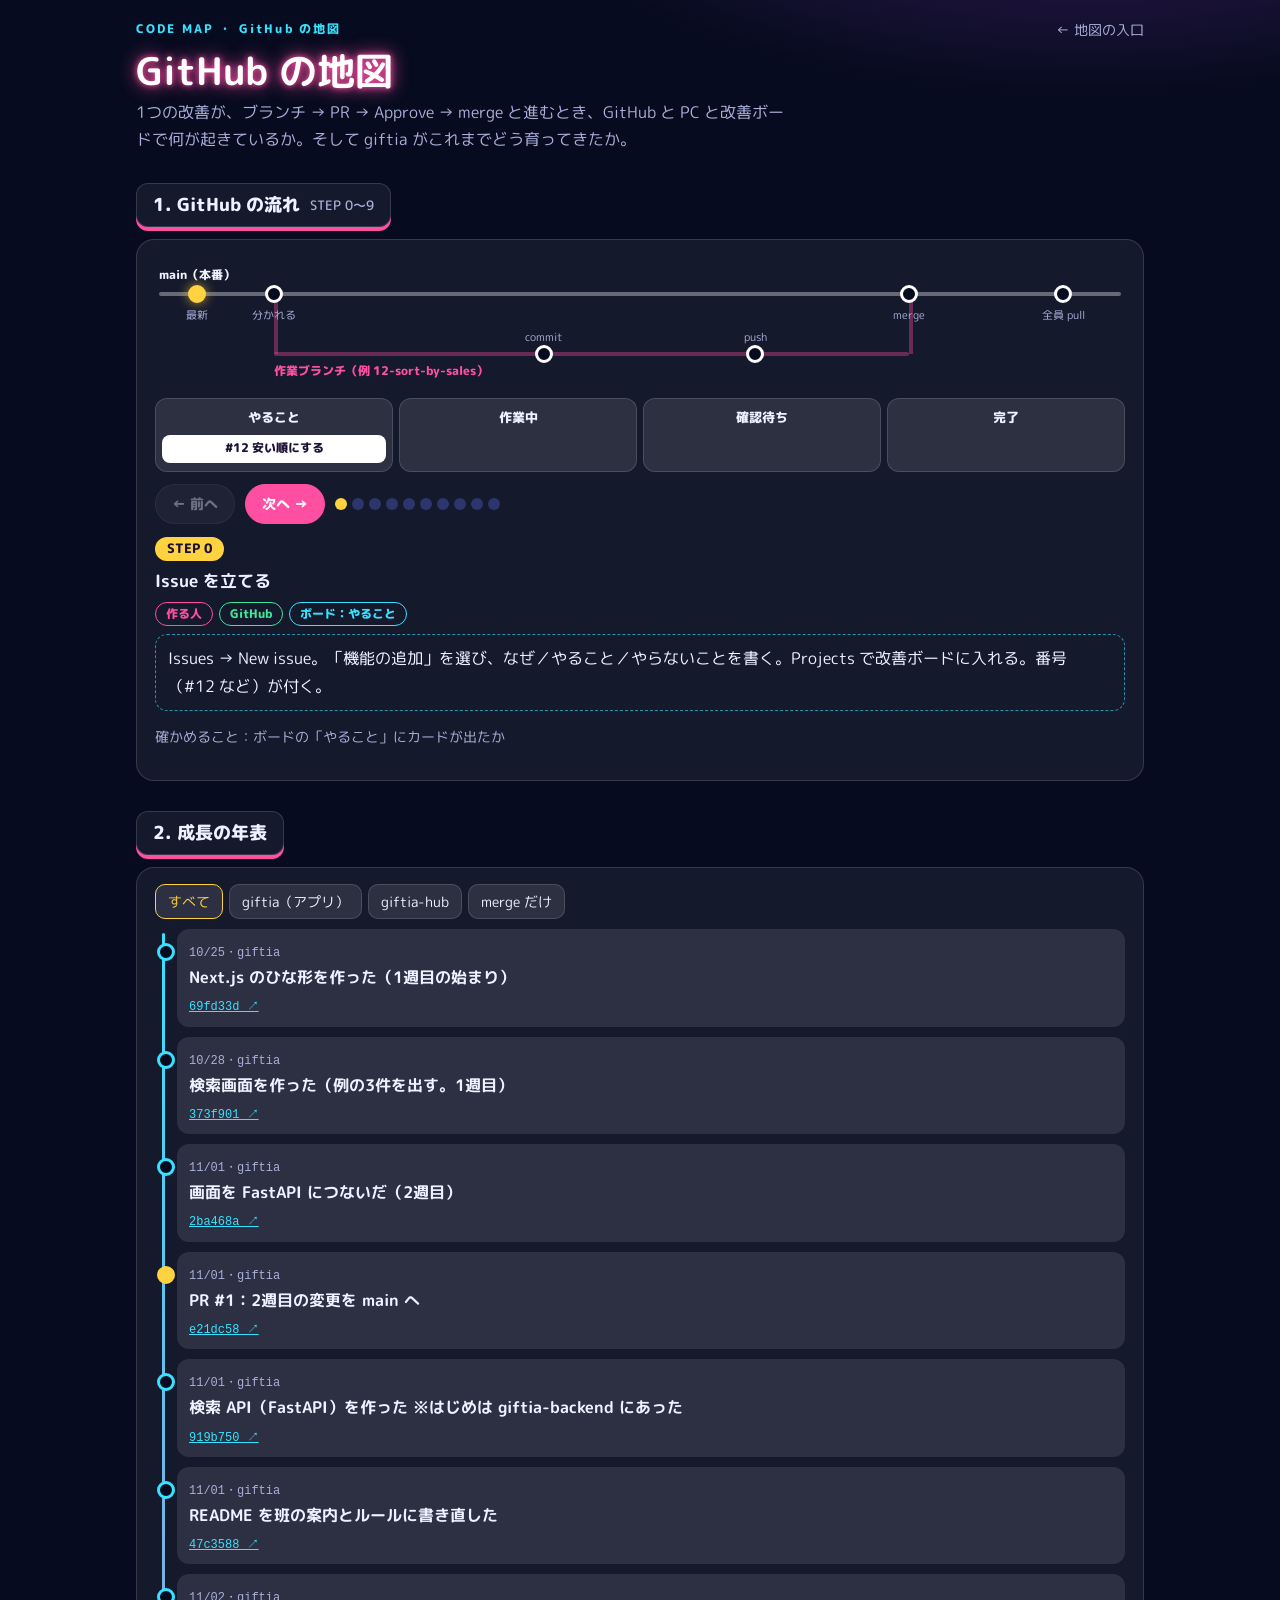
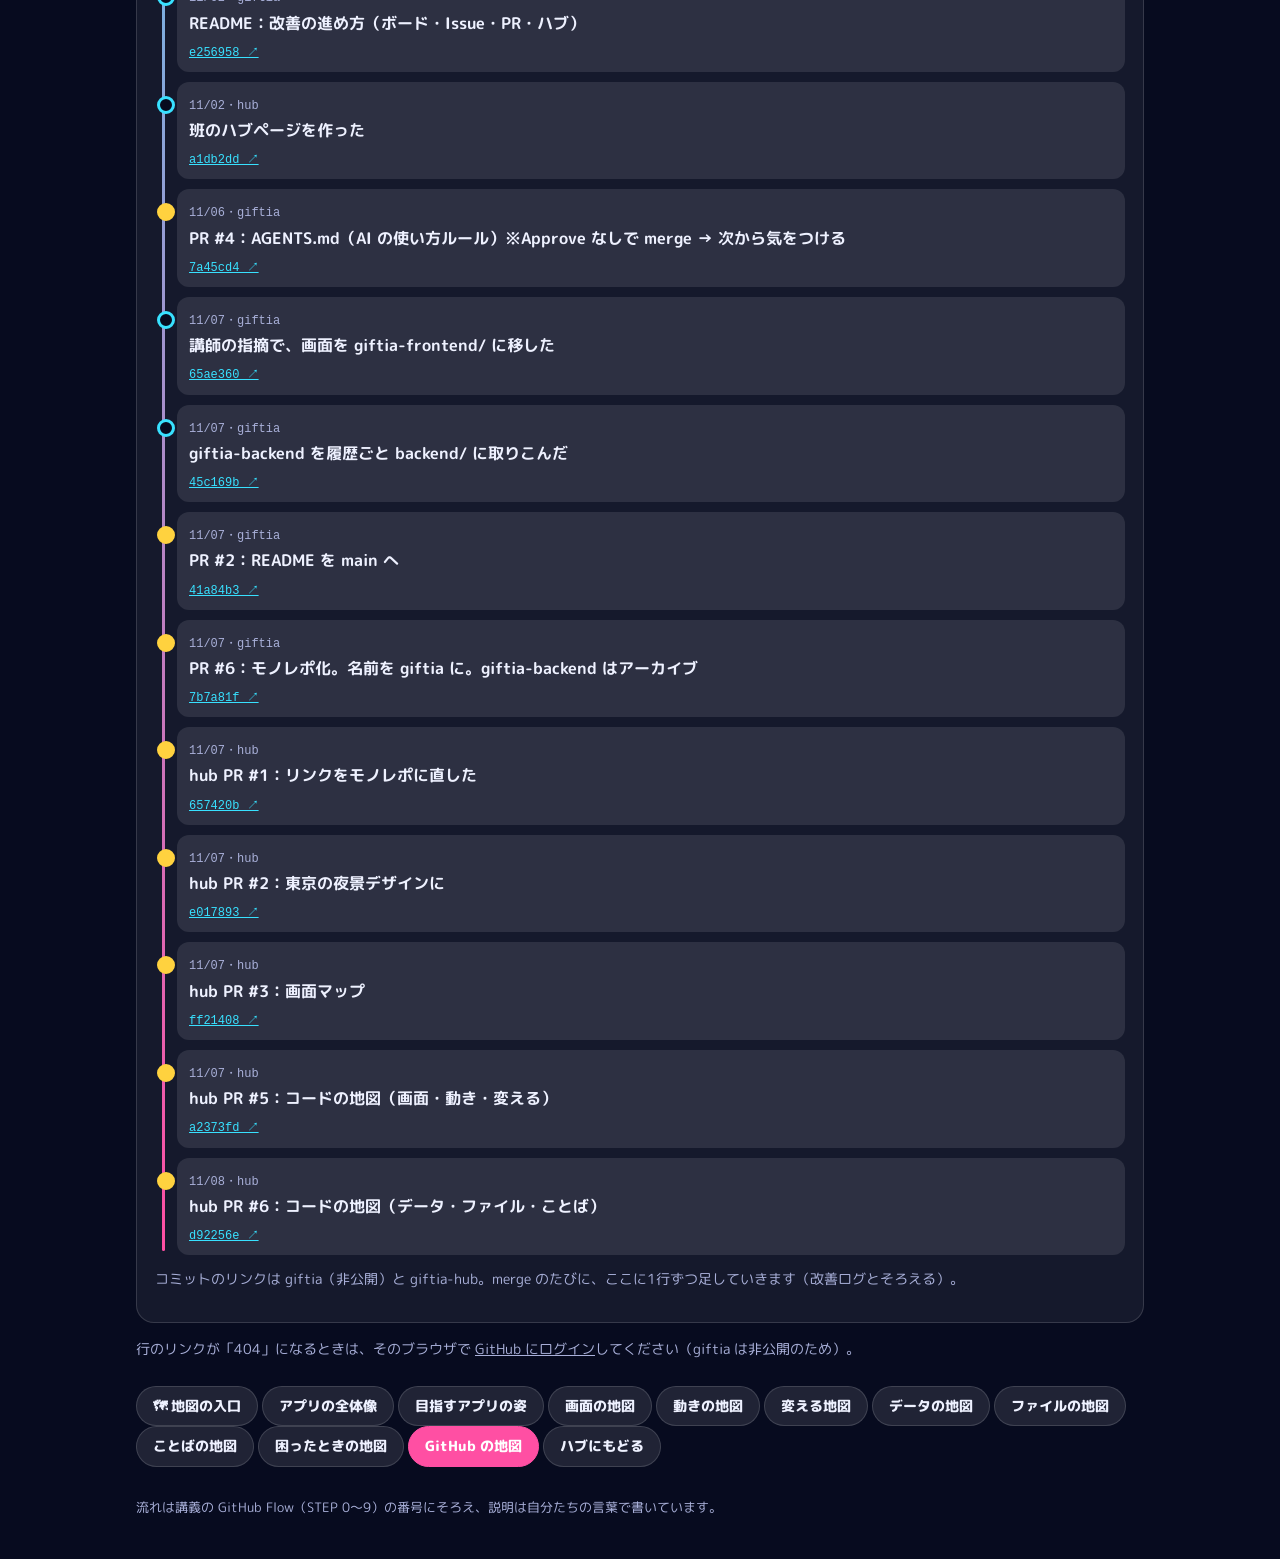
<file: git.html>
<!DOCTYPE html>
<html lang="ja">
<head>
<meta charset="UTF-8">
<meta name="viewport" content="width=device-width, initial-scale=1">
<title>GitHub の地図 ｜ コードの地図</title>
<link href="https://fonts.googleapis.com/css2?family=M+PLUS+Rounded+1c:wght@500;800&display=swap" rel="stylesheet">
<link rel="stylesheet" href="assets/map.css">
<style>
  .rail { position: relative; height: 120px; margin: 10px 4px 0; }
  .rail .ln { position: absolute; left: 0; right: 0; height: 4px; border-radius: 999px; }
  .rail .main { top: 26px; background: rgba(255,255,255,.35); }
  .rail .br { top: 86px; left: 12%; right: 22%; background: var(--pink); opacity: .35; transition: opacity .3s; }
  .rail .br.on { opacity: 1; box-shadow: 0 0 10px var(--pink); }
  .rail .up, .rail .down { position: absolute; width: 4px; height: 60px; top: 28px; background: var(--pink); opacity: .35; }
  .rail .up { left: 12%; } .rail .down { left: 78%; }
  .rail .up.on, .rail .down.on { opacity: 1; }
  .rail .dot { position: absolute; width: 18px; height: 18px; margin-left: -9px; border-radius: 50%; border: 3px solid #fff; background: var(--night1); }
  .rail .dot.on { border-color: var(--yellow); background: var(--yellow); box-shadow: 0 0 12px rgba(255,210,63,.7); }
  .rail .tag { position: absolute; font-size: .7rem; color: var(--muted); transform: translateX(-50%); white-space: nowrap; }
  .rail .lbl { position: absolute; font-size: .72rem; font-weight: 800; }
  .board { display: grid; grid-template-columns: repeat(4, minmax(0, 1fr)); gap: 6px; margin: 12px 0; }
  .col { border-radius: 12px; padding: 8px 6px; text-align: center; font-size: .8rem; font-weight: 800; border: 1px solid var(--line); background: var(--card2); min-height: 66px; }
  .col .issue { margin: 6px auto 0; padding: 4px 6px; border-radius: 8px; background: #fff; color: #1b1035; font-size: .72rem; max-width: 100%; }
  .stepper { display: flex; flex-wrap: wrap; gap: 10px; align-items: center; margin: 10px 0; }
  .who { display: flex; gap: 6px; flex-wrap: wrap; margin: 6px 0; }
  .tl { position: relative; padding-left: 22px; display: grid; gap: 10px; }
  .tl::before { content: ""; position: absolute; left: 7px; top: 4px; bottom: 4px; width: 3px; border-radius: 3px; background: linear-gradient(var(--cyan), var(--pink)); }
  .ev { position: relative; padding: 8px 12px; border-radius: 12px; background: var(--card2); }
  .ev::before { content: ""; position: absolute; left: -20px; top: 14px; width: 12px; height: 12px; border-radius: 50%; background: var(--night1); border: 3px solid var(--cyan); }
  .ev.pr::before { border-color: var(--yellow); background: var(--yellow); }
  .ev .d { font-family: var(--mono); font-size: .75rem; color: var(--muted); }
  .ev b { display: block; }
  .ev a { font-family: var(--mono); font-size: .75rem; color: var(--cyan); }
  .flt { margin-bottom: 10px; }
</style>
</head>
<body>
<div class="wrap">
  <div class="top"><span class="kicker">CODE MAP ・ GitHub の地図</span><a href="map.html">← 地図の入口</a></div>
  <h1><span class="p">GitHub の地図</span></h1>
  <p class="lead">1つの改善が、ブランチ → PR → Approve → merge と進むとき、GitHub と PC と改善ボードで何が起きているか。そして giftia がこれまでどう育ってきたか。</p>

  <h2 class="sec-title">1. GitHub の流れ <small>STEP 0〜9</small></h2>
  <div class="card">
    <div class="rail" id="rail">
      <div class="ln main"></div><div class="ln br" id="br"></div><div class="up" id="up"></div><div class="down" id="down"></div>
      <span class="lbl" style="left:0;top:0;color:var(--text)">main（本番）</span>
      <span class="lbl" style="left:12%;top:96px;color:var(--pink)">作業ブランチ（例 12-sort-by-sales）</span>
    </div>
    <div class="board" id="board"></div>
    <div class="stepper"><button class="btn" id="p">← 前へ</button><button class="btn pink" id="n">次へ →</button><span class="dots" id="dots"></span></div>
    <div id="step" aria-live="polite"></div>
  </div>

  <h2 class="sec-title">2. 成長の年表</h2>
  <div class="card">
    <div class="chips flt" id="flt"></div>
    <div class="tl" id="tl"></div>
    <p class="muted" style="margin-top:12px">コミットのリンクは giftia（非公開）と giftia-hub。merge のたびに、ここに1行ずつ足していきます（改善ログとそろえる）。</p>
  </div>

  <div style="margin-top:24px" id="mapnav"></div>
  <footer>流れは講義の GitHub Flow（STEP 0〜9）の番号にそろえ、説明は自分たちの言葉で書いています。</footer>
</div>
<script src="assets/map.js"></script>
<script>
const $ = s => document.querySelector(s);
/* [STEP, 名前, だれ, どこ, 説明, ボードの列(0-3), レールの状態, 確かめること] */
const S = [
  ["0", "Issue を立てる", "作る人", "GitHub", "Issues → New issue。「機能の追加」を選び、なぜ／やること／やらないことを書く。Projects で改善ボードに入れる。番号（#12 など）が付く。", 0, "issue", "ボードの「やること」にカードが出たか"],
  ["1", "main を pull して、ブランチを切る", "作る人", "PC", "main を最新にしてから、自分の作業用の枝（ブランチ）を作る。名前は「Issue番号-内容」。ボードのカードを「作業中」に動かす。", 1, "branch", "いまいるブランチが main ではないか（git status）"],
  ["2", "AI と一緒に変える", "作る人＋AI", "PC", "変えたいファイルと行を決めて、AI に相談しながら変える。AI に .env を見せない・commit や merge をさせない。", 1, "branch", "変える場所は「変える地図」で探す"],
  ["3", "中身と差分を見る", "作る人", "PC", "変えたファイルを自分で読む。今回のファイルだけか、.env が入っていないかを見る。画面と API が今までどおり動くかも確かめる。", 1, "branch", "git status と git diff"],
  ["4", "commit して push", "作る人", "PC → GitHub", "メッセージは「◯◯をする (#12)」。push は作業ブランチだけ。main には push しない（守られているので、できなくて正常）。", 1, "push", "GitHub にブランチが出たか"],
  ["5", "PR を出す", "作る人", "GitHub", "base: main ← compare: 作業ブランチ。本文に 何を／なぜ／確認手順 と Closes #12。Reviewers を選び、Slack で一言。カードは「確認待ち」へ。", 2, "pr", "PR の本文の枠（テンプレート）を埋めたか"],
  ["6", "本人以外がレビュー", "見る人", "GitHub → PC", "Files changed で余計な変更・.env がないかを見る。フェッチして作業ブランチをチェックアウトし、手元で動かす（pull ではない）。", 2, "pr", "確認手順どおりに動くか"],
  ["7", "Approve", "見る人", "GitHub", "Submit review → 「手元で確認しました」→ Approve。直してほしいときは Request changes で STEP 2 にもどる。", 2, "pr", "PR に approved と出たか"],
  ["8", "merge", "merge する人", "GitHub", "Approve が1つ以上あるのを確かめて Merge → Confirm → Delete branch。Closes #12 で Issue が自動で閉じ、カードは「完了」へ。", 3, "merge", "Issue が Closed になったか"],
  ["9", "全員が pull して再現", "全員", "PC", "main に切りかえて pull し、起動して確かめる。PR に「再現 OK」とコメント。全員そろったら1周完了。ハブの改善ログにも1行。", 3, "done", "全員の「再現 OK」がそろったか"],
];
const COLS = ["やること", "作業中", "確認待ち", "完了"];
let si = 0;
function rail(state) {
  const dots = [[4, 26, "最新"], [12, 26, "分かれる"], [40, 86, "commit"], [62, 86, "push"], [78, 26, "merge"], [94, 26, "全員 pull"]];
  const on = { issue: [0], branch: [0, 1, 2], push: [0, 1, 2, 3], pr: [0, 1, 2, 3], merge: [0, 1, 2, 3, 4], done: [0, 1, 2, 3, 4, 5] }[state];
  document.querySelectorAll("#rail .dot, #rail .tag").forEach(e => e.remove());
  dots.forEach(([x, y, t], i) => {
    $("#rail").insertAdjacentHTML("beforeend", `<span class="dot${on.includes(i) ? " on" : ""}" style="left:${x}%;top:${y - 7}px"></span><span class="tag" style="left:${x}%;top:${y < 50 ? y + 14 : y - 24}px">${t}</span>`);
  });
  $("#br").classList.toggle("on", state !== "issue");
  $("#up").classList.toggle("on", state !== "issue");
  $("#down").classList.toggle("on", state === "merge" || state === "done");
}
function step() {
  const s = S[si];
  rail(s[6]);
  $("#board").innerHTML = COLS.map((c, i) => `<div class="col">${c}${i === s[5] ? `<div class="issue">#12 安い順にする</div>` : ""}</div>`).join("");
  $("#dots").innerHTML = S.map((_, i) => `<button class="${i === si ? "on" : ""}" data-i="${i}" aria-label="STEP ${S[i][0]}"></button>`).join("");
  document.querySelectorAll("#dots button").forEach(b => b.onclick = () => { si = +b.dataset.i; step(); });
  $("#p").disabled = si === 0; $("#n").disabled = si === S.length - 1;
  $("#step").innerHTML = `<span class="badge">STEP ${s[0]}</span><h3 style="margin-top:6px">${s[1]}</h3><div class="who"><span class="pill fe">${s[2]}</span><span class="pill be">${s[3]}</span><span class="pill css">ボード：${COLS[s[5]]}</span></div><div class="say">${s[4]}</div><p class="muted">確かめること：${s[7]}</p>`;
}
$("#p").onclick = () => { si--; step(); }; $("#n").onclick = () => { si++; step(); };
step();

const C = "https://github.com/AR7ST/giftia/commit/", HC = "https://github.com/AR7ST/giftia-hub/commit/";
/* [日付, 種類(giftia|hub), PRか, 何が起きたか, コミット] */
const T = [
  ["10/25", "giftia", false, "Next.js のひな形を作った（1週目の始まり）", "69fd33d"],
  ["10/28", "giftia", false, "検索画面を作った（例の3件を出す。1週目）", "373f901"],
  ["11/01", "giftia", false, "画面を FastAPI につないだ（2週目）", "2ba468a"],
  ["11/01", "giftia", true, "PR #1：2週目の変更を main へ", "e21dc58"],
  ["11/01", "giftia", false, "検索 API（FastAPI）を作った ※はじめは giftia-backend にあった", "919b750"],
  ["11/01", "giftia", false, "README を班の案内とルールに書き直した", "47c3588"],
  ["11/02", "giftia", false, "README：改善の進め方（ボード・Issue・PR・ハブ）", "e256958"],
  ["11/02", "hub", false, "班のハブページを作った", "a1db2dd"],
  ["11/06", "giftia", true, "PR #4：AGENTS.md（AI の使い方ルール）※Approve なしで merge → 次から気をつける", "7a45cd4"],
  ["11/07", "giftia", false, "講師の指摘で、画面を giftia-frontend/ に移した", "65ae360"],
  ["11/07", "giftia", false, "giftia-backend を履歴ごと backend/ に取りこんだ", "45c169b"],
  ["11/07", "giftia", true, "PR #2：README を main へ", "41a84b3"],
  ["11/07", "giftia", true, "PR #6：モノレポ化。名前を giftia に。giftia-backend はアーカイブ", "7b7a81f"],
  ["11/07", "hub", true, "hub PR #1：リンクをモノレポに直した", "657420b"],
  ["11/07", "hub", true, "hub PR #2：東京の夜景デザインに", "e017893"],
  ["11/07", "hub", true, "hub PR #3：画面マップ", "ff21408"],
  ["11/07", "hub", true, "hub PR #5：コードの地図（画面・動き・変える）", "a2373fd"],
  ["11/08", "hub", true, "hub PR #6：コードの地図（データ・ファイル・ことば）", "d92256e"],
];
let f = "all";
function tl() {
  $("#flt").innerHTML = [["all", "すべて"], ["giftia", "giftia（アプリ）"], ["hub", "giftia-hub"], ["pr", "merge だけ"]].map(([k, t]) => `<button class="chip" data-k="${k}" aria-pressed="${k === f}">${t}</button>`).join("");
  document.querySelectorAll("#flt .chip").forEach(b => b.onclick = () => { f = b.dataset.k; tl(); });
  $("#tl").innerHTML = T.filter(t => f === "all" || (f === "pr" ? t[2] : t[1] === f)).map(t => `<div class="ev${t[2] ? " pr" : ""}"><span class="d">${t[0]}・${t[1]}</span><b>${t[3]}</b><a href="${(t[1] === "hub" ? HC : C) + t[4]}" target="_blank" rel="noopener">${t[4]} ↗</a></div>`).join("");
}
tl();
</script>
</body>
</html>
</file>
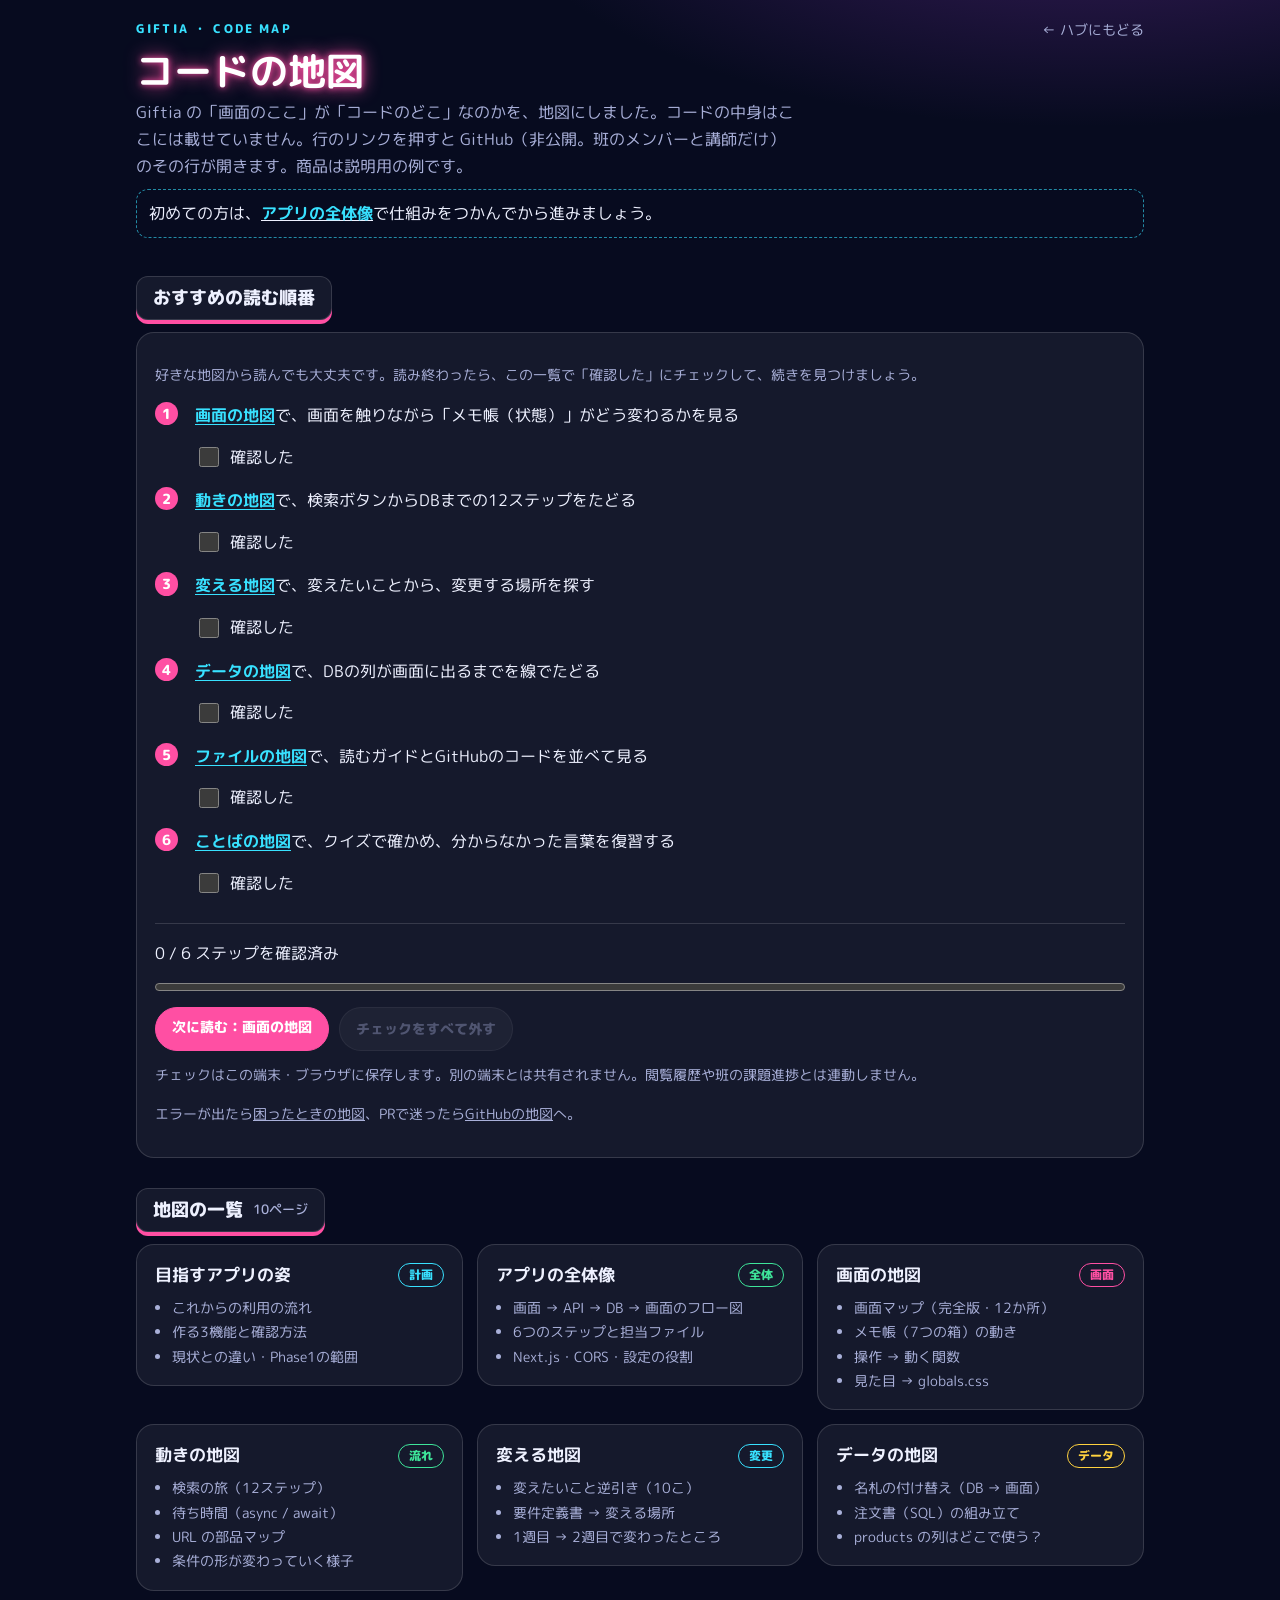
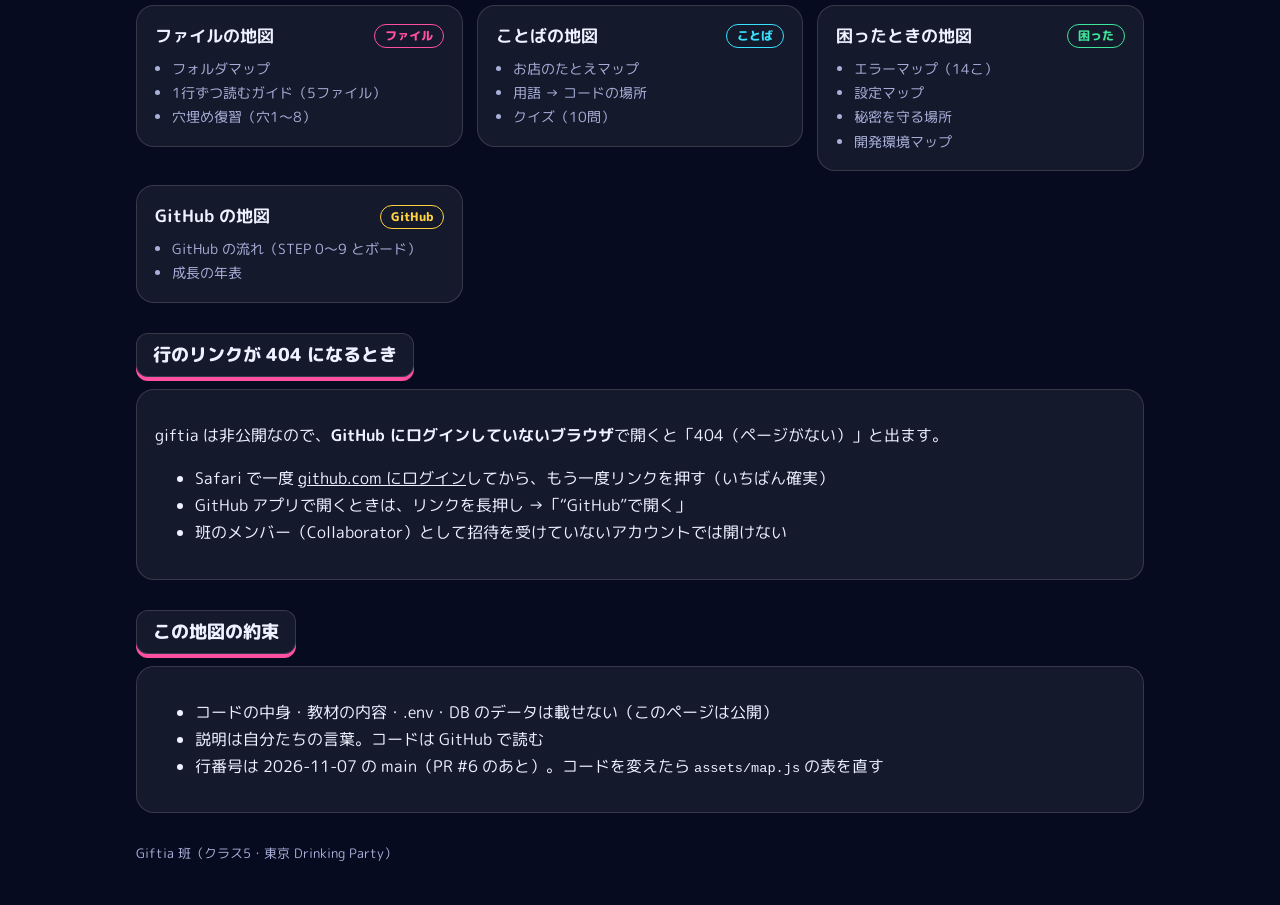
<file: map.html>
<!DOCTYPE html>
<html lang="ja">
<head>
<meta charset="UTF-8">
<meta name="viewport" content="width=device-width, initial-scale=1">
<title>コードの地図 ｜ 東京 Drinking Party</title>
<link href="https://fonts.googleapis.com/css2?family=M+PLUS+Rounded+1c:wght@500;800&display=swap" rel="stylesheet">
<link rel="stylesheet" href="assets/map.css">
<link rel="stylesheet" href="assets/course.css">
<style>
  .pages { display: grid; gap: 14px; grid-template-columns: repeat(auto-fit, minmax(260px, 1fr)); }
  .pg { text-decoration: none; display: block; }
  .pg.off { opacity: .55; pointer-events: none; }
  .pg h3 { display: flex; justify-content: space-between; gap: 8px; align-items: center; }
  .pg ul { margin: 6px 0 0; padding-left: 1.2em; color: var(--muted); font-size: .9rem; }
  .pg:hover .card { border-color: var(--pink); }
  .road { counter-reset: s; list-style: none; padding: 0; margin: 0; display: grid; gap: 8px; }
  .road li { counter-increment: s; display: grid; grid-template-columns: 2em minmax(0, 1fr); gap: 8px; align-items: start; }
  .road li::before { content: counter(s); width: 1.7em; height: 1.7em; border-radius: 50%; background: var(--pink); color: #fff; font-weight: 800; display: grid; place-items: center; font-size: .85rem; }
</style>
</head>
<body>
<div class="wrap">
  <div class="top"><span class="kicker">GIFTIA ・ CODE MAP</span><a href="./">← ハブにもどる</a></div>
  <h1><span class="p">コードの地図</span></h1>
  <p class="lead">Giftia の「画面のここ」が「コードのどこ」なのかを、地図にしました。コードの中身はここには載せていません。行のリンクを押すと GitHub（非公開。班のメンバーと講師だけ）のその行が開きます。商品は説明用の例です。</p>

  <p class="say">初めての方は、<a href="overview.html"><b>アプリの全体像</b></a>で仕組みをつかんでから進みましょう。</p>

  <h2 class="sec-title" id="course-title">おすすめの読む順番</h2>
  <section class="card" id="learning-course" aria-labelledby="course-title">
    <p class="muted">好きな地図から読んでも大丈夫です。読み終わったら、この一覧で「確認した」にチェックして、続きを見つけましょう。</p>
    <ol class="road course-list">
      <li><div><p><a href="screen.html"><b>画面の地図</b></a>で、画面を触りながら「メモ帳（状態）」がどう変わるかを見る</p><label class="course-check"><input type="checkbox" data-course-step="screen" aria-label="画面の地図を確認した">確認した</label></div></li>
      <li><div><p><a href="flow.html"><b>動きの地図</b></a>で、検索ボタンからDBまでの12ステップをたどる</p><label class="course-check"><input type="checkbox" data-course-step="flow" aria-label="動きの地図を確認した">確認した</label></div></li>
      <li><div><p><a href="change.html"><b>変える地図</b></a>で、変えたいことから、変更する場所を探す</p><label class="course-check"><input type="checkbox" data-course-step="change" aria-label="変える地図を確認した">確認した</label></div></li>
      <li><div><p><a href="data.html"><b>データの地図</b></a>で、DBの列が画面に出るまでを線でたどる</p><label class="course-check"><input type="checkbox" data-course-step="data" aria-label="データの地図を確認した">確認した</label></div></li>
      <li><div><p><a href="files.html"><b>ファイルの地図</b></a>で、読むガイドとGitHubのコードを並べて見る</p><label class="course-check"><input type="checkbox" data-course-step="files" aria-label="ファイルの地図を確認した">確認した</label></div></li>
      <li><div><p><a href="words.html"><b>ことばの地図</b></a>で、クイズで確かめ、分からなかった言葉を復習する</p><label class="course-check"><input type="checkbox" data-course-step="words" aria-label="ことばの地図を確認した">確認した</label></div></li>
    </ol>
    <div class="course-summary" data-course-controls hidden>
      <p data-course-count role="status" aria-live="polite" aria-atomic="true"></p>
      <progress value="0" max="6" aria-label="学習コースの確認済みステップ数"></progress>
      <div class="course-actions"><a class="btn pink" href="screen.html" data-course-next>次に読む：画面の地図</a><button class="btn course-reset" type="button" data-course-reset>チェックをすべて外す</button></div>
      <p class="muted" data-course-storage></p>
    </div>
    <noscript><p class="muted">チェックの保存にはJavaScriptが必要です。各地図へのリンクはそのまま利用できます。</p></noscript>
    <p class="muted">エラーが出たら<a href="trouble.html">困ったときの地図</a>、PRで迷ったら<a href="git.html">GitHubの地図</a>へ。</p>
  </section>

  <h2 class="sec-title">地図の一覧 <small>10ページ</small></h2>
  <div class="pages">
    <a class="pg" href="vision.html"><div class="card"><h3>目指すアプリの姿 <span class="pill css">計画</span></h3><ul><li>これからの利用の流れ</li><li>作る3機能と確認方法</li><li>現状との違い・Phase1の範囲</li></ul></div></a>
    <a class="pg" href="overview.html"><div class="card"><h3>アプリの全体像 <span class="pill be">全体</span></h3><ul><li>画面 → API → DB → 画面のフロー図</li><li>6つのステップと担当ファイル</li><li>Next.js・CORS・設定の役割</li></ul></div></a>
    <a class="pg" href="screen.html"><div class="card"><h3>画面の地図 <span class="pill fe">画面</span></h3>
      <ul><li>画面マップ（完全版・12か所）</li><li>メモ帳（7つの箱）の動き</li><li>操作 → 動く関数</li><li>見た目 → globals.css</li></ul></div></a>
    <a class="pg" href="flow.html"><div class="card"><h3>動きの地図 <span class="pill be">流れ</span></h3>
      <ul><li>検索の旅（12ステップ）</li><li>待ち時間（async / await）</li><li>URL の部品マップ</li><li>条件の形が変わっていく様子</li></ul></div></a>
    <a class="pg" href="change.html"><div class="card"><h3>変える地図 <span class="pill css">変更</span></h3>
      <ul><li>変えたいこと逆引き（10こ）</li><li>要件定義書 → 変える場所</li><li>1週目 → 2週目で変わったところ</li></ul></div></a>
    <a class="pg" href="data.html"><div class="card"><h3>データの地図 <span class="pill db">データ</span></h3><ul><li>名札の付け替え（DB → 画面）</li><li>注文書（SQL）の組み立て</li><li>products の列はどこで使う？</li></ul></div></a>
    <a class="pg" href="files.html"><div class="card"><h3>ファイルの地図 <span class="pill fe">ファイル</span></h3><ul><li>フォルダマップ</li><li>1行ずつ読むガイド（5ファイル）</li><li>穴埋め復習（穴1〜8）</li></ul></div></a>
    <a class="pg" href="words.html"><div class="card"><h3>ことばの地図 <span class="pill css">ことば</span></h3><ul><li>お店のたとえマップ</li><li>用語 → コードの場所</li><li>クイズ（10問）</li></ul></div></a>
    <a class="pg" href="trouble.html"><div class="card"><h3>困ったときの地図 <span class="pill be">困った</span></h3><ul><li>エラーマップ（14こ）</li><li>設定マップ</li><li>秘密を守る場所</li><li>開発環境マップ</li></ul></div></a>
    <a class="pg" href="git.html"><div class="card"><h3>GitHub の地図 <span class="pill db">GitHub</span></h3><ul><li>GitHub の流れ（STEP 0〜9 とボード）</li><li>成長の年表</li></ul></div></a>
  </div>

  <h2 class="sec-title">行のリンクが 404 になるとき</h2>
  <div class="card">
    <p>giftia は非公開なので、<b>GitHub にログインしていないブラウザ</b>で開くと「404（ページがない）」と出ます。</p>
    <ul>
      <li>Safari で一度 <a href="https://github.com/login" target="_blank" rel="noopener">github.com にログイン</a>してから、もう一度リンクを押す（いちばん確実）</li>
      <li>GitHub アプリで開くときは、リンクを長押し →「“GitHub”で開く」</li>
      <li>班のメンバー（Collaborator）として招待を受けていないアカウントでは開けない</li>
    </ul>
  </div>

  <h2 class="sec-title">この地図の約束</h2>
  <div class="card">
    <ul>
      <li>コードの中身・教材の内容・.env・DB のデータは載せない（このページは公開）</li>
      <li>説明は自分たちの言葉。コードは GitHub で読む</li>
      <li>行番号は 2026-11-07 の main（PR #6 のあと）。コードを変えたら <span class="mono">assets/map.js</span> の表を直す</li>
    </ul>
  </div>
  <footer>Giftia 班（クラス5・東京 Drinking Party）</footer>
</div>
<script src="assets/map.js"></script>
<script src="assets/course.js"></script>
</body>
</html>
</file>
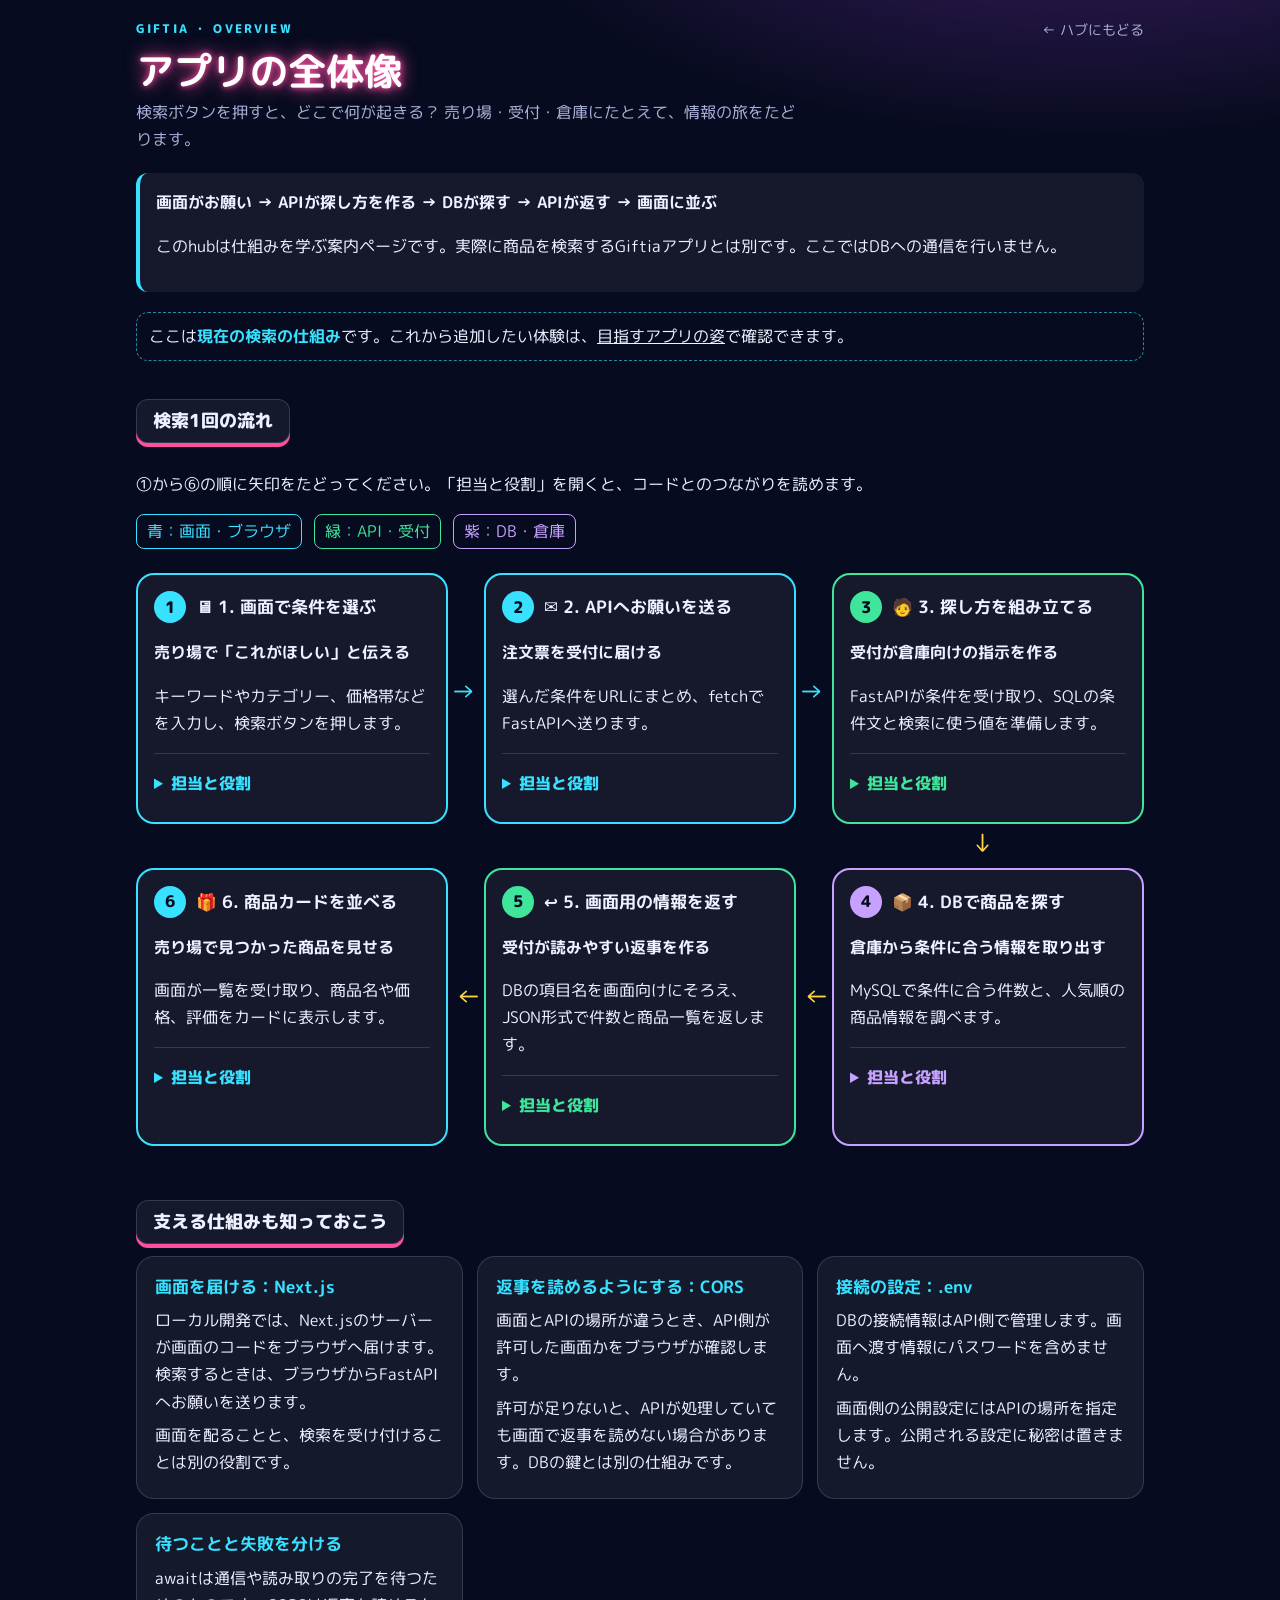
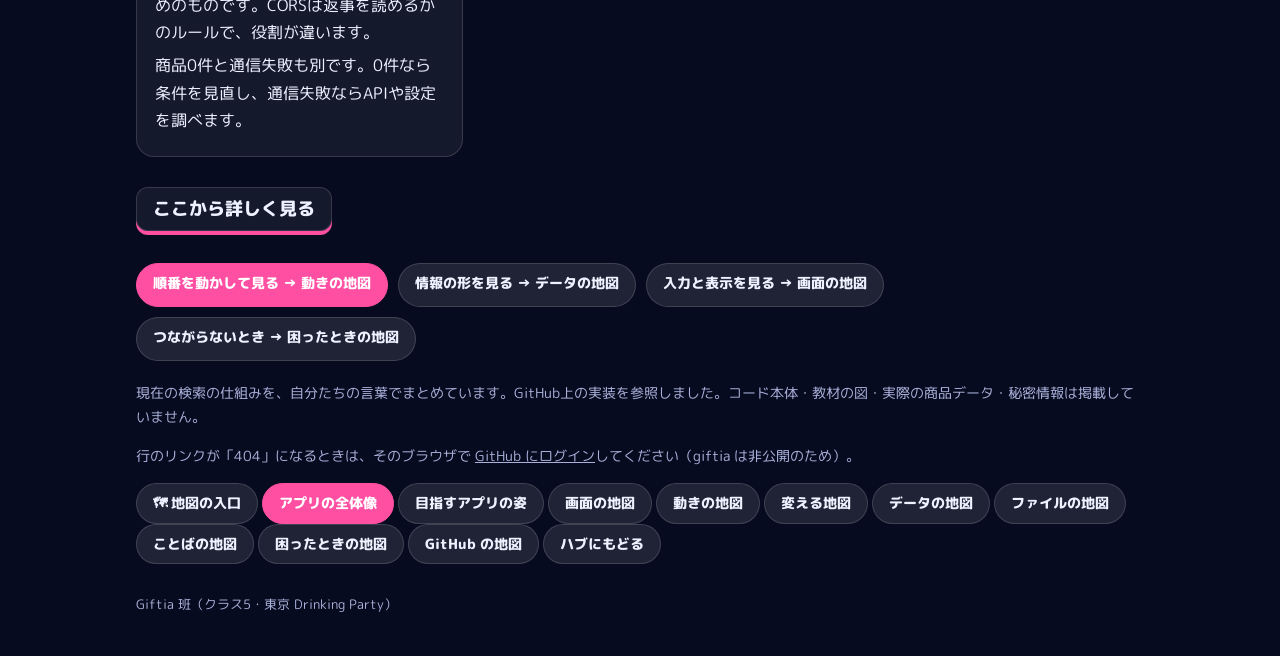
<file: overview.html>
<!DOCTYPE html>
<html lang="ja">
<head>
<meta charset="UTF-8">
<meta name="viewport" content="width=device-width, initial-scale=1">
<title>アプリの全体像 ｜ 東京 Drinking Party</title>
<meta name="description" content="Giftiaの検索が画面・FastAPI・MySQLを通って動く流れを、6つのステップで説明します。">
<link href="https://fonts.googleapis.com/css2?family=M+PLUS+Rounded+1c:wght@500;800&display=swap" rel="stylesheet">
<link rel="stylesheet" href="assets/map.css">
<link rel="stylesheet" href="assets/overview.css">
</head>
<body>
<main class="wrap">
<div class="top"><span class="kicker">GIFTIA ・ OVERVIEW</span><a href="./">← ハブにもどる</a></div>
<h1><span class="p">アプリの全体像</span></h1>
<p class="lead">検索ボタンを押すと、どこで何が起きる？ 売り場・受付・倉庫にたとえて、情報の旅をたどります。</p>
<div class="overview-intro"><b>画面がお願い → APIが探し方を作る → DBが探す → APIが返す → 画面に並ぶ</b>
<p>このhubは仕組みを学ぶ案内ページです。実際に商品を検索するGiftiaアプリとは別です。ここではDBへの通信を行いません。</p></div>
<p class="say">ここは<b>現在の検索の仕組み</b>です。これから追加したい体験は、<a href="vision.html">目指すアプリの姿</a>で確認できます。</p>
<h2 class="sec-title" id="overview-title">検索1回の流れ</h2>
<p>①から⑥の順に矢印をたどってください。「担当と役割」を開くと、コードとのつながりを読めます。</p>
<ul class="legend" aria-label="色と役割の凡例"><li><span style="color:#38e1ff">青：画面・ブラウザ</span></li><li><span style="color:#3ee59a">緑：API・受付</span></li><li><span style="color:#c7a1ff">紫：DB・倉庫</span></li></ul>
<ol class="overview-flow" aria-labelledby="overview-title">
<li class="overview-step web">
<div class="step-head"><span class="step-number" aria-hidden="true">1</span><h3><span aria-hidden="true">🖥</span> 1. 画面で条件を選ぶ</h3></div>
<p><b>売り場で「これがほしい」と伝える</b></p><p>キーワードやカテゴリー、価格帯などを入力し、検索ボタンを押します。</p>
<details><summary>担当と役割</summary><p><code>page.tsx</code></p><p>開いているタブで使う条件をまとめます。画面の入力を覚える役目です。</p></details>
</li>
<li class="overview-step web">
<div class="step-head"><span class="step-number" aria-hidden="true">2</span><h3><span aria-hidden="true">✉</span> 2. APIへお願いを送る</h3></div>
<p><b>注文票を受付に届ける</b></p><p>選んだ条件をURLにまとめ、fetchでFastAPIへ送ります。</p>
<details><summary>担当と役割</summary><p><code>api.ts</code></p><p>ブラウザからAPIへ直接通信します。awaitで応答と本文の読み取りを待ちます。</p></details>
</li>
<li class="overview-step api">
<div class="step-head"><span class="step-number" aria-hidden="true">3</span><h3><span aria-hidden="true">🧑</span> 3. 探し方を組み立てる</h3></div>
<p><b>受付が倉庫向けの指示を作る</b></p><p>FastAPIが条件を受け取り、SQLの条件文と検索に使う値を準備します。</p>
<details><summary>担当と役割</summary><p><code>main.py</code></p><p>入力された値をSQLの命令と分けて渡し、件数と商品情報を問い合わせます。</p></details>
</li>
<li class="overview-step db">
<div class="step-head"><span class="step-number" aria-hidden="true">4</span><h3><span aria-hidden="true">📦</span> 4. DBで商品を探す</h3></div>
<p><b>倉庫から条件に合う情報を取り出す</b></p><p>MySQLで条件に合う件数と、人気順の商品情報を調べます。</p>
<details><summary>担当と役割</summary><p><code>database.py / MySQL</code></p><p>DB接続とSQLの実行を担当します。商品取得は通常最大20件です。商品そのものを配送する処理ではありません。</p></details>
</li>
<li class="overview-step api">
<div class="step-head"><span class="step-number" aria-hidden="true">5</span><h3><span aria-hidden="true">↩</span> 5. 画面用の情報を返す</h3></div>
<p><b>受付が読みやすい返事を作る</b></p><p>DBの項目名を画面向けにそろえ、JSON形式で件数と商品一覧を返します。</p>
<details><summary>担当と役割</summary><p><code>main.py → api.ts</code></p><p>APIは件数と一覧を返します。現在の画面用の通信処理は、そのうち商品一覧を取り出して返します。</p></details>
</li>
<li class="overview-step web">
<div class="step-head"><span class="step-number" aria-hidden="true">6</span><h3><span aria-hidden="true">🎁</span> 6. 商品カードを並べる</h3></div>
<p><b>売り場で見つかった商品を見せる</b></p><p>画面が一覧を受け取り、商品名や価格、評価をカードに表示します。</p>
<details><summary>担当と役割</summary><p><code>page.tsx / ResultCard.tsx</code></p><p>見つからない場合も正常な返事です。現在は「上位0件」と表示されます。通信に失敗した場合はエラーを表示します。</p></details>
</li>
</ol>
<h2 class="sec-title">支える仕組みも知っておこう</h2>
<div class="overview-notes">
<section class="card"><h3>画面を届ける：Next.js</h3><p>ローカル開発では、Next.jsのサーバーが画面のコードをブラウザへ届けます。検索するときは、ブラウザからFastAPIへお願いを送ります。</p><p>画面を配ることと、検索を受け付けることは別の役割です。</p></section>
<section class="card"><h3>返事を読めるようにする：CORS</h3><p>画面とAPIの場所が違うとき、API側が許可した画面かをブラウザが確認します。</p><p>許可が足りないと、APIが処理していても画面で返事を読めない場合があります。DBの鍵とは別の仕組みです。</p></section>
<section class="card"><h3>接続の設定：.env</h3><p>DBの接続情報はAPI側で管理します。画面へ渡す情報にパスワードを含めません。</p><p>画面側の公開設定にはAPIの場所を指定します。公開される設定に秘密は置きません。</p></section>
<section class="card"><h3>待つことと失敗を分ける</h3><p>awaitは通信や読み取りの完了を待つためのものです。CORSは返事を読めるかのルールで、役割が違います。</p><p>商品0件と通信失敗も別です。0件なら条件を見直し、通信失敗ならAPIや設定を調べます。</p></section>
</div>
<h2 class="sec-title">ここから詳しく見る</h2>
<nav class="overview-links" aria-label="全体像から関連する地図へ">
<a class="btn pink" href="flow.html">順番を動かして見る → 動きの地図</a>
<a class="btn" href="data.html">情報の形を見る → データの地図</a>
<a class="btn" href="screen.html">入力と表示を見る → 画面の地図</a>
<a class="btn" href="trouble.html">つながらないとき → 困ったときの地図</a>
</nav>
<p class="muted">現在の検索の仕組みを、自分たちの言葉でまとめています。GitHub上の実装を参照しました。コード本体・教材の図・実際の商品データ・秘密情報は掲載していません。</p>
<nav id="mapnav" aria-label="コードの地図の一覧"></nav>
<footer>Giftia 班（クラス5・東京 Drinking Party）</footer>
</main>
<script src="assets/map.js"></script>
</body>
</html>
</file>
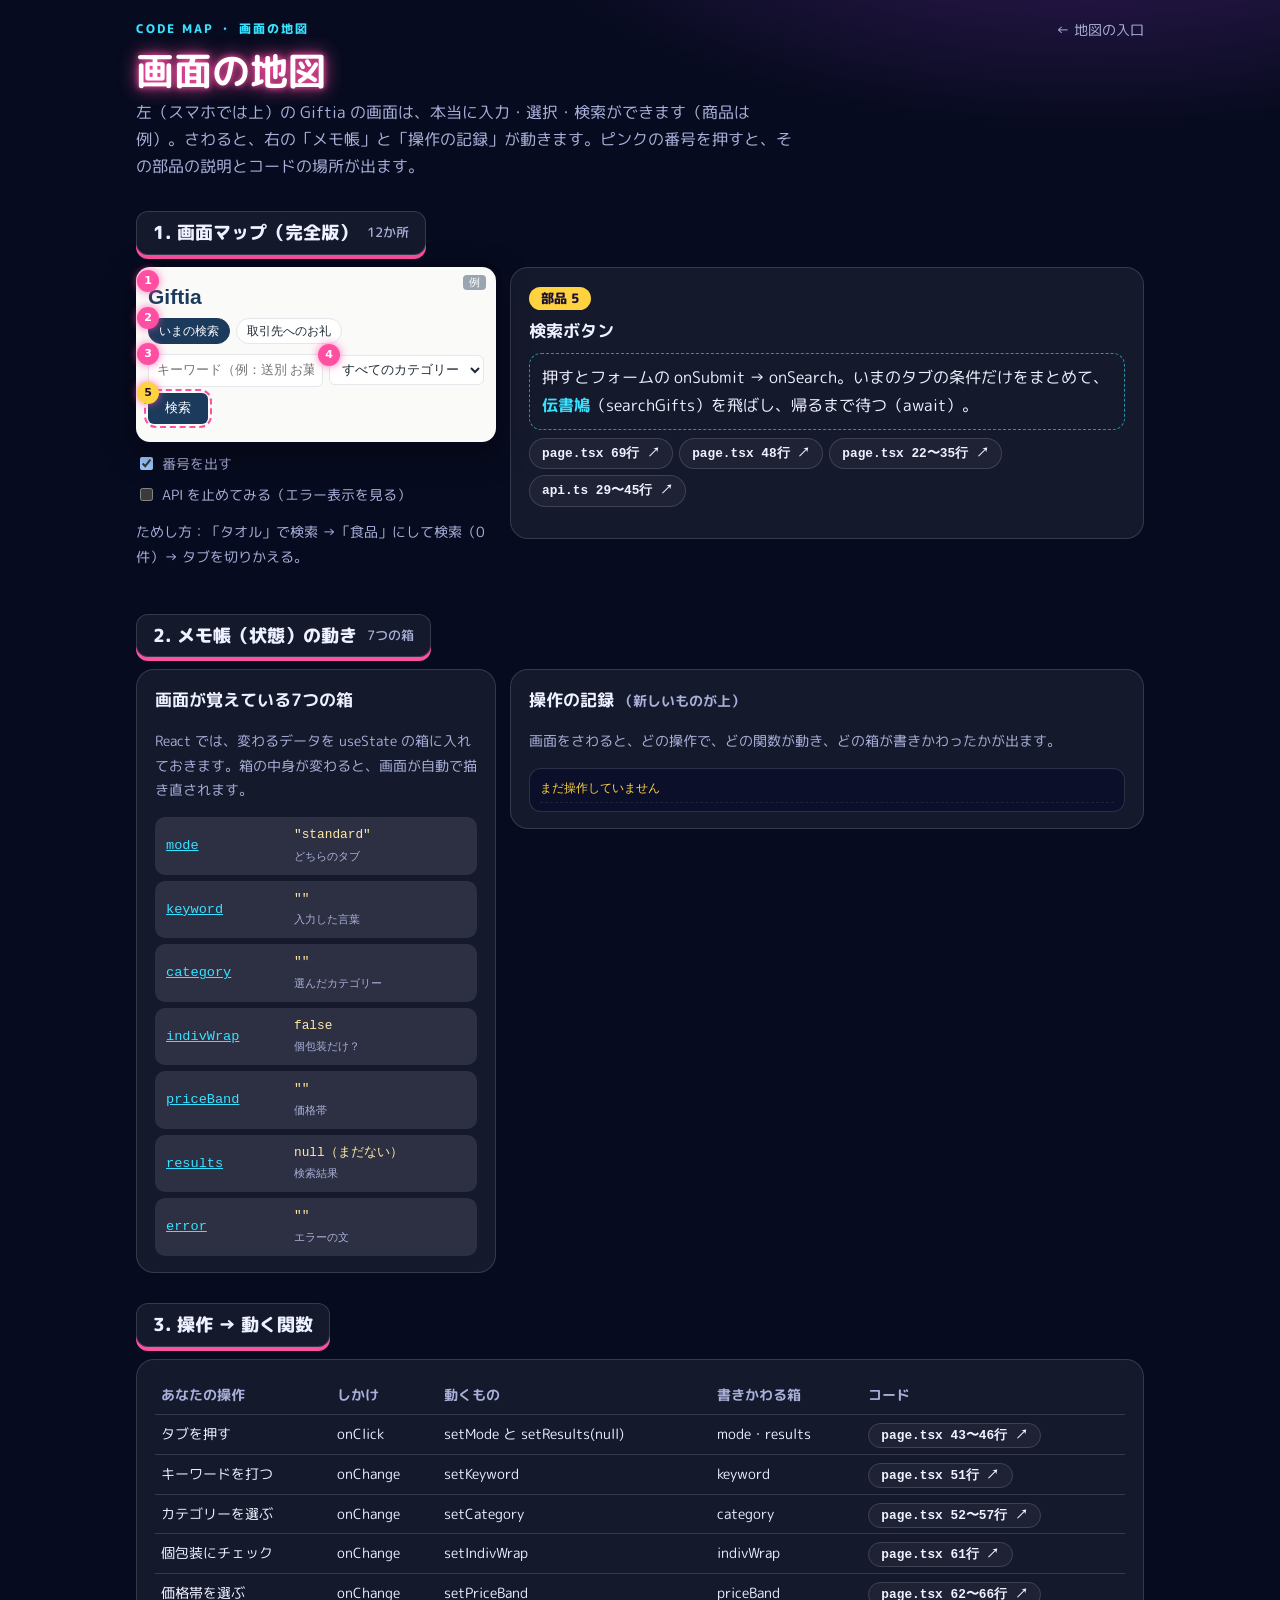
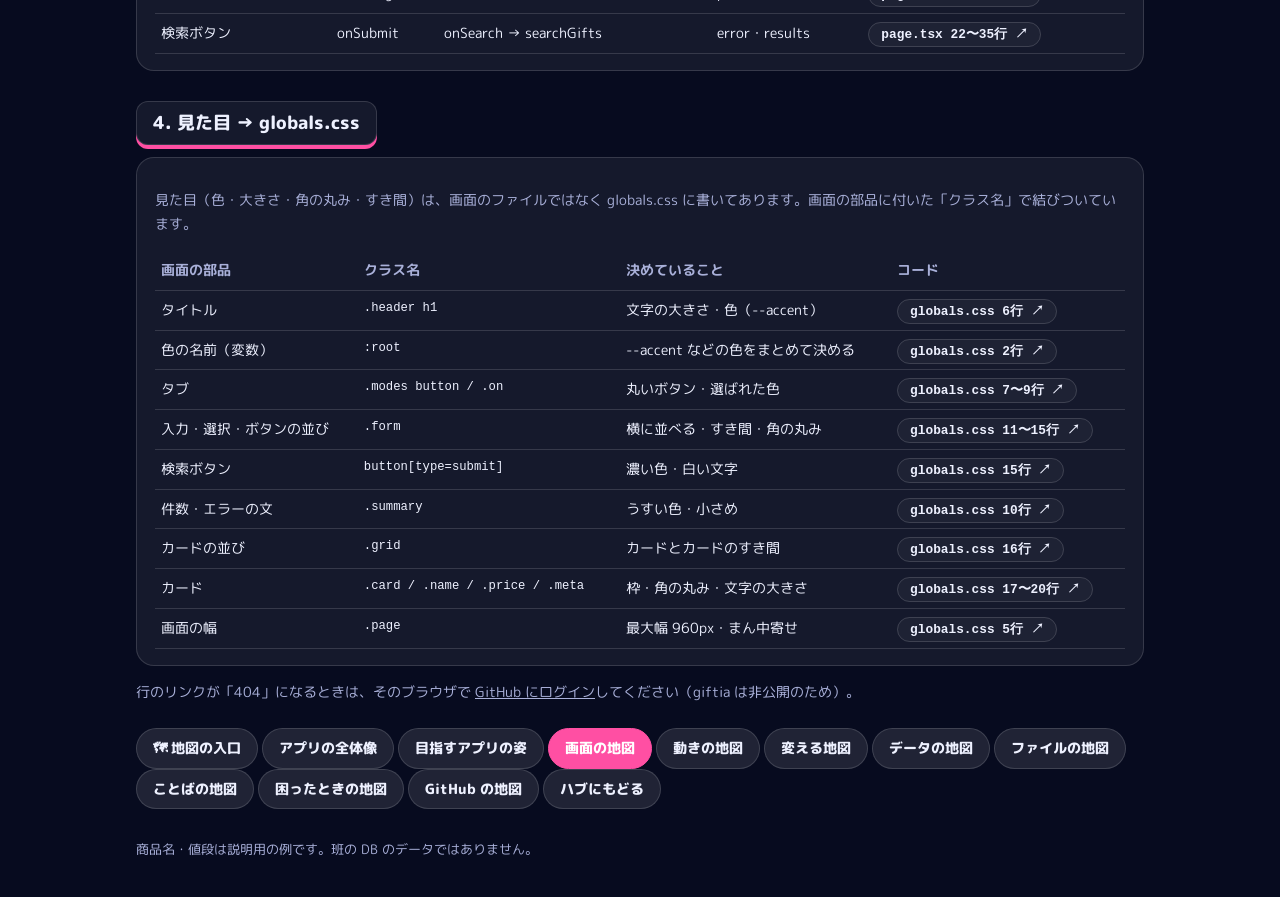
<file: screen.html>
<!DOCTYPE html>
<html lang="ja">
<head>
<meta charset="UTF-8">
<meta name="viewport" content="width=device-width, initial-scale=1">
<title>画面の地図 ｜ コードの地図</title>
<link href="https://fonts.googleapis.com/css2?family=M+PLUS+Rounded+1c:wght@500;800&display=swap" rel="stylesheet">
<link rel="stylesheet" href="assets/map.css">
<style>
  .pinbtn { position: absolute; top: -11px; left: -11px; z-index: 3; width: 22px; height: 22px; border-radius: 50%; border: 0; padding: 0; background: var(--pink); color: #fff; font: 800 11px/22px system-ui, sans-serif; cursor: pointer; box-shadow: 0 0 8px rgba(255,79,163,.8); }
  .pinbtn.on { background: var(--yellow); color: #1b1035; }
  .part { position: relative; border-radius: 8px; outline: 2px dashed transparent; outline-offset: 2px; }
  .part.on { outline-color: var(--pink); }
  .nopins .pinbtn { display: none; }
  .tools { display: flex; flex-wrap: wrap; gap: 8px; margin: 10px 0 0; align-items: center; }
  .sw { display: inline-flex; align-items: center; gap: 6px; font-size: .85rem; color: var(--muted); }
  .err { color: #c0392b !important; }
</style>
</head>
<body>
<div class="wrap">
  <div class="top"><span class="kicker">CODE MAP ・ 画面の地図</span><a href="map.html">← 地図の入口</a></div>
  <h1><span class="p">画面の地図</span></h1>
  <p class="lead">左（スマホでは上）の Giftia の画面は、本当に入力・選択・検索ができます（商品は例）。さわると、右の「メモ帳」と「操作の記録」が動きます。ピンクの番号を押すと、その部品の説明とコードの場所が出ます。</p>

  <h2 class="sec-title">1. 画面マップ（完全版） <small>12か所</small></h2>
  <div class="grid2">
    <div>
      <div class="gscreen" id="gs">
        <span class="ex">例</span>
        <div class="part" data-p="1"><button class="pinbtn" data-p="1" aria-label="部品1">1</button><div class="gt">Giftia</div></div>
        <div class="part" data-p="2"><button class="pinbtn" data-p="2" aria-label="部品2">2</button>
          <div class="gm"><button type="button" id="tStd" class="on">いまの検索</button><button type="button" id="tBiz">取引先へのお礼</button></div></div>
        <form id="f">
          <span id="stdBox" style="display:contents">
            <span class="part" data-p="3" style="flex:1 1 140px;display:flex"><button class="pinbtn" type="button" data-p="3" aria-label="部品3">3</button><input type="text" id="kw" placeholder="キーワード（例：送別 お菓子）" aria-label="キーワード" style="flex:1"></span>
            <span class="part" data-p="4"><button class="pinbtn" type="button" data-p="4" aria-label="部品4">4</button><select id="cat" aria-label="カテゴリー"><option value="">すべてのカテゴリー</option><option>コスメ</option><option>食品</option><option>生活雑貨</option></select></span>
          </span>
          <span id="bizBox" style="display:none">
            <span class="part" data-p="9"><button class="pinbtn" type="button" data-p="9" aria-label="部品9">9</button><label class="chk"><input type="checkbox" id="wrap"> 個包装</label></span>
            <span class="part" data-p="10"><button class="pinbtn" type="button" data-p="10" aria-label="部品10">10</button><select id="band" aria-label="価格帯"><option value="">すべての価格帯</option><option value="3000">3,000〜5,000円</option><option value="5000">5,000〜10,000円</option></select></span>
          </span>
          <span class="part" data-p="5"><button class="pinbtn" type="button" data-p="5" aria-label="部品5">5</button><button class="gb" type="submit">検索</button></span>
        </form>
        <div class="part" data-p="11" id="errWrap" hidden><button class="pinbtn" data-p="11" aria-label="部品11">11</button><p class="gsum err" id="errMsg"></p></div>
        <div id="res" hidden>
          <div class="part" data-p="6"><button class="pinbtn" data-p="6" aria-label="部品6">6</button><p class="gsum" id="sum"></p></div>
          <div id="cards"></div>
        </div>
      </div>
      <div class="tools">
        <label class="sw"><input type="checkbox" id="pins" checked> 番号を出す</label>
        <label class="sw"><input type="checkbox" id="down"> API を止めてみる（エラー表示を見る）</label>
      </div>
      <p class="muted">ためし方：「タオル」で検索 →「食品」にして検索（0件）→ タブを切りかえる。</p>
    </div>
    <div class="card" id="detail" aria-live="polite"></div>
  </div>

  <h2 class="sec-title">2. メモ帳（状態）の動き <small>7つの箱</small></h2>
  <div class="grid2">
    <div class="card">
      <h3>画面が覚えている7つの箱</h3>
      <p class="muted">React では、変わるデータを useState の箱に入れておきます。箱の中身が変わると、画面が自動で描き直されます。</p>
      <div class="box7" id="box7"></div>
    </div>
    <div class="card">
      <h3>操作の記録 <span class="muted">（新しいものが上）</span></h3>
      <p class="muted">画面をさわると、どの操作で、どの関数が動き、どの箱が書きかわったかが出ます。</p>
      <div class="log" id="log"><div>まだ操作していません</div></div>
    </div>
  </div>

  <h2 class="sec-title">3. 操作 → 動く関数</h2>
  <div class="card scroll">
    <table class="t">
      <tr><th>あなたの操作</th><th>しかけ</th><th>動くもの</th><th>書きかわる箱</th><th>コード</th></tr>
      <tr><td>タブを押す</td><td>onClick</td><td>setMode と setResults(null)</td><td>mode・results</td><td id="r1"></td></tr>
      <tr><td>キーワードを打つ</td><td>onChange</td><td>setKeyword</td><td>keyword</td><td id="r2"></td></tr>
      <tr><td>カテゴリーを選ぶ</td><td>onChange</td><td>setCategory</td><td>category</td><td id="r3"></td></tr>
      <tr><td>個包装にチェック</td><td>onChange</td><td>setIndivWrap</td><td>indivWrap</td><td id="r4"></td></tr>
      <tr><td>価格帯を選ぶ</td><td>onChange</td><td>setPriceBand</td><td>priceBand</td><td id="r5"></td></tr>
      <tr><td>検索ボタン</td><td>onSubmit</td><td>onSearch → searchGifts</td><td>error・results</td><td id="r6"></td></tr>
    </table>
  </div>

  <h2 class="sec-title">4. 見た目 → globals.css</h2>
  <div class="card scroll">
    <p class="muted">見た目（色・大きさ・角の丸み・すき間）は、画面のファイルではなく globals.css に書いてあります。画面の部品に付いた「クラス名」で結びついています。</p>
    <table class="t" id="cssTable">
      <tr><th>画面の部品</th><th>クラス名</th><th>決めていること</th><th>コード</th></tr>
    </table>
  </div>

  <div style="margin-top:24px" id="mapnav"></div>
  <footer>商品名・値段は説明用の例です。班の DB のデータではありません。</footer>
</div>
<script src="assets/map.js"></script>
<script>
const P = {
  1: ["タイトル「Giftia」", "お店の<b>看板</b>。文字は画面のファイル、色と大きさは見た目のファイル。", ["title", "cssH1"]],
  2: ["タブ", "<b>メモ帳</b>（mode）に「どちらのタブか」を覚える。押すと書きかえて、前の結果を消す。選ばれている方だけ濃い色。", ["sMode", "tabs", "cssModes"]],
  3: ["キーワードの入力欄", "1文字打つたびに onChange が動き、<b>メモ帳</b>（keyword）に書き写す。薄い字の例文（placeholder）は検索には使われない。", ["sKeyword", "input"]],
  4: ["カテゴリーの選択", "選んだ値を<b>メモ帳</b>（category）へ。選べる種類は選択肢の行の数だけ。空（すべて）のときは API に送らない。", ["sCategory", "select", "pCat"]],
  5: ["検索ボタン", "押すとフォームの onSubmit → onSearch。いまのタブの条件だけをまとめて、<b>伝書鳩</b>（searchGifts）を飛ばし、帰るまで待つ（await）。", ["button", "form", "onSearch", "searchGifts"]],
  6: ["「上位 ◯ 件」", "もらった結果の数を数えて出しているだけ。何件返すかを決めているのは<b>受付</b>（API）の limit（20件）。", ["summary", "aLimit"]],
  7: ["結果のカード", "同じ<b>カードの型紙</b>（ResultCard）を、結果の数だけ map で並べる。順位は 0 からではなく 1 から数える（i + 1）。", ["mapCards", "card"]],
  8: ["値段", "DB の数を<b>名札の付け替え</b>（to_gift）で画面の price に入れ、カード側でカンマを付けて見せる。", ["cardPrice", "tgPrice"]],
  9: ["個包装のチェック", "チェックの有無（true/false）を<b>メモ帳</b>（indivWrap）へ。true のときだけ、受付は説明文に「個包装」がある商品にしぼる。", ["sIndiv", "check", "pIndiv", "wIndiv"]],
  10: ["価格帯の選択", "「3,000〜5,000円」を、伝書鳩が下限と上限の2つの数に言いかえて送る。受付はそれで price をしぼる。", ["sPrice", "priceSel", "pPrice", "wPrice"]],
  11: ["つながらないときの表示", "伝書鳩が帰ってこられないと（API が止まっている・CORS で止められた）、catch に入り、<b>メモ帳</b>（error）に文を書いて表示する。くわしい原因はブラウザの Console。", ["catchErr", "errorShow", "sError"]],
  12: ["0件のとき", "条件に合う商品がないと、受付は空の配列を返す。画面は「上位 0 件」と出して、カードは並ばない。エラーではない。", ["summary", "where"]],
};
let st = { mode: "standard", keyword: "", category: "", indivWrap: false, priceBand: "", results: null, error: "" };
let sel = 5;
const $ = s => document.querySelector(s);
const log = (op, fn, key) => {
  const l = $("#log");
  if (l.firstChild && l.firstChild.textContent === "まだ操作していません") l.innerHTML = "";
  const d = document.createElement("div");
  d.textContent = `${op} → ${fn}（${label(key)}）`;
  l.prepend(d);
};
const BOX = [["mode", "どちらのタブ", "sMode"], ["keyword", "入力した言葉", "sKeyword"], ["category", "選んだカテゴリー", "sCategory"], ["indivWrap", "個包装だけ？", "sIndiv"], ["priceBand", "価格帯", "sPrice"], ["results", "検索結果", "sResults"], ["error", "エラーの文", "sError"]];
function show(v) { if (v === null) return "null（まだない）"; if (Array.isArray(v)) return `[ 商品 ${v.length}件 ]`; if (typeof v === "string") return `"${v}"`; return String(v); }
function drawBox(changed = []) {
  $("#box7").innerHTML = BOX.map(([k, t, key]) => `<div class="b${changed.includes(k) ? " flash" : ""}"><a href="${url(key)}" target="_blank" rel="noopener" class="mono" style="color:var(--cyan)">${k}</a><span>${esc(show(st[k]))}<br><small style="color:var(--muted);font-family:inherit">${t}</small></span></div>`).join("");
  if (changed.length) setTimeout(() => document.querySelectorAll(".box7 .b.flash").forEach(b => b.classList.remove("flash")), 900);
}
function setSt(patch) { const ch = Object.keys(patch); Object.assign(st, patch); drawBox(ch); drawScreen(); }
function drawScreen() {
  $("#tStd").classList.toggle("on", st.mode === "standard");
  $("#tBiz").classList.toggle("on", st.mode === "business");
  $("#stdBox").style.display = st.mode === "standard" ? "contents" : "none";
  $("#bizBox").style.display = st.mode === "business" ? "contents" : "none";
  $("#errWrap").hidden = !st.error;
  $("#errMsg").textContent = st.error;
  $("#res").hidden = !st.results;
  if (st.results) {
    $("#sum").textContent = `上位 ${st.results.length} 件`;
    $("#cards").innerHTML = st.results.map((g, i) => {
      let html = cardHTML(g, i);
      if (i === 0) html = `<div class="part" data-p="7"><button class="pinbtn" data-p="7" aria-label="部品7">7</button>` + html.replace(/<p class="gp">([^<]*)<\/p>/, `<p class="gp"><span class="part" data-p="8" style="display:inline-block"><button class="pinbtn" data-p="8" aria-label="部品8">8</button>$1</span></p>`) + `</div>`;
      return html;
    }).join("");
    if (st.results.length === 0) $("#cards").innerHTML = `<div class="part" data-p="12" style="padding:10px 0"><button class="pinbtn" data-p="12" aria-label="部品12">12</button><p class="gsum">（カードは並びません）</p></div>`;
  }
  bindPins(); mark();
}
function mark() { document.querySelectorAll("#gs .part").forEach(p => p.classList.toggle("on", +p.dataset.p === sel)); document.querySelectorAll("#gs .pinbtn").forEach(p => p.classList.toggle("on", +p.dataset.p === sel)); }
function bindPins() { document.querySelectorAll("#gs .pinbtn").forEach(b => b.onclick = e => { e.preventDefault(); e.stopPropagation(); pick(+b.dataset.p); }); }
function pick(n) {
  sel = n; mark();
  const [t, s, keys] = P[n];
  $("#detail").innerHTML = `<span class="badge">部品 ${n}</span><h3 style="margin-top:6px">${t}</h3><div class="say">${s}</div><div class="refs">${keys.map(k => ref(k)).join("")}</div>
    <p class="muted">${n === 7 || n === 8 ? "※ 7・8 は検索すると出ます。" : n === 9 || n === 10 ? "※ 9・10 は「取引先へのお礼」タブで出ます。" : n === 11 ? "※ 下の「API を止めてみる」をオンにして検索すると出ます。" : n === 12 ? "※ 例えば「タオル」＋「食品」で検索すると出ます。" : ""}</p>`;
}
$("#tStd").onclick = () => { log("タブ「いまの検索」", "onClick → setMode / setResults(null)", "tabStd"); setSt({ mode: "standard", results: null }); };
$("#tBiz").onclick = () => { log("タブ「取引先へのお礼」", "onClick → setMode / setResults(null)", "tabBiz"); setSt({ mode: "business", results: null }); };
$("#kw").oninput = e => { log("1文字入力", "onChange → setKeyword", "input"); st.keyword = e.target.value; drawBox(["keyword"]); };
$("#cat").onchange = e => { log("カテゴリーを選ぶ", "onChange → setCategory", "select"); st.category = e.target.value; drawBox(["category"]); };
$("#wrap").onchange = e => { log("個包装をチェック", "onChange → setIndivWrap", "check"); st.indivWrap = e.target.checked; drawBox(["indivWrap"]); };
$("#band").onchange = e => { log("価格帯を選ぶ", "onChange → setPriceBand", "priceSel"); st.priceBand = e.target.value; drawBox(["priceBand"]); };
$("#f").onsubmit = e => {
  e.preventDefault();
  log("検索ボタン", "onSubmit → onSearch（preventDefault・setError(\"\")）", "onSearch");
  const c = st.mode === "standard" ? { keyword: st.keyword, category: st.category, indivWrap: false, priceBand: "" } : { keyword: "", category: "", indivWrap: st.indivWrap, priceBand: st.priceBand };
  if ($("#down").checked) {
    log("伝書鳩が帰れない", "catch → setResults(null) / setError(...)", "catchErr");
    setSt({ error: "APIにつながりません：Failed to fetch", results: null }); pick(11);
  } else {
    log("伝書鳩が帰ってきた", "await searchGifts → setResults", "awaitSearch");
    const r = searchSample(c).results;
    setSt({ error: "", results: r }); pick(r.length ? 7 : 12);
  }
};
$("#pins").onchange = e => $("#gs").classList.toggle("nopins", !e.target.checked);
["r1:tabs", "r2:input", "r3:select", "r4:check", "r5:priceSel", "r6:onSearch"].forEach(s => { const [id, k] = s.split(":"); document.getElementById(id).innerHTML = ref(k); });
const CSS = [["タイトル", ".header h1", "文字の大きさ・色（--accent）", "cssH1"], ["色の名前（変数）", ":root", "--accent などの色をまとめて決める", "cssVars"], ["タブ", ".modes button / .on", "丸いボタン・選ばれた色", "cssModes"], ["入力・選択・ボタンの並び", ".form", "横に並べる・すき間・角の丸み", "cssForm"], ["検索ボタン", "button[type=submit]", "濃い色・白い文字", "cssSubmit"], ["件数・エラーの文", ".summary", "うすい色・小さめ", "cssSummary"], ["カードの並び", ".grid", "カードとカードのすき間", "cssGrid"], ["カード", ".card / .name / .price / .meta", "枠・角の丸み・文字の大きさ", "cssCard"], ["画面の幅", ".page", "最大幅 960px・まん中寄せ", "cssPage"]];
$("#cssTable").insertAdjacentHTML("beforeend", CSS.map(r => `<tr><td>${r[0]}</td><td class="mono">${r[1]}</td><td>${r[2]}</td><td>${ref(r[3])}</td></tr>`).join(""));
drawBox(); drawScreen(); pick(5);
</script>
</body>
</html>
</file>
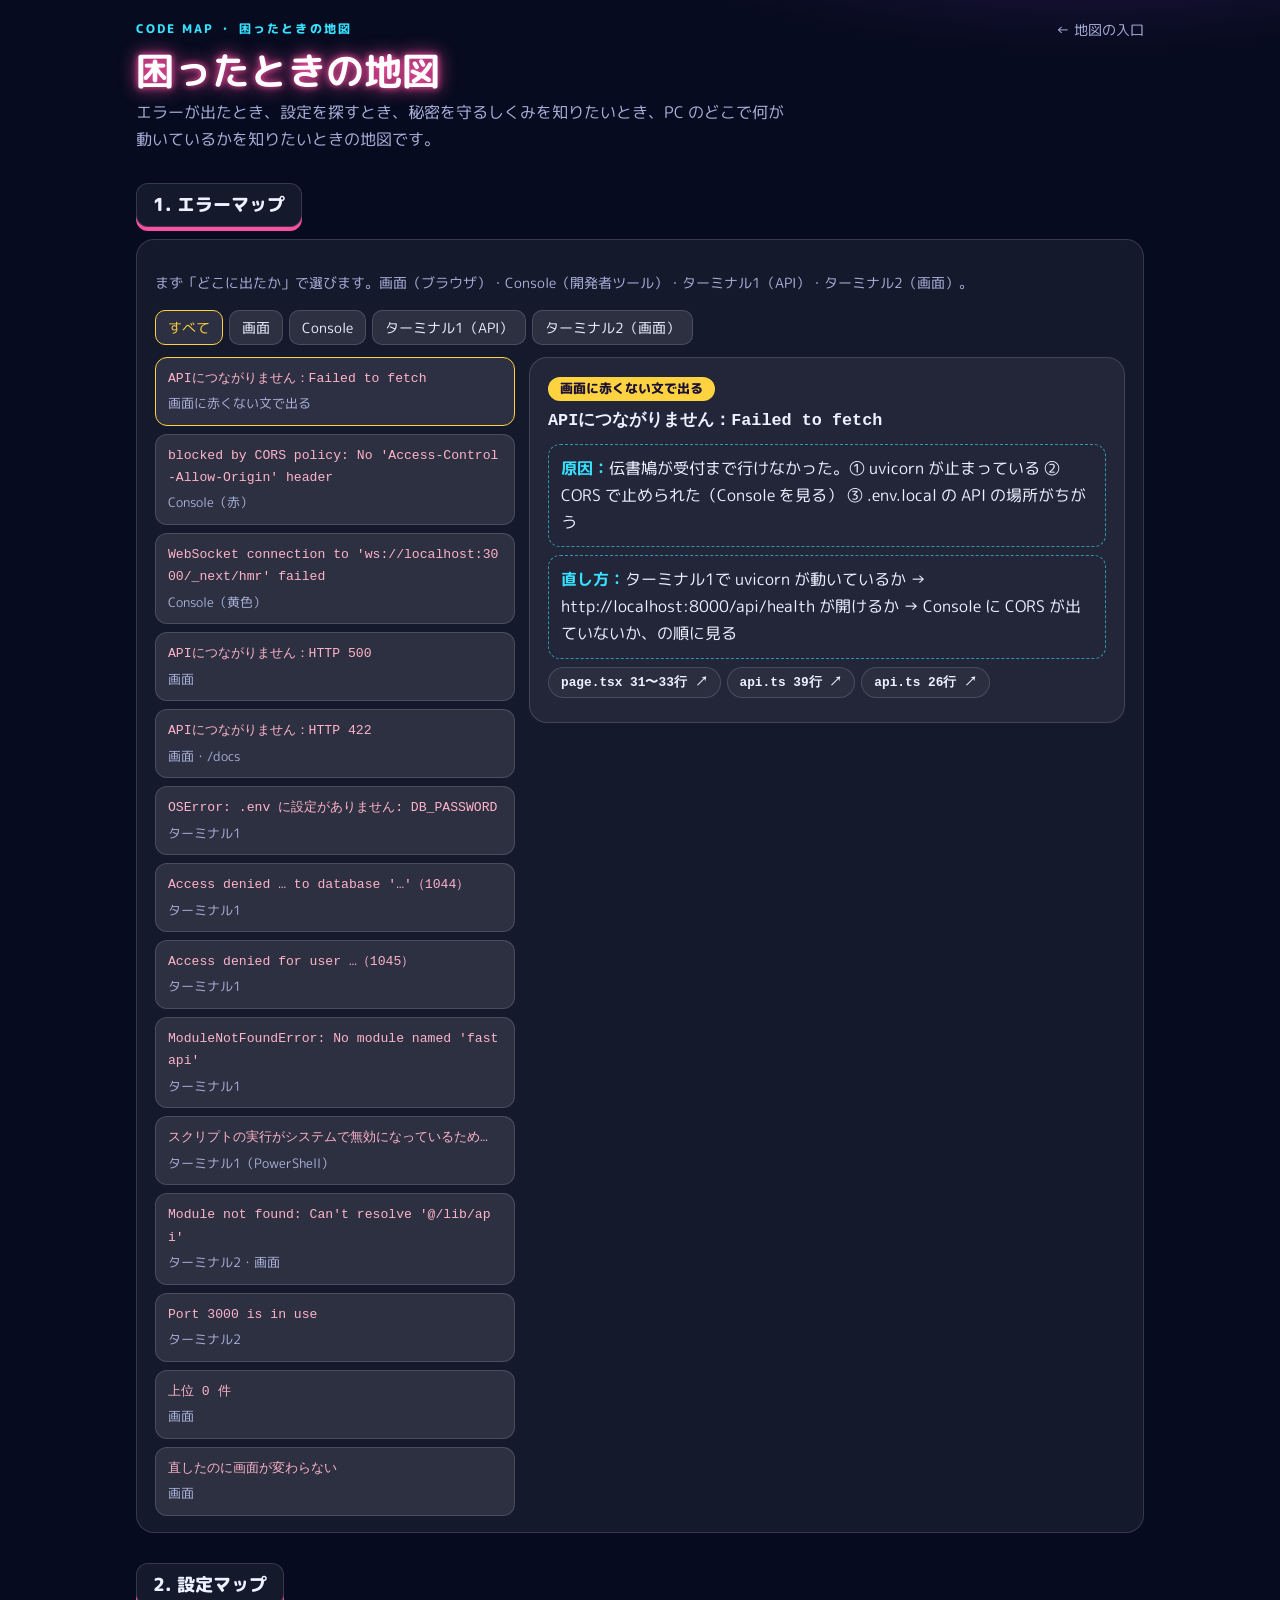
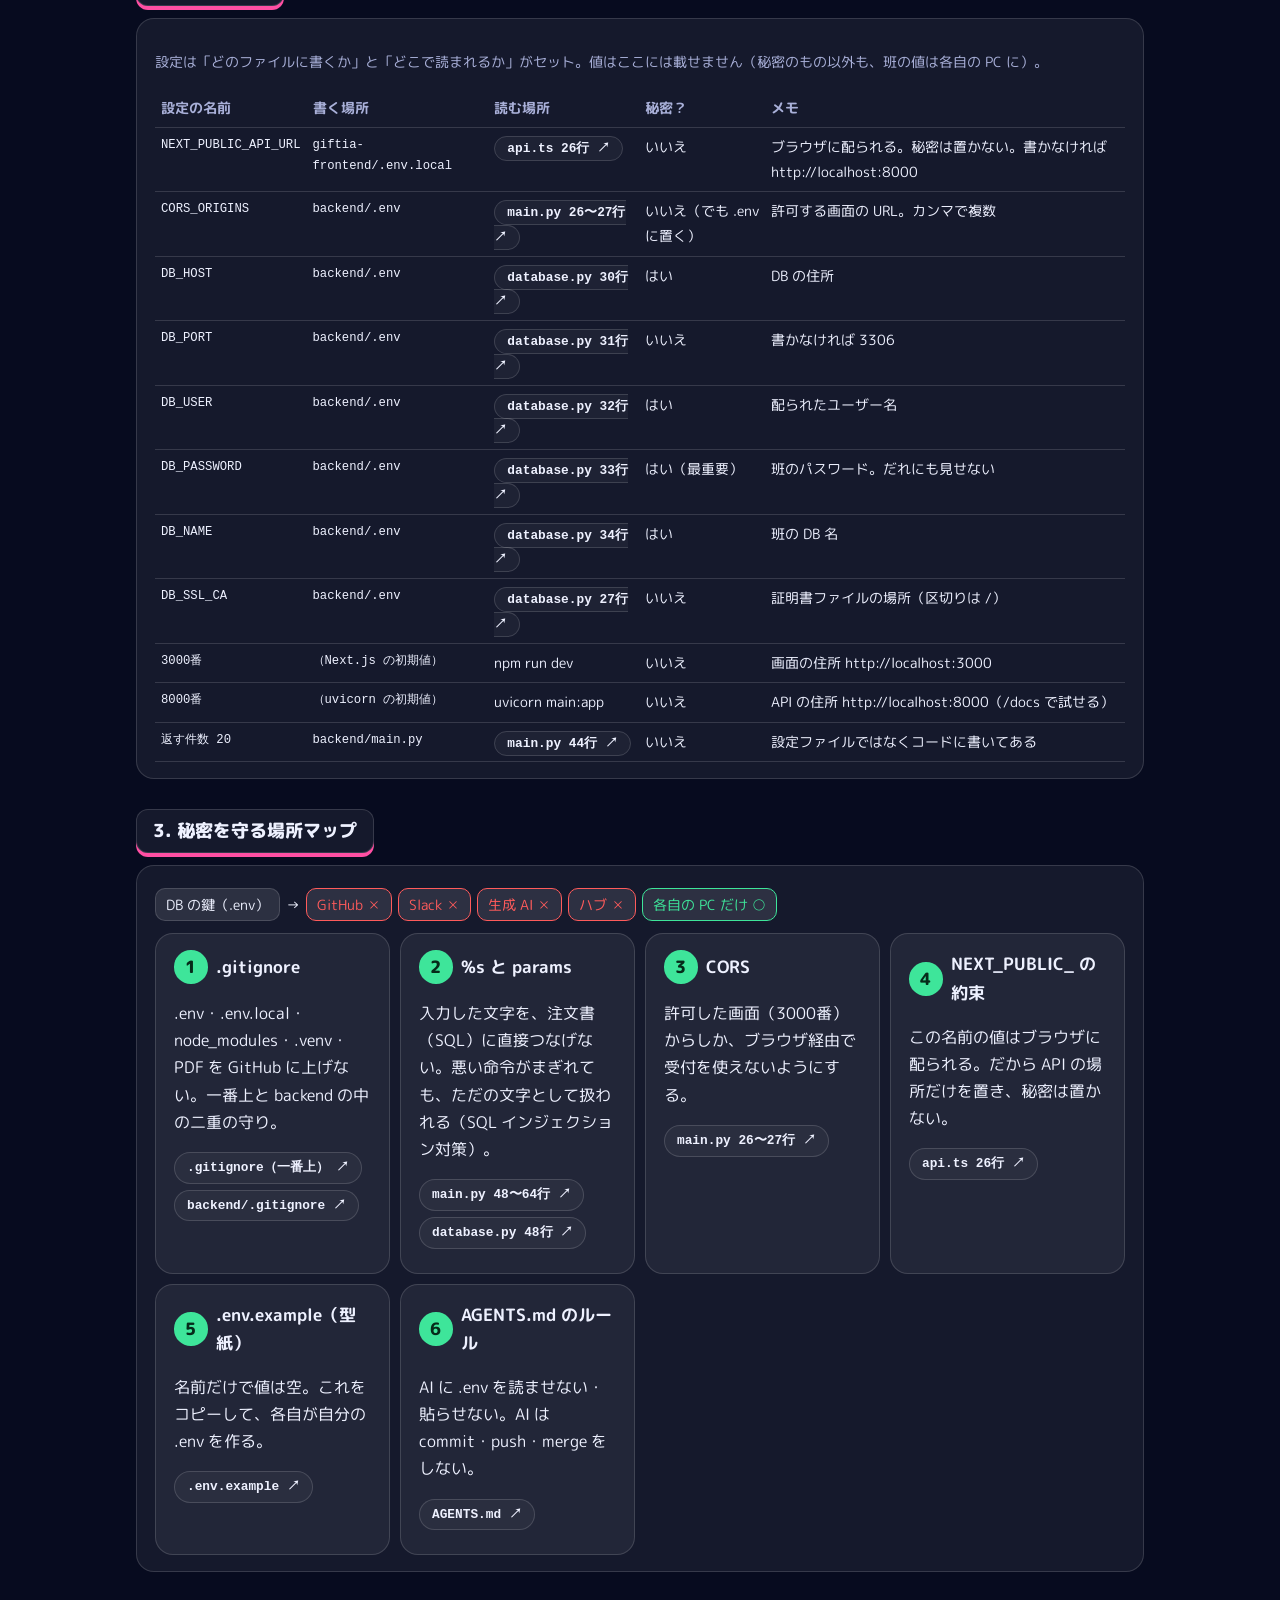
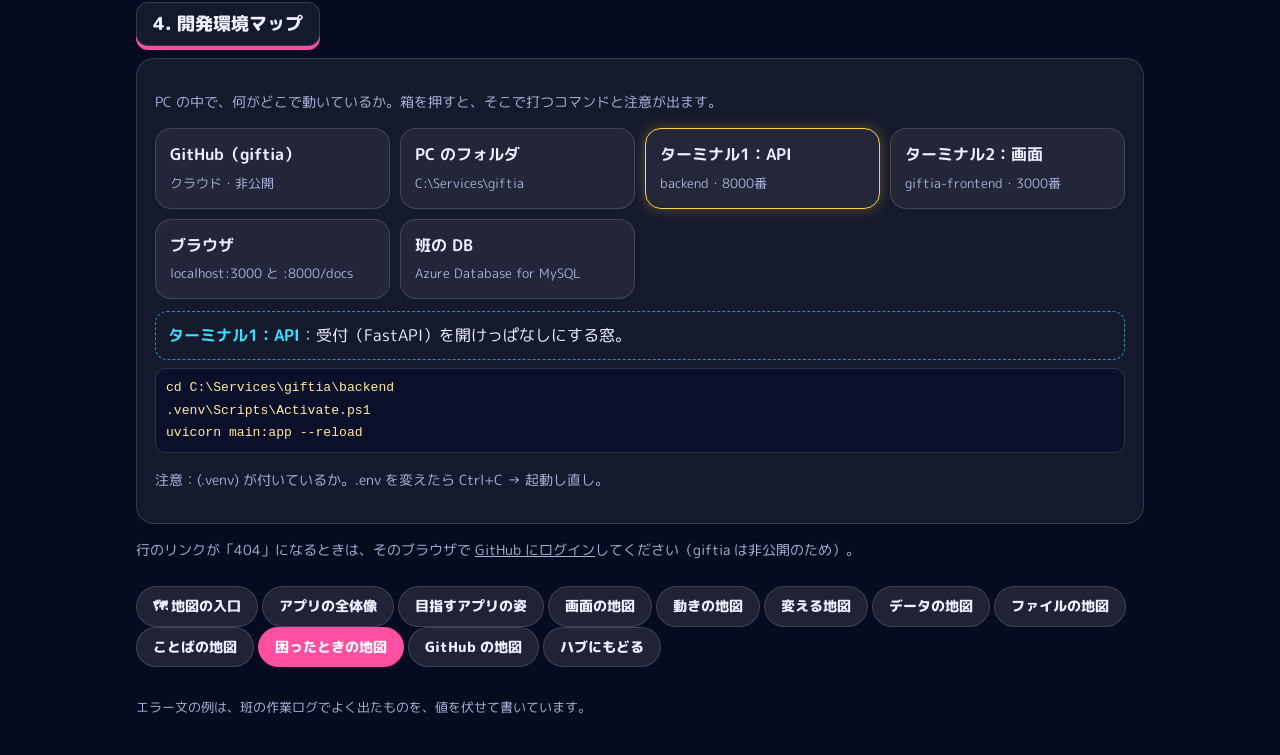
<file: trouble.html>
<!DOCTYPE html>
<html lang="ja">
<head>
<meta charset="UTF-8">
<meta name="viewport" content="width=device-width, initial-scale=1">
<title>困ったときの地図 ｜ コードの地図</title>
<link href="https://fonts.googleapis.com/css2?family=M+PLUS+Rounded+1c:wght@500;800&display=swap" rel="stylesheet">
<link rel="stylesheet" href="assets/map.css">
<style>
  .err { display: grid; gap: 8px; }
  .eb { text-align: left; font: inherit; color: inherit; cursor: pointer; padding: 10px 12px; border-radius: 12px; border: 1px solid var(--line); background: var(--card2); display: grid; gap: 2px; }
  .eb code { font-family: var(--mono); font-size: .82rem; color: #ffb3c9; word-break: break-all; }
  .eb small { color: var(--muted); }
  .eb[aria-pressed="true"] { border-color: var(--yellow); }
  @media (max-width: 780px) { #errInfo { order: -1; } }
  .where { display: flex; gap: 6px; flex-wrap: wrap; }
  .env { display: grid; gap: 10px; grid-template-columns: repeat(auto-fit, minmax(220px, 1fr)); }
  .box { text-align: left; font: inherit; color: inherit; cursor: pointer; border-radius: 16px; border: 1px solid var(--line); background: var(--card); padding: 12px 14px; }
  .box b { display: block; font-size: 1rem; }
  .box small { color: var(--muted); }
  .box[aria-pressed="true"] { border-color: var(--yellow); box-shadow: 0 0 14px rgba(255,210,63,.3); }
  .cmd { font-family: var(--mono); font-size: .82rem; background: #0b0f2a; border: 1px solid var(--line); border-radius: 10px; padding: 8px 10px; white-space: pre-wrap; word-break: break-all; margin: 6px 0; color: #ffe9a3; }
  .guard { display: grid; gap: 10px; grid-template-columns: repeat(auto-fit, minmax(230px, 1fr)); }
  .guard .card h3 { display: flex; gap: 8px; align-items: center; }
  .shield { width: 2em; height: 2em; border-radius: 50%; display: grid; place-items: center; background: var(--green); color: #062b1a; font-weight: 800; flex: none; }
  .flow { display: flex; flex-wrap: wrap; align-items: center; gap: 6px; font-size: .85rem; margin: 6px 0 12px; }
  .flow span { padding: 4px 10px; border-radius: 10px; background: var(--card2); border: 1px solid var(--line); }
  .flow span.ok { border-color: var(--green); color: var(--green); } .flow span.ng { border-color: var(--red); color: var(--red); }
</style>
</head>
<body>
<div class="wrap">
  <div class="top"><span class="kicker">CODE MAP ・ 困ったときの地図</span><a href="map.html">← 地図の入口</a></div>
  <h1><span class="p">困ったときの地図</span></h1>
  <p class="lead">エラーが出たとき、設定を探すとき、秘密を守るしくみを知りたいとき、PC のどこで何が動いているかを知りたいときの地図です。</p>

  <h2 class="sec-title">1. エラーマップ</h2>
  <div class="card">
    <p class="muted">まず「どこに出たか」で選びます。画面（ブラウザ）・Console（開発者ツール）・ターミナル1（API）・ターミナル2（画面）。</p>
    <div class="chips" id="places"></div>
    <div class="grid2" style="margin-top:12px">
      <div class="err" id="errs"></div>
      <div class="card" id="errInfo" aria-live="polite"></div>
    </div>
  </div>

  <h2 class="sec-title">2. 設定マップ</h2>
  <div class="card scroll">
    <p class="muted">設定は「どのファイルに書くか」と「どこで読まれるか」がセット。値はここには載せません（秘密のもの以外も、班の値は各自の PC に）。</p>
    <table class="t" id="cfg"><tr><th>設定の名前</th><th>書く場所</th><th>読む場所</th><th>秘密？</th><th>メモ</th></tr></table>
  </div>

  <h2 class="sec-title">3. 秘密を守る場所マップ</h2>
  <div class="card">
    <div class="flow"><span>DB の鍵（.env）</span>→<span class="ng">GitHub ✕</span><span class="ng">Slack ✕</span><span class="ng">生成 AI ✕</span><span class="ng">ハブ ✕</span><span class="ok">各自の PC だけ ○</span></div>
    <div class="guard" id="guards"></div>
  </div>

  <h2 class="sec-title">4. 開発環境マップ</h2>
  <div class="card">
    <p class="muted">PC の中で、何がどこで動いているか。箱を押すと、そこで打つコマンドと注意が出ます。</p>
    <div class="env" id="env"></div>
    <div id="envInfo" style="margin-top:12px" aria-live="polite"></div>
  </div>

  <div style="margin-top:24px" id="mapnav"></div>
  <footer>エラー文の例は、班の作業ログでよく出たものを、値を伏せて書いています。</footer>
</div>
<script src="assets/map.js"></script>
<script>
const $ = s => document.querySelector(s);
const PLACES = [["all", "すべて"], ["screen", "画面"], ["console", "Console"], ["t1", "ターミナル1（API）"], ["t2", "ターミナル2（画面）"]];
const ERR = [
  ["screen", "APIにつながりません：Failed to fetch", "画面に赤くない文で出る", "伝書鳩が受付まで行けなかった。① uvicorn が止まっている ② CORS で止められた（Console を見る） ③ .env.local の API の場所がちがう", ["catchErr", "fetch", "apiUrl"], "ターミナル1で uvicorn が動いているか → http://localhost:8000/api/health が開けるか → Console に CORS が出ていないか、の順に見る"],
  ["console", "blocked by CORS policy: No 'Access-Control-Allow-Origin' header", "Console（赤）", "門番（ブラウザ）が止めた。受付の許可証（CORS_ORIGINS）に、画面の URL が入っていない", ["cors", "dotenv"], "backend/.env の CORS_ORIGINS を http://localhost:3000 にして、uvicorn を Ctrl+C → もう一度起動（--reload は .env の変更に気づかない）"],
  ["console", "WebSocket connection to 'ws://localhost:3000/_next/hmr' failed", "Console（黄色）", "画面の自動更新係のお知らせ。CORS や検索とは関係ない", [], "気にしなくてよい。画面が動いていれば OK"],
  ["screen", "APIにつながりません：HTTP 500", "画面", "受付の中でエラー。main.py か database.py のどこかで止まった", ["route", "fetchAll"], "ターミナル1の赤い文の一番下の行（エラーの種類）と、その上の main.py の行番号を見る"],
  ["screen", "APIにつながりません：HTTP 422", "画面・/docs", "受付が「その値は受け取れない」と言った。limit が 101 以上、price_min がマイナス、など", ["route", "aLimit"], "/docs で同じ値を入れて、どの引数がだめかを見る"],
  ["t1", "OSError: .env に設定がありません: DB_PASSWORD", "ターミナル1", "倉庫係が .env の値を見つけられない（空・名前のまちがい・.env の場所がちがう）", ["conn"], "backend/.env があるか、その項目が書いてあるかを確かめる（中身は人に見せない）。直したら uvicorn を起動し直す"],
  ["t1", "Access denied … to database '…'（1044）", "ターミナル1", "パスワードは合っている。DB の名前（DB_NAME）がちがう", ["conn"], "班の DB 名の形（giftia_t ＋ 数字）になっているかを見る"],
  ["t1", "Access denied for user …（1045）", "ターミナル1", "ユーザー名かパスワードがちがう", ["conn"], ".env の DB_USER・DB_PASSWORD を、配られた値と見くらべる（= の前後にスペースを入れない）"],
  ["t1", "ModuleNotFoundError: No module named 'fastapi'", "ターミナル1", "部品箱（.venv）を使っていない、または部品を入れていない", [], "行の左に (.venv) があるか → なければ .venv\\Scripts\\Activate.ps1 → pip install -r requirements.txt"],
  ["t1", "スクリプトの実行がシステムで無効になっているため…", "ターミナル1（PowerShell）", "Windows の安全設定で Activate.ps1 が止められた", [], "Set-ExecutionPolicy -Scope CurrentUser RemoteSigned を一度だけ打つ"],
  ["t2", "Module not found: Can't resolve '@/lib/api'", "ターミナル2・画面", "部品が入っていない、またはファイルの場所がちがう", ["imports"], "giftia-frontend で npm install。lib/api.ts が giftia-frontend の中にあるかを見る"],
  ["t2", "Port 3000 is in use", "ターミナル2", "別の npm run dev がもう動いている", [], "前のターミナルを Ctrl+C で止める。または表示された別の番号（3001 など）で開く（そのときは CORS_ORIGINS も合わせる）"],
  ["screen", "上位 0 件", "画面", "エラーではない。条件に合う商品がない（例：タオル＋食品）", ["where"], "条件を1つずつ外して、どこで0件になるかを見る"],
  ["screen", "直したのに画面が変わらない", "画面", "① 保存していない ② 別のフォルダのファイルを直した ③ .env を変えたのに起動し直していない ④ ブラウザが古いまま", [], "保存 → 正しいフォルダ（C:\\Services\\giftia\\…）か → uvicorn の起動し直し → ブラウザの再読みこみ、の4つを順に"],
];
let place = "all", ei = 0;
function errs() {
  $("#places").innerHTML = PLACES.map(([k, t]) => `<button class="chip" data-k="${k}" aria-pressed="${k === place}">${t}</button>`).join("");
  document.querySelectorAll("#places .chip").forEach(b => b.onclick = () => { place = b.dataset.k; ei = ERR.findIndex(e => place === "all" || e[0] === place); errs(); });
  $("#errs").innerHTML = ERR.map((e, i) => (place === "all" || e[0] === place) ? `<button class="eb" data-i="${i}" aria-pressed="${i === ei}"><code>${esc(e[1])}</code><small>${e[2]}</small></button>` : "").join("");
  document.querySelectorAll(".eb").forEach(b => b.onclick = () => { ei = +b.dataset.i; errs(); if (window.innerWidth <= 780) $("#errInfo").scrollIntoView({ behavior: "smooth", block: "start" }); });
  const e = ERR[ei];
  $("#errInfo").innerHTML = `<span class="badge">${e[2]}</span><h3 style="margin-top:6px" class="mono">${esc(e[1])}</h3><div class="say"><b>原因：</b>${e[3]}</div><div class="say"><b>直し方：</b>${esc(e[5])}</div>${e[4].length ? `<div class="refs">${e[4].map(k => ref(k)).join("")}</div>` : ""}`;
}
errs();

const CFG = [
  ["NEXT_PUBLIC_API_URL", "giftia-frontend/.env.local", ref("apiUrl"), "いいえ", "ブラウザに配られる。秘密は置かない。書かなければ http://localhost:8000"],
  ["CORS_ORIGINS", "backend/.env", ref("cors"), "いいえ（でも .env に置く）", "許可する画面の URL。カンマで複数"],
  ["DB_HOST", "backend/.env", refL("db", 30, 30), "はい", "DB の住所"],
  ["DB_PORT", "backend/.env", refL("db", 31, 31), "いいえ", "書かなければ 3306"],
  ["DB_USER", "backend/.env", refL("db", 32, 32), "はい", "配られたユーザー名"],
  ["DB_PASSWORD", "backend/.env", refL("db", 33, 33), "はい（最重要）", "班のパスワード。だれにも見せない"],
  ["DB_NAME", "backend/.env", refL("db", 34, 34), "はい", "班の DB 名"],
  ["DB_SSL_CA", "backend/.env", refL("db", 27, 27), "いいえ", "証明書ファイルの場所（区切りは /）"],
  ["3000番", "（Next.js の初期値）", "npm run dev", "いいえ", "画面の住所 http://localhost:3000"],
  ["8000番", "（uvicorn の初期値）", "uvicorn main:app", "いいえ", "API の住所 http://localhost:8000（/docs で試せる）"],
  ["返す件数 20", "backend/main.py", ref("aLimit"), "いいえ", "設定ファイルではなくコードに書いてある"],
];
$("#cfg").insertAdjacentHTML("beforeend", CFG.map(c => `<tr><td class="mono">${c[0]}</td><td class="mono">${c[1]}</td><td>${c[2]}</td><td>${c[3]}</td><td>${c[4]}</td></tr>`).join(""));

const GH = "https://github.com/AR7ST/giftia/blob/main/";
const GUARDS = [
  ["1", ".gitignore", ".env・.env.local・node_modules・.venv・PDF を GitHub に上げない。一番上と backend の中の二重の守り。", [`<a class="ref" href="${GH}.gitignore" target="_blank" rel="noopener">.gitignore（一番上） ↗</a>`, `<a class="ref" href="${GH}backend/.gitignore" target="_blank" rel="noopener">backend/.gitignore ↗</a>`]],
  ["2", "%s と params", "入力した文字を、注文書（SQL）に直接つなげない。悪い命令がまぎれても、ただの文字として扱われる（SQL インジェクション対策）。", [ref("where"), ref("execute")]],
  ["3", "CORS", "許可した画面（3000番）からしか、ブラウザ経由で受付を使えないようにする。", [ref("cors")]],
  ["4", "NEXT_PUBLIC_ の約束", "この名前の値はブラウザに配られる。だから API の場所だけを置き、秘密は置かない。", [ref("apiUrl")]],
  ["5", ".env.example（型紙）", "名前だけで値は空。これをコピーして、各自が自分の .env を作る。", [`<a class="ref" href="${GH}backend/.env.example" target="_blank" rel="noopener">.env.example ↗</a>`]],
  ["6", "AGENTS.md のルール", "AI に .env を読ませない・貼らせない。AI は commit・push・merge をしない。", [`<a class="ref" href="${GH}AGENTS.md" target="_blank" rel="noopener">AGENTS.md ↗</a>`]],
];
$("#guards").innerHTML = GUARDS.map(g => `<div class="card"><h3><span class="shield">${g[0]}</span>${g[1]}</h3><p>${g[2]}</p><div class="refs">${g[3].join("")}</div></div>`).join("");

const ENV = [
  ["GitHub（giftia）", "クラウド・非公開", "みんなのコードの置き場。main は PR でしか変わらない。", "（ブラウザ／アプリで見る）\nhttps://github.com/AR7ST/giftia", "clone は最初の1回。そのあとは毎回 git pull で最新に。"],
  ["PC のフォルダ", "C:\\Services\\giftia", "clone したコード。ここで直して、ブランチで push する。", "cd C:\\Services\\giftia\ngit switch main\ngit pull", "Google ドライブや OneDrive の中に置かない（node_modules が壊れる）。"],
  ["ターミナル1：API", "backend・8000番", "受付（FastAPI）を開けっぱなしにする窓。", "cd C:\\Services\\giftia\\backend\n.venv\\Scripts\\Activate.ps1\nuvicorn main:app --reload", "(.venv) が付いているか。.env を変えたら Ctrl+C → 起動し直し。"],
  ["ターミナル2：画面", "giftia-frontend・3000番", "お店（Next.js）を開けっぱなしにする窓。", "cd C:\\Services\\giftia\\giftia-frontend\nnpm run dev", "package.json が変わったら npm install。保存すると自動で描き直す。"],
  ["ブラウザ", "localhost:3000 と :8000/docs", "画面を見る。/docs では API だけを試せる。", "http://localhost:3000\nhttp://localhost:8000/docs\nhttp://localhost:8000/api/health", "Console（開発者ツール）で赤いエラーを見る。"],
  ["班の DB", "Azure Database for MySQL", "商品の倉庫。受付だけが .env の鍵でつなぐ。", "（直接さわらない。/api/health でつながりを確かめる）", "接続情報は .env だけ。スクショにも写さない。"],
];
let en = 2;
function env() {
  $("#env").innerHTML = ENV.map((e, i) => `<button class="box" data-i="${i}" aria-pressed="${i === en}"><b>${e[0]}</b><small>${esc(e[1])}</small></button>`).join("");
  document.querySelectorAll(".box").forEach(b => b.onclick = () => { en = +b.dataset.i; env(); });
  const e = ENV[en];
  $("#envInfo").innerHTML = `<div class="say"><b>${e[0]}</b>：${e[2]}</div><div class="cmd">${esc(e[3])}</div><p class="muted">注意：${esc(e[4])}</p>`;
}
env();
</script>
</body>
</html>
</file>
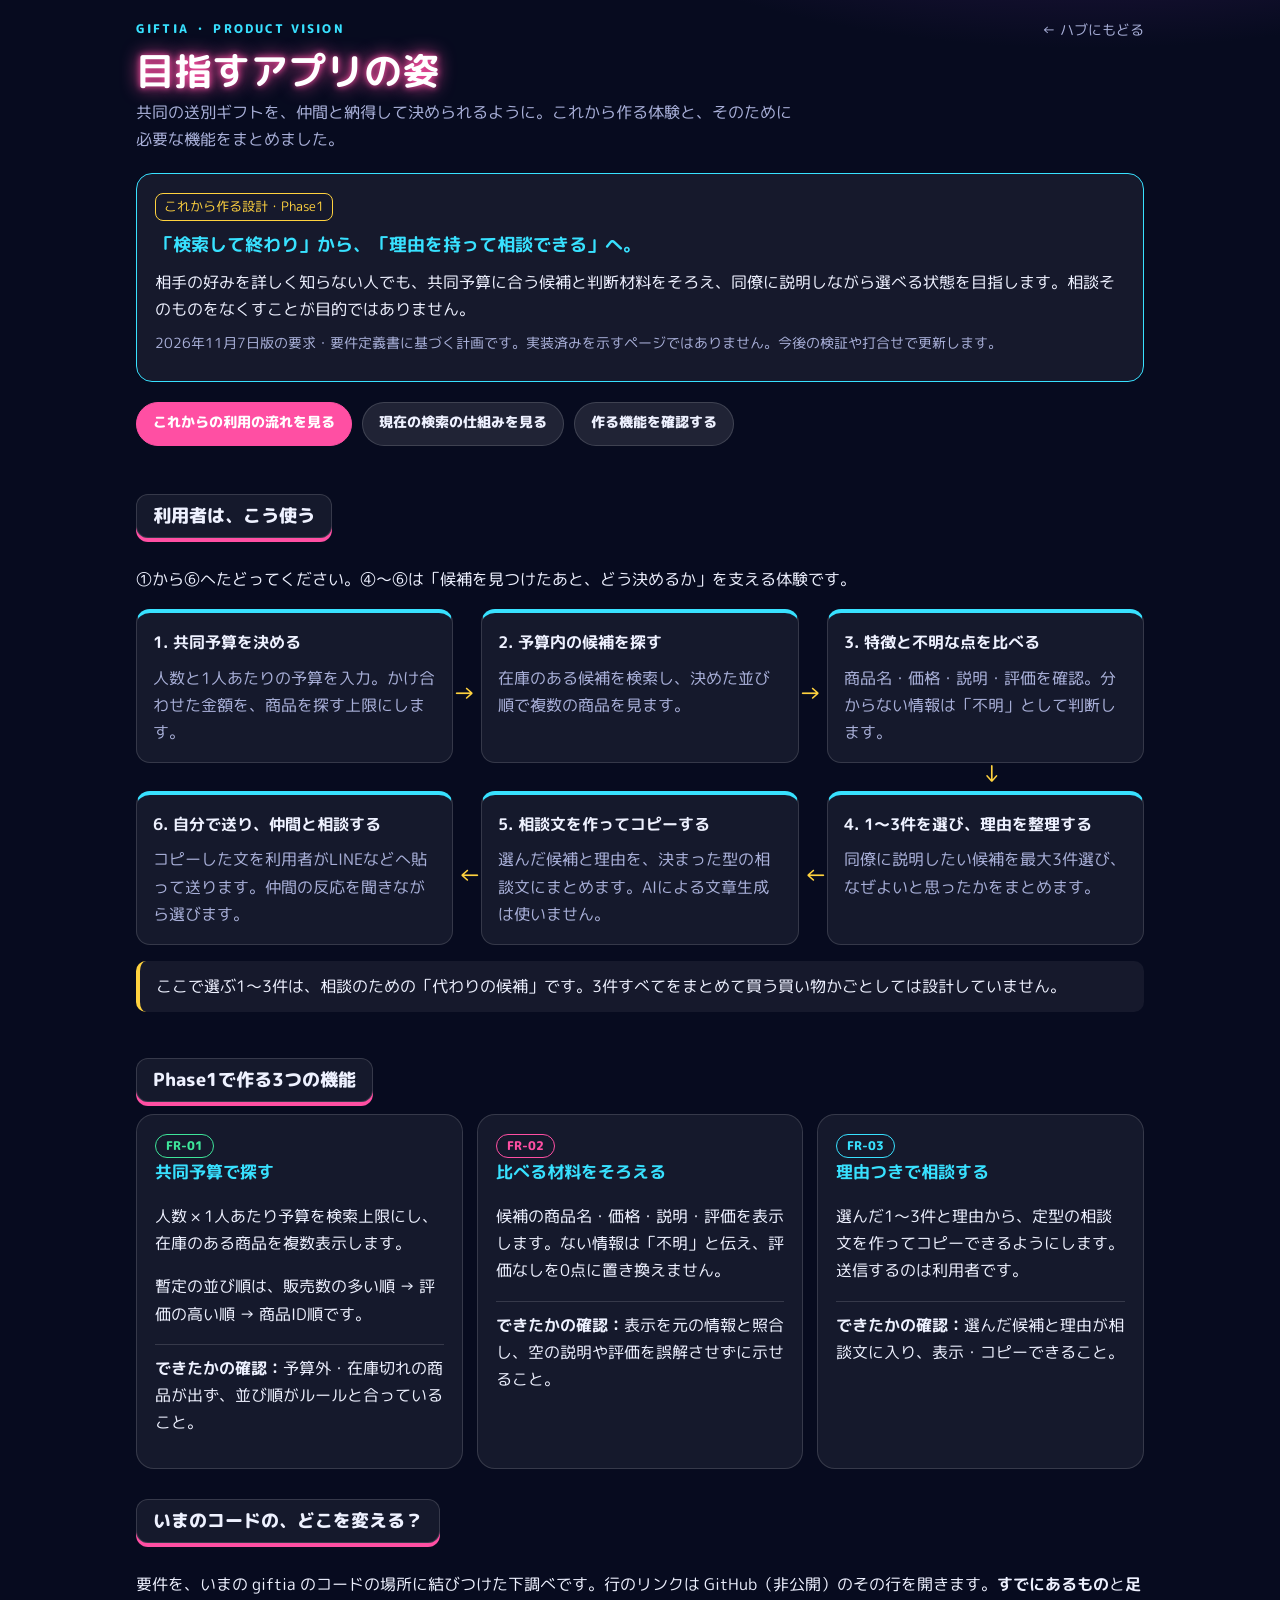
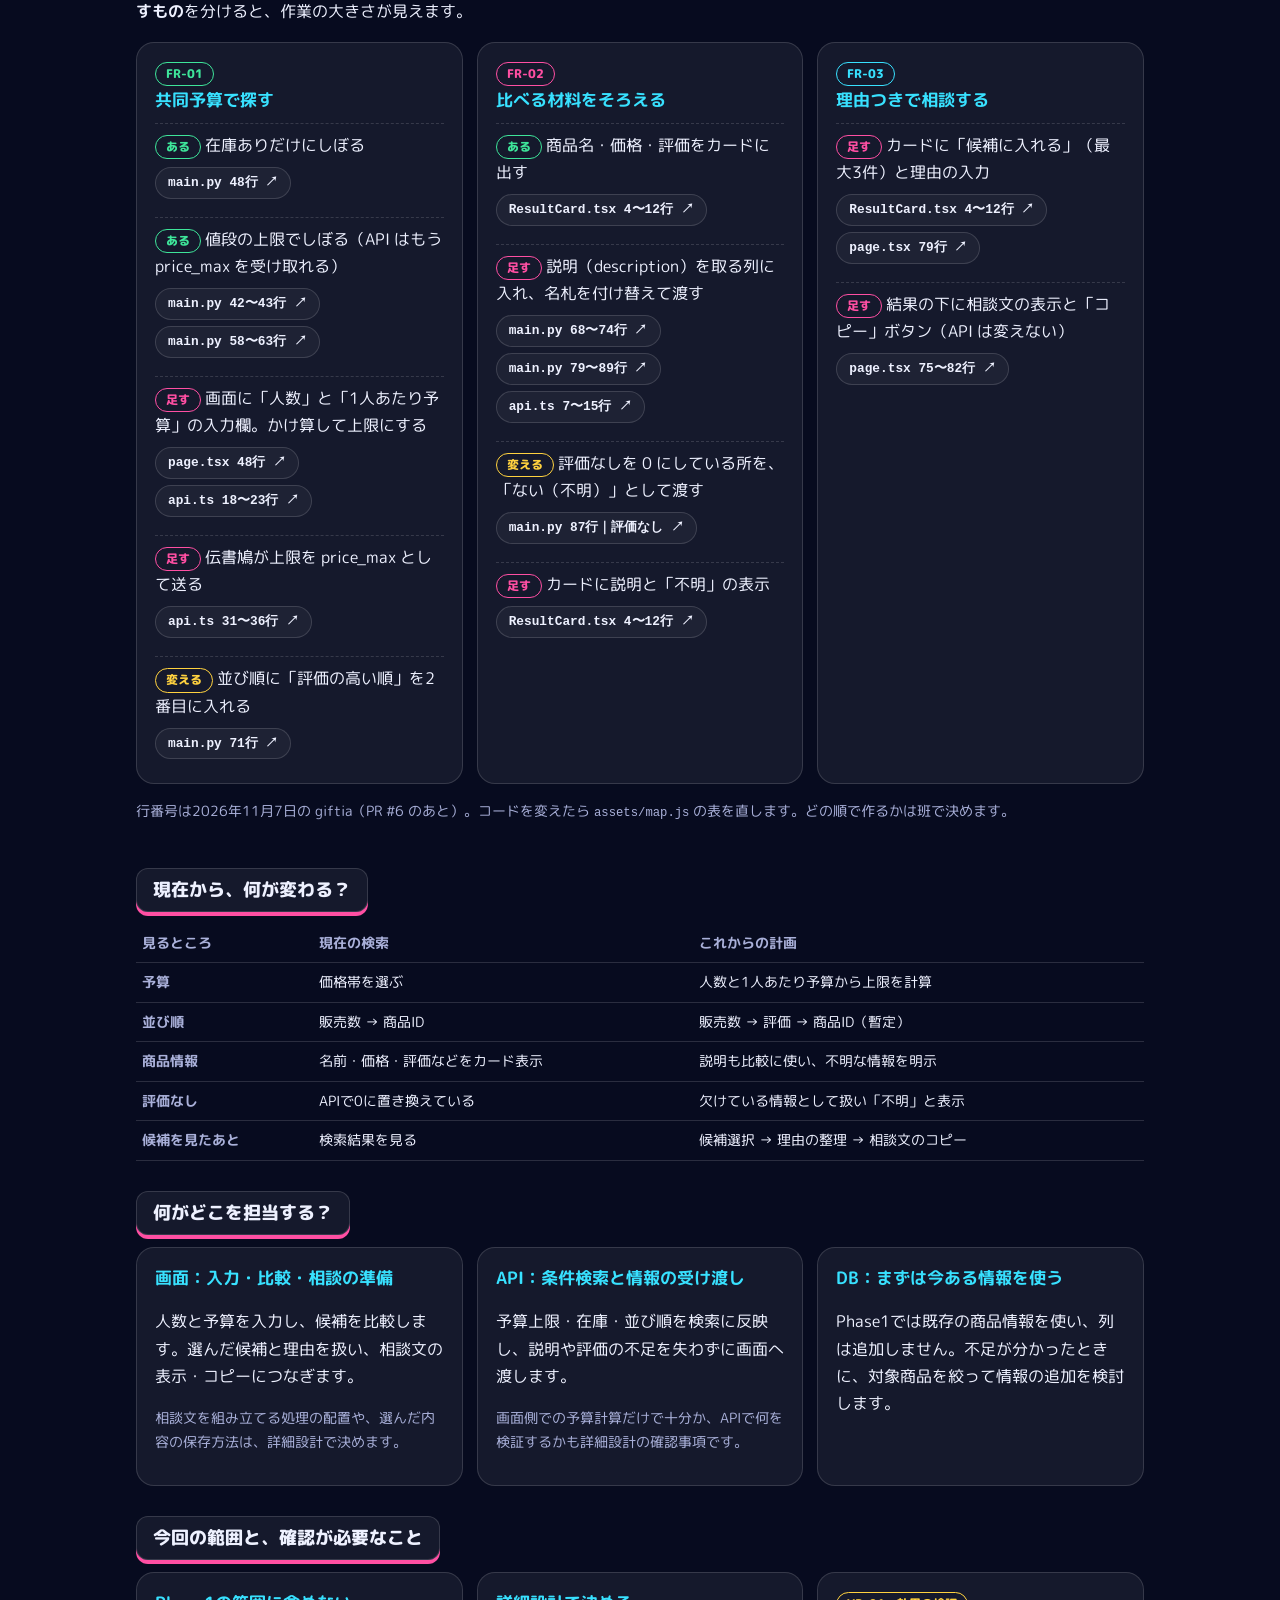
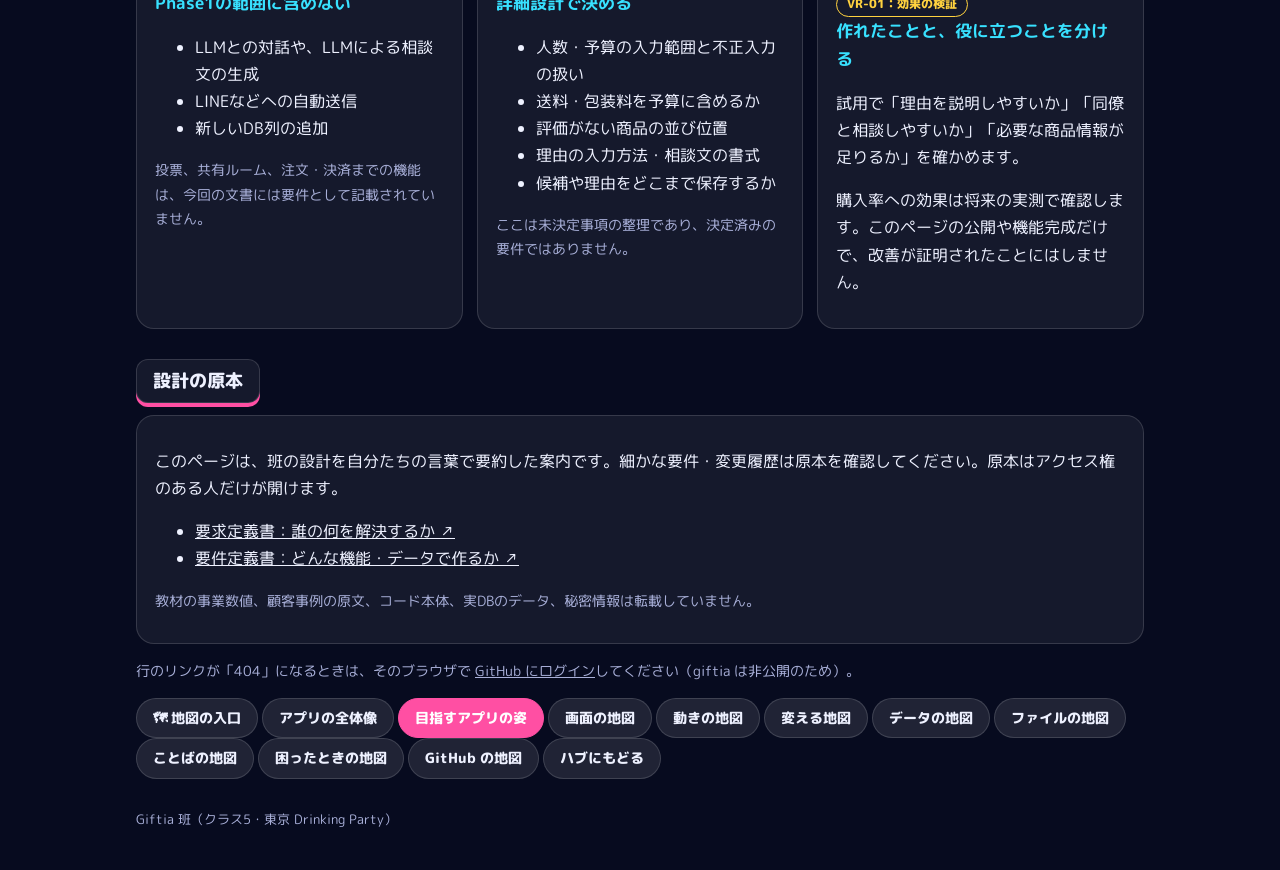
<file: vision.html>
<!DOCTYPE html>
<html lang="ja">
<head>
<meta charset="UTF-8">
<meta name="viewport" content="width=device-width, initial-scale=1">
<title>目指すアプリの姿 ｜ 東京 Drinking Party</title>
<meta name="description" content="共同の送別ギフトを仲間と納得して決めるために、Giftiaでこれから作る体験と機能をまとめます。">
<link href="https://fonts.googleapis.com/css2?family=M+PLUS+Rounded+1c:wght@500;800&display=swap" rel="stylesheet">
<link rel="stylesheet" href="assets/map.css">
<link rel="stylesheet" href="assets/vision.css">
</head>
<body>
<main class="wrap">
<div class="top"><span class="kicker">GIFTIA ・ PRODUCT VISION</span><a href="./">← ハブにもどる</a></div>
<h1><span class="p">目指すアプリの姿</span></h1>
<p class="lead">共同の送別ギフトを、仲間と納得して決められるように。これから作る体験と、そのために必要な機能をまとめました。</p>
<div class="vision-banner"><span class="vision-tag">これから作る設計・Phase1</span>
<p><strong>「検索して終わり」から、「理由を持って相談できる」へ。</strong></p>
<p>相手の好みを詳しく知らない人でも、共同予算に合う候補と判断材料をそろえ、同僚に説明しながら選べる状態を目指します。相談そのものをなくすことが目的ではありません。</p>
<p class="muted">2026年11月7日版の要求・要件定義書に基づく計画です。実装済みを示すページではありません。今後の検証や打合せで更新します。</p></div>
<nav class="vision-actions" aria-label="現在とこれからを見比べる"><a class="btn pink" href="#future-flow">これからの利用の流れを見る</a><a class="btn" href="overview.html">現在の検索の仕組みを見る</a><a class="btn" href="#requirements">作る機能を確認する</a></nav>

<h2 class="sec-title" id="future-flow">利用者は、こう使う</h2>
<p>①から⑥へたどってください。④〜⑥は「候補を見つけたあと、どう決めるか」を支える体験です。</p>
<ol class="vision-flow">
<li class="vision-step"><h3>1. 共同予算を決める</h3><p>人数と1人あたりの予算を入力。かけ合わせた金額を、商品を探す上限にします。</p></li>
<li class="vision-step"><h3>2. 予算内の候補を探す</h3><p>在庫のある候補を検索し、決めた並び順で複数の商品を見ます。</p></li>
<li class="vision-step"><h3>3. 特徴と不明な点を比べる</h3><p>商品名・価格・説明・評価を確認。分からない情報は「不明」として判断します。</p></li>
<li class="vision-step"><h3>4. 1〜3件を選び、理由を整理する</h3><p>同僚に説明したい候補を最大3件選び、なぜよいと思ったかをまとめます。</p></li>
<li class="vision-step"><h3>5. 相談文を作ってコピーする</h3><p>選んだ候補と理由を、決まった型の相談文にまとめます。AIによる文章生成は使いません。</p></li>
<li class="vision-step"><h3>6. 自分で送り、仲間と相談する</h3><p>コピーした文を利用者がLINEなどへ貼って送ります。仲間の反応を聞きながら選びます。</p></li>
</ol>
<p class="vision-note">ここで選ぶ1〜3件は、相談のための「代わりの候補」です。3件すべてをまとめて買う買い物かごとしては設計していません。</p>

<h2 class="sec-title" id="requirements">Phase1で作る3つの機能</h2>
<div class="vision-cards">
<section class="card"><span class="pill be">FR-01</span><h3>共同予算で探す</h3>
<p>人数 × 1人あたり予算を検索上限にし、在庫のある商品を複数表示します。</p>
<p>暫定の並び順は、販売数の多い順 → 評価の高い順 → 商品ID順です。</p>
<p class="vision-check"><b>できたかの確認：</b>予算外・在庫切れの商品が出ず、並び順がルールと合っていること。</p></section>
<section class="card"><span class="pill fe">FR-02</span><h3>比べる材料をそろえる</h3>
<p>候補の商品名・価格・説明・評価を表示します。ない情報は「不明」と伝え、評価なしを0点に置き換えません。</p>
<p class="vision-check"><b>できたかの確認：</b>表示を元の情報と照合し、空の説明や評価を誤解させずに示せること。</p></section>
<section class="card"><span class="pill css">FR-03</span><h3>理由つきで相談する</h3>
<p>選んだ1〜3件と理由から、定型の相談文を作ってコピーできるようにします。送信するのは利用者です。</p>
<p class="vision-check"><b>できたかの確認：</b>選んだ候補と理由が相談文に入り、表示・コピーできること。</p></section>
</div>

<h2 class="sec-title" id="code-trace">いまのコードの、どこを変える？</h2>
<p>要件を、いまの giftia のコードの場所に結びつけた下調べです。行のリンクは GitHub（非公開）のその行を開きます。<b>すでにあるもの</b>と<b>足すもの</b>を分けると、作業の大きさが見えます。</p>
<div class="vision-cards" id="trace"></div>
<p class="muted">行番号は2026年11月7日の giftia（PR #6 のあと）。コードを変えたら <span class="mono">assets/map.js</span> の表を直します。どの順で作るかは班で決めます。</p>

<h2 class="sec-title">現在から、何が変わる？</h2>
<p class="muted vision-scroll-hint">表は横にスクロールできます →</p>
<div class="vision-table"><table class="t"><thead><tr><th scope="col">見るところ</th><th scope="col">現在の検索</th><th scope="col">これからの計画</th></tr></thead><tbody>
<tr><th scope="row">予算</th><td>価格帯を選ぶ</td><td>人数と1人あたり予算から上限を計算</td></tr>
<tr><th scope="row">並び順</th><td>販売数 → 商品ID</td><td>販売数 → 評価 → 商品ID（暫定）</td></tr>
<tr><th scope="row">商品情報</th><td>名前・価格・評価などをカード表示</td><td>説明も比較に使い、不明な情報を明示</td></tr>
<tr><th scope="row">評価なし</th><td>APIで0に置き換えている</td><td>欠けている情報として扱い「不明」と表示</td></tr>
<tr><th scope="row">候補を見たあと</th><td>検索結果を見る</td><td>候補選択 → 理由の整理 → 相談文のコピー</td></tr>
</tbody></table></div>

<h2 class="sec-title">何がどこを担当する？</h2>
<div class="vision-cards">
<section class="card"><h3>画面：入力・比較・相談の準備</h3><p>人数と予算を入力し、候補を比較します。選んだ候補と理由を扱い、相談文の表示・コピーにつなぎます。</p><p class="muted">相談文を組み立てる処理の配置や、選んだ内容の保存方法は、詳細設計で決めます。</p></section>
<section class="card"><h3>API：条件検索と情報の受け渡し</h3><p>予算上限・在庫・並び順を検索に反映し、説明や評価の不足を失わずに画面へ渡します。</p><p class="muted">画面側での予算計算だけで十分か、APIで何を検証するかも詳細設計の確認事項です。</p></section>
<section class="card"><h3>DB：まずは今ある情報を使う</h3><p>Phase1では既存の商品情報を使い、列は追加しません。不足が分かったときに、対象商品を絞って情報の追加を検討します。</p></section>
</div>

<h2 class="sec-title">今回の範囲と、確認が必要なこと</h2>
<div class="vision-cards">
<section class="card"><h3>Phase1の範囲に含めない</h3><ul><li>LLMとの対話や、LLMによる相談文の生成</li><li>LINEなどへの自動送信</li><li>新しいDB列の追加</li></ul><p class="muted">投票、共有ルーム、注文・決済までの機能は、今回の文書には要件として記載されていません。</p></section>
<section class="card"><h3>詳細設計で決める</h3><ul><li>人数・予算の入力範囲と不正入力の扱い</li><li>送料・包装料を予算に含めるか</li><li>評価がない商品の並び位置</li><li>理由の入力方法・相談文の書式</li><li>候補や理由をどこまで保存するか</li></ul><p class="muted">ここは未決定事項の整理であり、決定済みの要件ではありません。</p></section>
<section class="card"><span class="pill db">VR-01：効果の検証</span><h3>作れたことと、役に立つことを分ける</h3><p>試用で「理由を説明しやすいか」「同僚と相談しやすいか」「必要な商品情報が足りるか」を確かめます。</p><p>購入率への効果は将来の実測で確認します。このページの公開や機能完成だけで、改善が証明されたことにはしません。</p></section>
</div>

<h2 class="sec-title">設計の原本</h2>
<div class="card vision-source"><p>このページは、班の設計を自分たちの言葉で要約した案内です。細かな要件・変更履歴は原本を確認してください。原本はアクセス権のある人だけが開けます。</p>
<ul><li><a href="https://docs.google.com/document/d/1UKN-KzgEEkWoMsWDvMRQA5dOFL4MDbLSt47nyfW7B3U/edit" target="_blank" rel="noopener">要求定義書：誰の何を解決するか ↗</a></li><li><a href="https://docs.google.com/document/d/17cbMGdWMRYxOWZusGtCB7o-_m6KvIX5pXz1pSerIDG4/edit" target="_blank" rel="noopener">要件定義書：どんな機能・データで作るか ↗</a></li></ul>
<p class="muted">教材の事業数値、顧客事例の原文、コード本体、実DBのデータ、秘密情報は転載していません。</p></div>
<nav id="mapnav" aria-label="コードの地図の一覧"></nav>
<footer>Giftia 班（クラス5・東京 Drinking Party）</footer>
</main>
<script src="assets/map.js"></script>
<script>
(function () {
  const T = [
    ["FR-01", "be", "共同予算で探す", [
      ["ある", "在庫ありだけにしぼる", ["whereInit"]],
      ["ある", "値段の上限でしぼる（API はもう price_max を受け取れる）", ["aPrice", "wPrice"]],
      ["足す", "画面に「人数」と「1人あたり予算」の入力欄。かけ算して上限にする", ["form", "condType"]],
      ["足す", "伝書鳩が上限を price_max として送る", ["params"]],
      ["変える", "並び順に「評価の高い順」を2番目に入れる", ["orderBy"]],
    ]],
    ["FR-02", "fe", "比べる材料をそろえる", [
      ["ある", "商品名・価格・評価をカードに出す", ["card"]],
      ["足す", "説明（description）を取る列に入れ、名札を付け替えて渡す", ["sqlSelect", "toGift", "giftType"]],
      ["変える", "評価なしを 0 にしている所を、「ない（不明）」として渡す", ["toGift"]],
      ["足す", "カードに説明と「不明」の表示", ["card"]],
    ]],
    ["FR-03", "css", "理由つきで相談する", [
      ["足す", "カードに「候補に入れる」（最大3件）と理由の入力", ["card", "mapCards"]],
      ["足す", "結果の下に相談文の表示と「コピー」ボタン（API は変えない）", ["resultsArea"]],
    ]],
  ];
  const tag = { "ある": "pill be", "足す": "pill fe", "変える": "pill db" };
  const el = document.getElementById("trace");
  if (!el || typeof ref !== "function") return;
  el.innerHTML = T.map(([id, kind, name, rows]) => `<section class="card"><span class="pill ${kind}">${id}</span><h3>${name}</h3><ul class="trace-list">${rows.map(([st, txt, keys]) => `<li><span class="${tag[st]}">${st}</span> ${txt}<div class="refs">${keys.map(k => k === "toGift" && txt.includes("0 に") ? refL("main", 87, 87, "評価なし") : ref(k)).join("")}</div></li>`).join("")}</ul></section>`).join("");
})();
</script>
</body>
</html>
</file>
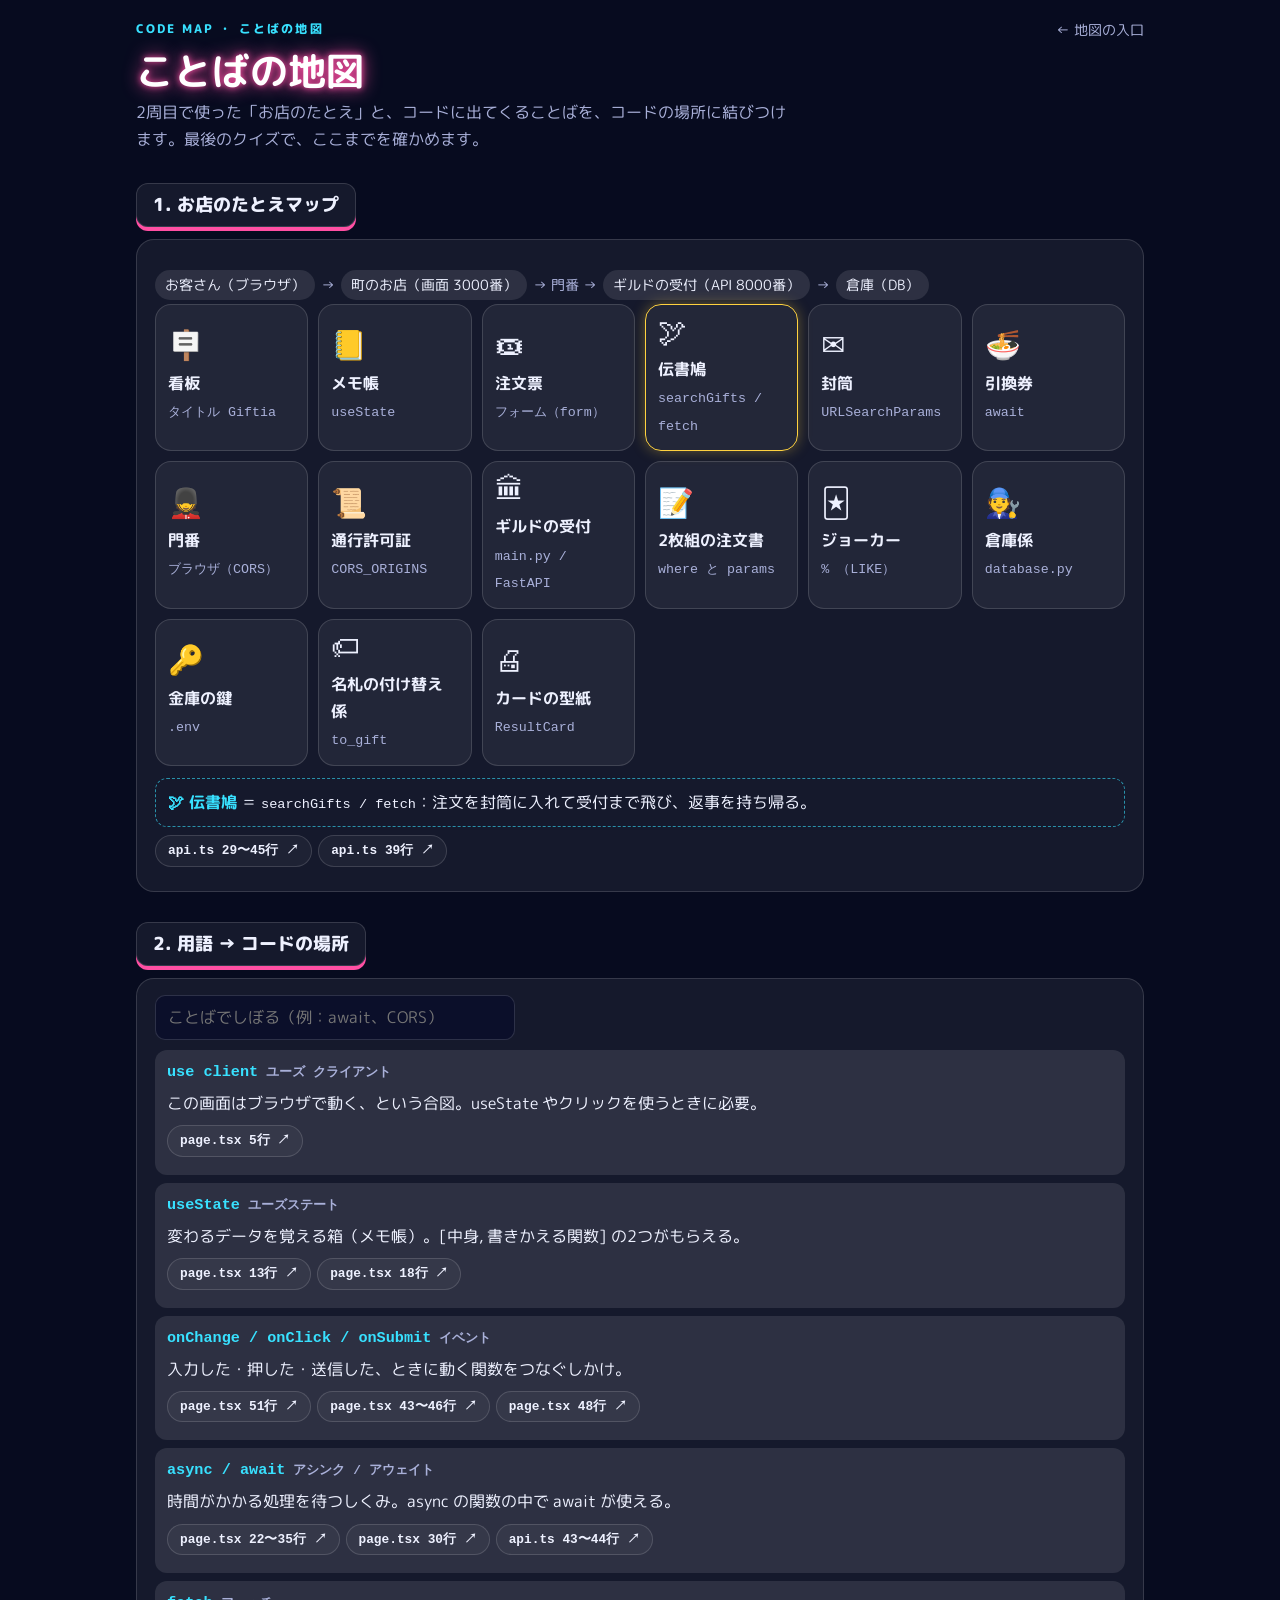
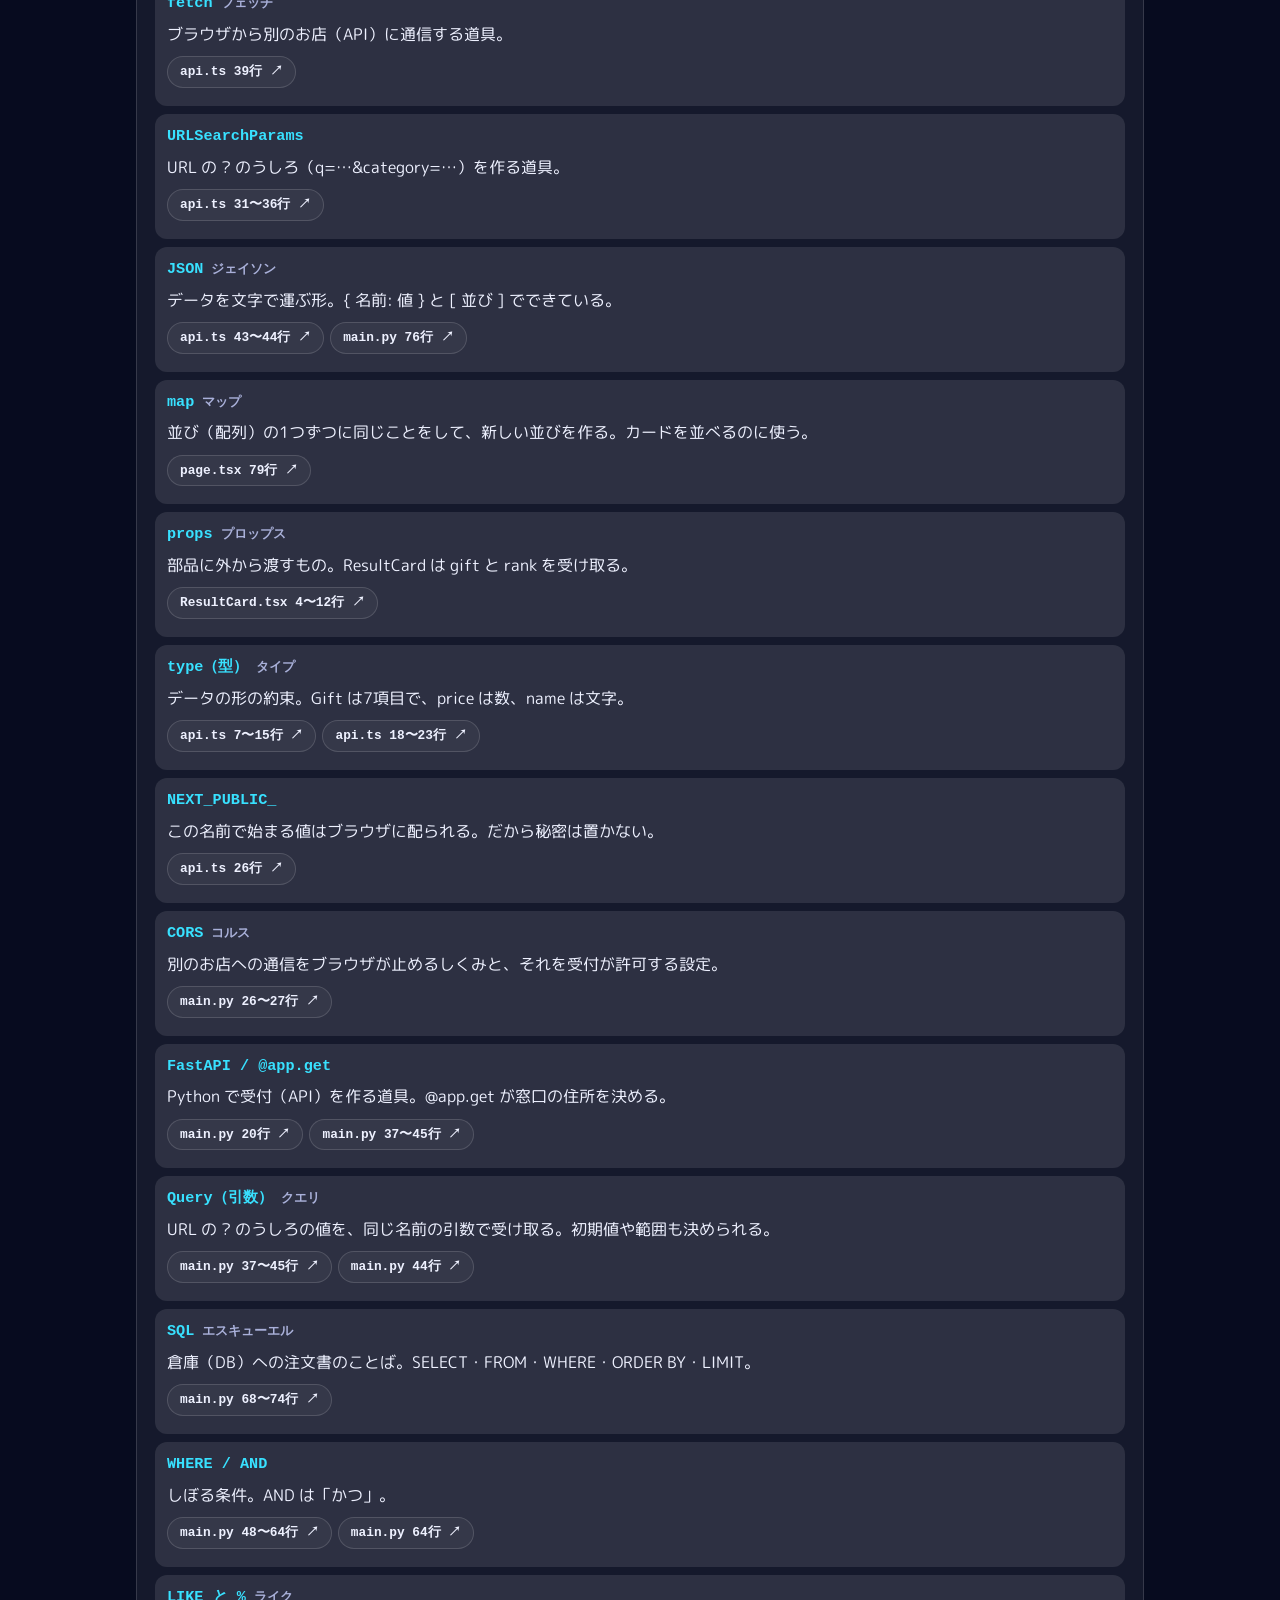
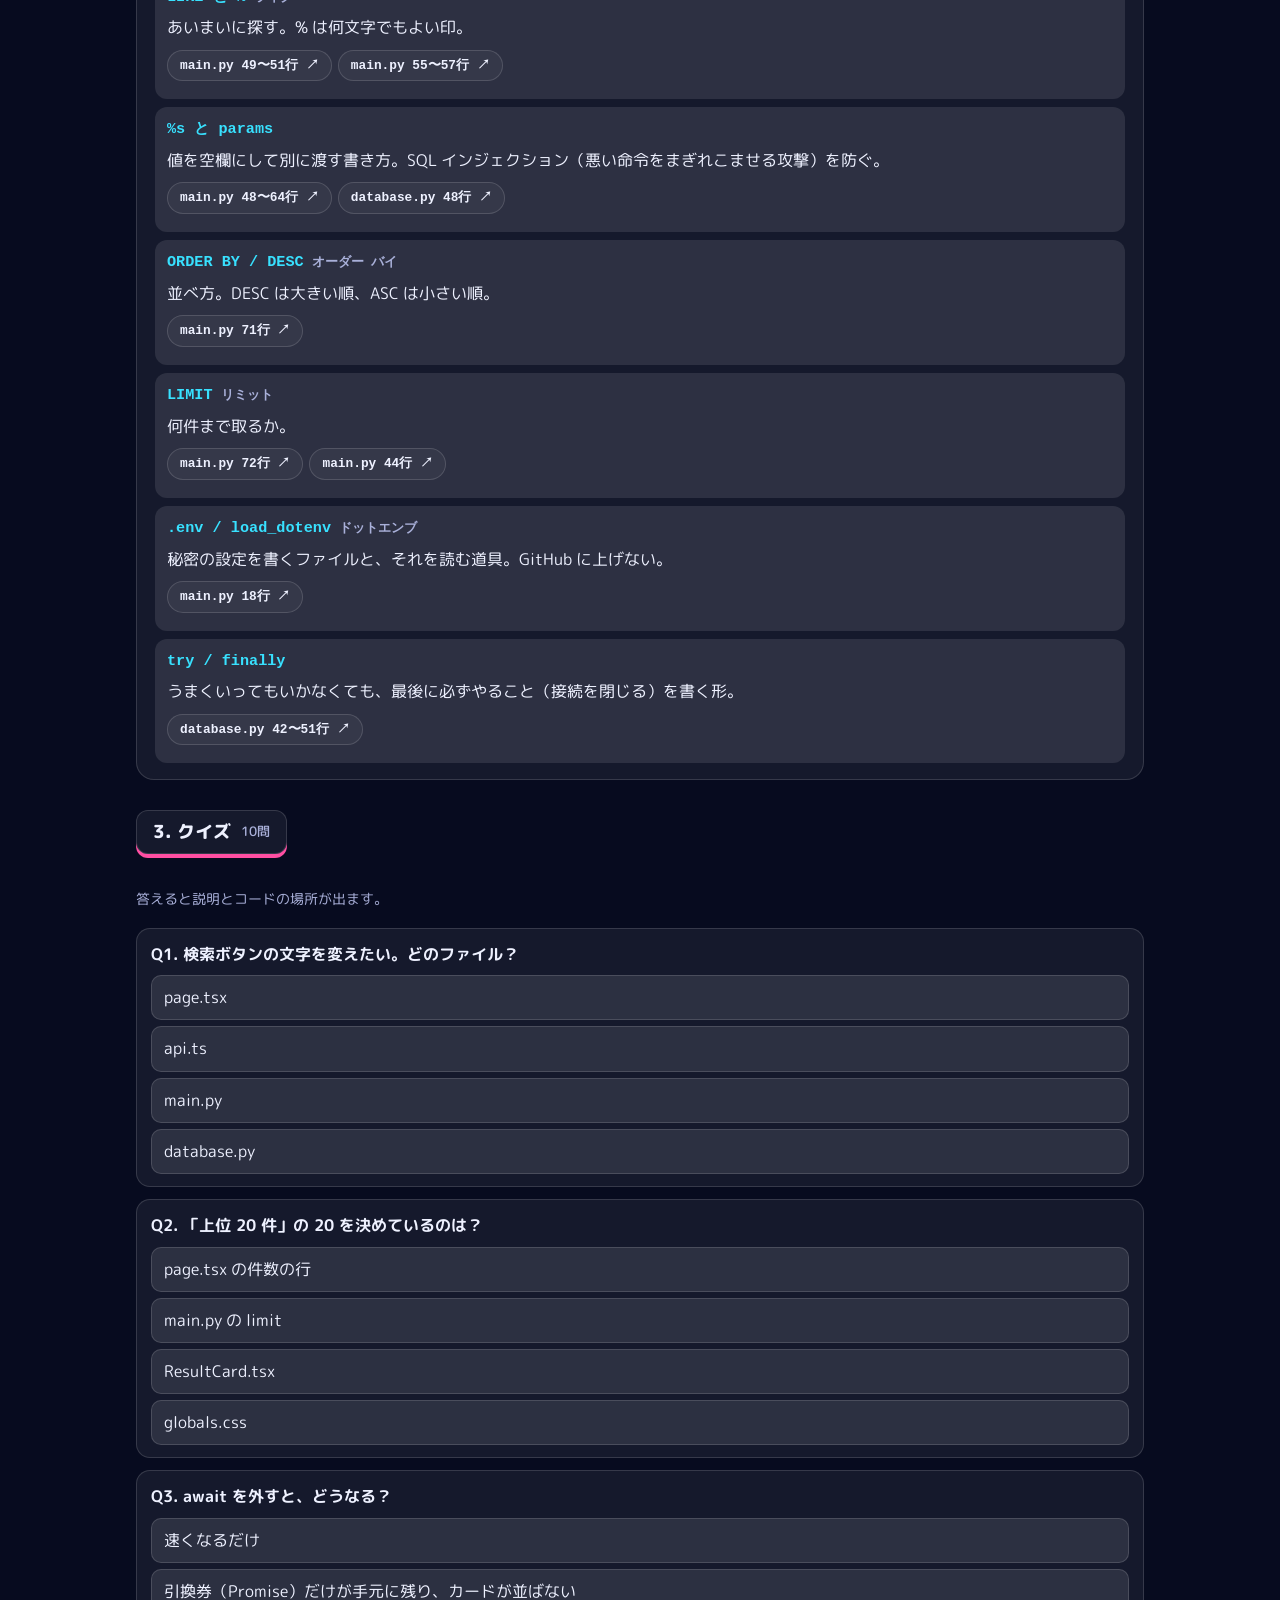
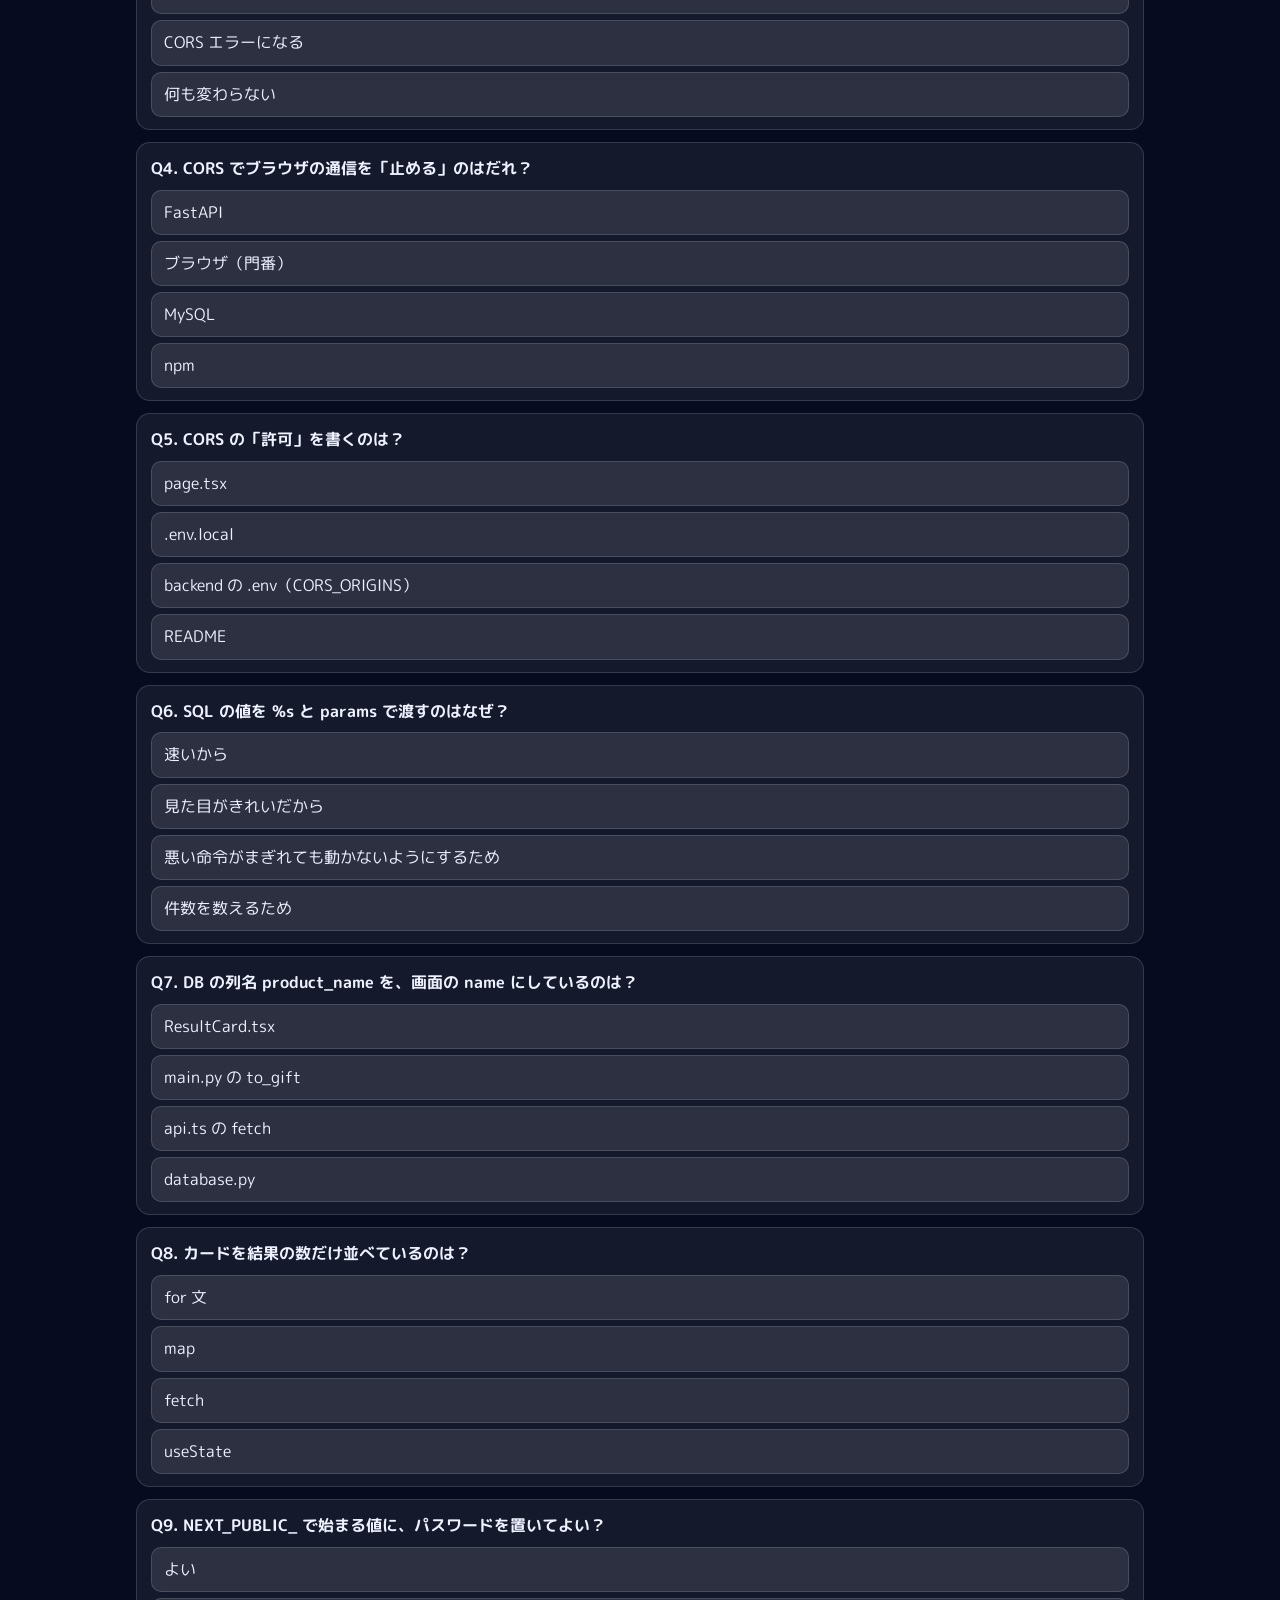
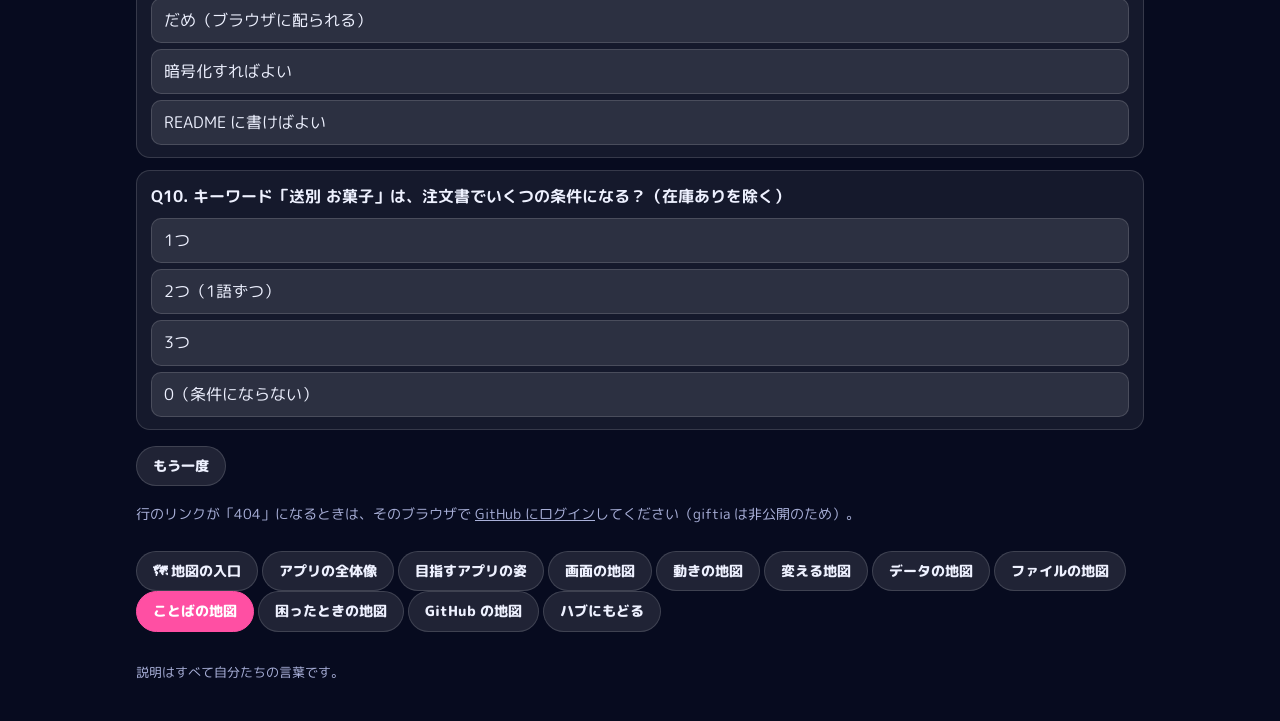
<file: words.html>
<!DOCTYPE html>
<html lang="ja">
<head>
<meta charset="UTF-8">
<meta name="viewport" content="width=device-width, initial-scale=1">
<title>ことばの地図 ｜ コードの地図</title>
<link href="https://fonts.googleapis.com/css2?family=M+PLUS+Rounded+1c:wght@500;800&display=swap" rel="stylesheet">
<link rel="stylesheet" href="assets/map.css">
<style>
  .town { display: grid; gap: 10px; grid-template-columns: repeat(auto-fit, minmax(150px, 1fr)); }
  .who { text-align: left; font: inherit; color: inherit; cursor: pointer; padding: 12px; border-radius: 16px; border: 1px solid var(--line); background: var(--card); }
  .who .ic { font-size: 1.8rem; line-height: 1; }
  .who b { display: block; margin-top: 6px; }
  .who small { color: var(--muted); font-family: var(--mono); }
  .who[aria-pressed="true"] { border-color: var(--yellow); box-shadow: 0 0 14px rgba(255,210,63,.35); }
  .street { display: flex; flex-wrap: wrap; align-items: center; gap: 6px; margin: 14px 0 4px; font-size: .85rem; color: var(--muted); }
  .street span { padding: 3px 10px; border-radius: 999px; background: var(--card2); color: var(--text); }
  .search { font: inherit; width: 100%; max-width: 360px; padding: 8px 12px; border-radius: 10px; border: 1px solid var(--line); background: #0b0f2a; color: var(--text); margin-bottom: 10px; }
  .terms { display: grid; gap: 8px; }
  .term { padding: 10px 12px; border-radius: 12px; background: var(--card2); }
  .term h4 { margin: 0; font-family: var(--mono); color: var(--cyan); font-size: .95rem; display: flex; gap: 8px; flex-wrap: wrap; align-items: baseline; }
  .term h4 small { font-family: inherit; color: var(--muted); font-size: .8rem; }
  .term p { margin: 4px 0; }
  .q { padding: 12px 14px; border-radius: 14px; background: var(--card); border: 1px solid var(--line); }
  .q h3 { font-size: .98rem; margin: 0 0 8px; }
  .opts { display: grid; gap: 6px; }
  .opt { text-align: left; font: inherit; color: inherit; cursor: pointer; padding: 8px 12px; border-radius: 10px; border: 1px solid var(--line); background: var(--card2); }
  .opt.ok { border-color: var(--green); color: var(--green); } .opt.ng { border-color: var(--red); color: var(--red); }
  .qs { display: grid; gap: 12px; }
  .score { font-weight: 800; color: var(--yellow); font-size: 1.2rem; }
</style>
</head>
<body>
<div class="wrap">
  <div class="top"><span class="kicker">CODE MAP ・ ことばの地図</span><a href="map.html">← 地図の入口</a></div>
  <h1><span class="p">ことばの地図</span></h1>
  <p class="lead">2周目で使った「お店のたとえ」と、コードに出てくることばを、コードの場所に結びつけます。最後のクイズで、ここまでを確かめます。</p>

  <h2 class="sec-title">1. お店のたとえマップ</h2>
  <div class="card">
    <div class="street"><span>お客さん（ブラウザ）</span>→<span>町のお店（画面 3000番）</span>→ 門番 →<span>ギルドの受付（API 8000番）</span>→<span>倉庫（DB）</span></div>
    <div class="town" id="town"></div>
    <div id="who" aria-live="polite" style="margin-top:12px"></div>
  </div>

  <h2 class="sec-title">2. 用語 → コードの場所</h2>
  <div class="card">
    <input class="search" id="q" type="search" placeholder="ことばでしぼる（例：await、CORS）" aria-label="用語をしぼる">
    <div class="terms" id="terms"></div>
  </div>

  <h2 class="sec-title">3. クイズ <small>10問</small></h2>
  <p class="muted">答えると説明とコードの場所が出ます。<span class="score" id="score"></span></p>
  <div class="qs" id="qs"></div>
  <p><button class="btn" id="again">もう一度</button></p>

  <div style="margin-top:24px" id="mapnav"></div>
  <footer>説明はすべて自分たちの言葉です。</footer>
</div>
<script src="assets/map.js"></script>
<script>
const $ = s => document.querySelector(s);
const TOWN = [
  ["🪧", "看板", "タイトル Giftia", "お店の名前。いつも同じ場所にある。", ["title", "cssH1"]],
  ["📒", "メモ帳", "useState", "お店が覚えておく7枚のメモ。書きかえると、お店の見た目（画面）がすぐ変わる。", ["sMode", "sKeyword", "sResults"]],
  ["🎟", "注文票", "フォーム（form）", "お客さんが書く欄。検索ボタンで受付に出す。", ["form", "input", "button"]],
  ["🕊", "伝書鳩", "searchGifts / fetch", "注文を封筒に入れて受付まで飛び、返事を持ち帰る。", ["searchGifts", "fetch"]],
  ["✉️", "封筒", "URLSearchParams", "鳩が運ぶ条件。空の条件は書かない。", ["params"]],
  ["🍜", "引換券", "await", "返事ができるまで待つ券。外すと、品物ではなく券だけが手元に残る。", ["awaitSearch", "json"]],
  ["💂", "門番", "ブラウザ（CORS）", "別のお店（別のポート）への通信を止める。受付の許可証があれば通す。", ["cors"]],
  ["📜", "通行許可証", "CORS_ORIGINS", "受付が「この画面からは受け付ける」と書いた許可。値は .env に書く。", ["cors", "dotenv"]],
  ["🏛", "ギルドの受付", "main.py / FastAPI", "注文票を受け取り、倉庫係に注文書を出し、品物を名札付きで返す。", ["route", "ret"]],
  ["📝", "2枚組の注文書", "where と params", "条件の紙（空欄 %s）と、値の紙を分けて書く。悪い命令がまぎれても動かない。", ["where", "sqlSelect"]],
  ["🃏", "ジョーカー", "% （LIKE）", "「何文字でもよい」の印。前後に付けると「どこかに含む」。", ["wQ", "wIndiv"]],
  ["🧑‍🔧", "倉庫係", "database.py", "鍵で倉庫を開け、注文書どおりに品物を出し、最後に扉を閉める。", ["conn", "fetchAll"]],
  ["🔑", "金庫の鍵", ".env", "倉庫の場所とパスワード。各自の PC だけに置き、だれにも見せない。", ["dotenv", "conn"]],
  ["🏷", "名札の付け替え係", "to_gift", "倉庫の札（product_name）を、お店の札（name）に付け替える。", ["toGift"]],
  ["🖨", "カードの型紙", "ResultCard", "同じ形のカードを、品物の数だけ刷る。", ["card", "mapCards"]],
];
let tw = 3;
function town() {
  $("#town").innerHTML = TOWN.map((t, i) => `<button class="who" data-i="${i}" aria-pressed="${i === tw}"><span class="ic">${t[0]}</span><b>${t[1]}</b><small>${esc(t[2])}</small></button>`).join("");
  document.querySelectorAll(".who").forEach(b => b.onclick = () => { tw = +b.dataset.i; town(); });
  const t = TOWN[tw];
  $("#who").innerHTML = `<div class="say"><b>${t[0]} ${t[1]}</b> ＝ <span class="mono">${esc(t[2])}</span>：${t[3]}</div><div class="refs">${t[4].map(k => ref(k)).join("")}</div>`;
}
town();

const TERMS = [
  ["use client", "ユーズ クライアント", "この画面はブラウザで動く、という合図。useState やクリックを使うときに必要。", ["useClient"]],
  ["useState", "ユーズステート", "変わるデータを覚える箱（メモ帳）。[中身, 書きかえる関数] の2つがもらえる。", ["sMode", "sResults"]],
  ["onChange / onClick / onSubmit", "イベント", "入力した・押した・送信した、ときに動く関数をつなぐしかけ。", ["input", "tabs", "form"]],
  ["async / await", "アシンク / アウェイト", "時間がかかる処理を待つしくみ。async の関数の中で await が使える。", ["onSearch", "awaitSearch", "json"]],
  ["fetch", "フェッチ", "ブラウザから別のお店（API）に通信する道具。", ["fetch"]],
  ["URLSearchParams", "", "URL の ? のうしろ（q=…&category=…）を作る道具。", ["params"]],
  ["JSON", "ジェイソン", "データを文字で運ぶ形。{ 名前: 値 } と [ 並び ] でできている。", ["json", "ret"]],
  ["map", "マップ", "並び（配列）の1つずつに同じことをして、新しい並びを作る。カードを並べるのに使う。", ["mapCards"]],
  ["props", "プロップス", "部品に外から渡すもの。ResultCard は gift と rank を受け取る。", ["card"]],
  ["type（型）", "タイプ", "データの形の約束。Gift は7項目で、price は数、name は文字。", ["giftType", "condType"]],
  ["NEXT_PUBLIC_", "", "この名前で始まる値はブラウザに配られる。だから秘密は置かない。", ["apiUrl"]],
  ["CORS", "コルス", "別のお店への通信をブラウザが止めるしくみと、それを受付が許可する設定。", ["cors"]],
  ["FastAPI / @app.get", "", "Python で受付（API）を作る道具。@app.get が窓口の住所を決める。", ["app", "route"]],
  ["Query（引数）", "クエリ", "URL の ? のうしろの値を、同じ名前の引数で受け取る。初期値や範囲も決められる。", ["route", "aLimit"]],
  ["SQL", "エスキューエル", "倉庫（DB）への注文書のことば。SELECT・FROM・WHERE・ORDER BY・LIMIT。", ["sqlSelect"]],
  ["WHERE / AND", "", "しぼる条件。AND は「かつ」。", ["where", "join"]],
  ["LIKE と %", "ライク", "あいまいに探す。% は何文字でもよい印。", ["wQ", "wIndiv"]],
  ["%s と params", "", "値を空欄にして別に渡す書き方。SQL インジェクション（悪い命令をまぎれこませる攻撃）を防ぐ。", ["where", "execute"]],
  ["ORDER BY / DESC", "オーダー バイ", "並べ方。DESC は大きい順、ASC は小さい順。", ["orderBy"]],
  ["LIMIT", "リミット", "何件まで取るか。", ["limitSql", "aLimit"]],
  [".env / load_dotenv", "ドットエンブ", "秘密の設定を書くファイルと、それを読む道具。GitHub に上げない。", ["dotenv"]],
  ["try / finally", "", "うまくいってもいかなくても、最後に必ずやること（接続を閉じる）を書く形。", ["fetchAll"]],
];
function terms() {
  const w = $("#q").value.trim().toLowerCase();
  const list = TERMS.filter(t => !w || (t[0] + t[1] + t[2]).toLowerCase().includes(w));
  $("#terms").innerHTML = list.map(t => `<div class="term"><h4>${esc(t[0])} ${t[1] ? `<small>${t[1]}</small>` : ""}</h4><p>${t[2]}</p><div class="refs">${t[3].map(k => ref(k)).join("")}</div></div>`).join("") || `<p class="muted">見つかりません。ことばを短くしてみてください。</p>`;
}
$("#q").oninput = terms; terms();

const QUIZ = [
  ["検索ボタンの文字を変えたい。どのファイル？", ["page.tsx", "api.ts", "main.py", "database.py"], 0, "画面に出る文字は画面のファイル。", "button"],
  ["「上位 20 件」の 20 を決めているのは？", ["page.tsx の件数の行", "main.py の limit", "ResultCard.tsx", "globals.css"], 1, "受付が返す件数。画面は数えて出すだけ。", "aLimit"],
  ["await を外すと、どうなる？", ["速くなるだけ", "引換券（Promise）だけが手元に残り、カードが並ばない", "CORS エラーになる", "何も変わらない"], 1, "await は返事を待つしくみ。", "awaitSearch"],
  ["CORS でブラウザの通信を「止める」のはだれ？", ["FastAPI", "ブラウザ（門番）", "MySQL", "npm"], 1, "止めるのはブラウザ。許可を出すのは受付（API）。", "cors"],
  ["CORS の「許可」を書くのは？", ["page.tsx", ".env.local", "backend の .env（CORS_ORIGINS）", "README"], 2, "受付が読む .env に、許可する画面の URL を書く。", "cors"],
  ["SQL の値を %s と params で渡すのはなぜ？", ["速いから", "見た目がきれいだから", "悪い命令がまぎれても動かないようにするため", "件数を数えるため"], 2, "SQL インジェクション対策。", "where"],
  ["DB の列名 product_name を、画面の name にしているのは？", ["ResultCard.tsx", "main.py の to_gift", "api.ts の fetch", "database.py"], 1, "名札の付け替え係。", "toGift"],
  ["カードを結果の数だけ並べているのは？", ["for 文", "map", "fetch", "useState"], 1, "配列の1つずつに同じ型紙を当てる。", "mapCards"],
  ["NEXT_PUBLIC_ で始まる値に、パスワードを置いてよい？", ["よい", "だめ（ブラウザに配られる）", "暗号化すればよい", "README に書けばよい"], 1, "ブラウザに配られるので、見ようと思えばだれでも見られる。", "apiUrl"],
  ["キーワード「送別 お菓子」は、注文書でいくつの条件になる？（在庫ありを除く）", ["1つ", "2つ（1語ずつ）", "3つ", "0（条件にならない）"], 1, "空白で区切った1語ずつが、それぞれ条件になる。", "wQ"],
];
let ans = {};
function quiz() {
  const ok = Object.entries(ans).filter(([i, v]) => QUIZ[i][2] === v).length;
  $("#score").textContent = Object.keys(ans).length ? `${ok} / ${QUIZ.length}` : "";
  $("#qs").innerHTML = QUIZ.map((q, i) => {
    const p = ans[i];
    return `<div class="q"><h3>Q${i + 1}. ${q[0]}</h3><div class="opts">${q[1].map((o, j) => `<button class="opt ${p === undefined ? "" : j === q[2] ? "ok" : j === p ? "ng" : ""}" data-q="${i}" data-o="${j}">${esc(o)}</button>`).join("")}</div>${p === undefined ? "" : `<div class="say" style="margin-top:8px">${p === q[2] ? "○ 正解。" : "△ おしい。"}${q[3]}<div class="refs">${ref(q[4])}</div></div>`}</div>`;
  }).join("");
  document.querySelectorAll(".opt").forEach(b => b.onclick = () => { ans[b.dataset.q] = +b.dataset.o; quiz(); });
}
$("#again").onclick = () => { ans = {}; quiz(); };
quiz();
</script>
</body>
</html>
</file>
<file: assets/map.css>
/* コードの地図 共通の見た目（東京の夜景） */
:root {
  --night1: #070b1f; --night2: #141a46; --night3: #3a1d5e;
  --pink: #ff4fa3; --cyan: #38e1ff; --yellow: #ffd23f; --red: #ff5b5b; --green: #3ee59a;
  --text: #eef1ff; --muted: #a9b0d9; --card: rgba(255,255,255,.06); --card2: rgba(255,255,255,.1); --line: rgba(255,255,255,.14);
  --mono: ui-monospace, "SFMono-Regular", Menlo, Consolas, monospace;
  color-scheme: dark;
}
* { box-sizing: border-box; }
[hidden] { display: none !important; }
body { margin: 0; color: var(--text); line-height: 1.7; font-family: "M PLUS Rounded 1c", system-ui, "Hiragino Sans", "Meiryo", sans-serif;
  background: radial-gradient(1000px 420px at 85% -5%, var(--night3) 0%, transparent 60%), var(--night1); }
a { color: inherit; }
:focus-visible { outline: 2px solid var(--yellow); outline-offset: 2px; }
.wrap { max-width: 1040px; margin: 0 auto; padding: 18px 16px 40px; }
.top { display: flex; justify-content: space-between; align-items: center; gap: 10px; flex-wrap: wrap; font-size: .85rem; }
.top a { text-decoration: none; color: var(--muted); }
.top a:hover { color: var(--cyan); }
.kicker { font-weight: 800; letter-spacing: .18em; font-size: .75rem; color: var(--cyan); }
h1 { margin: 6px 0 4px; font-size: clamp(1.6rem, 6vw, 2.4rem); line-height: 1.25; }
h1 .p { color: #fff; text-shadow: 0 0 6px var(--pink), 0 0 18px var(--pink); }
.lead { color: var(--muted); margin: 0; max-width: 66ch; }
.sec-title { display: inline-flex; align-items: center; gap: 10px; margin: 30px 0 12px; padding: 6px 16px; border-radius: 12px;
  font-weight: 800; font-size: 1.1rem; background: rgba(255,255,255,.06); border: 1px solid var(--line); box-shadow: 0 4px 0 var(--pink); }
.sec-title small { font-weight: 500; color: var(--muted); font-size: .8rem; }
.card { background: var(--card); border: 1px solid var(--line); border-radius: 18px; padding: 16px 18px; min-width: 0; }
.card h3 { margin: 0 0 6px; font-size: 1.05rem; }
.muted { color: var(--muted); font-size: .9rem; }
.grid2 { display: grid; gap: 14px; grid-template-columns: minmax(0, 360px) minmax(0, 1fr); align-items: start; }
@media (max-width: 780px) { .grid2 { grid-template-columns: minmax(0, 1fr); } }
.cols { display: grid; gap: 14px; grid-template-columns: repeat(auto-fit, minmax(240px, 1fr)); }
.badge { display: inline-block; font-weight: 800; font-size: .8rem; color: #1b1035; background: var(--yellow); border-radius: 999px; padding: 1px 12px; }
.pill { display: inline-block; font-size: .75rem; font-weight: 800; padding: 1px 10px; border-radius: 999px; border: 1px solid var(--line); }
.pill.fe { color: var(--pink); border-color: var(--pink); } .pill.be { color: var(--green); border-color: var(--green); } .pill.css { color: var(--cyan); border-color: var(--cyan); } .pill.db { color: var(--yellow); border-color: var(--yellow); }
.say { padding: 10px 12px; border-radius: 12px; border: 1px dashed rgba(56,225,255,.6); margin: 8px 0; }
.say b { color: var(--cyan); }
.refs { display: flex; flex-wrap: wrap; gap: 6px; margin: 8px 0; }
.ref { text-decoration: none; font-size: .8rem; font-weight: 800; padding: 4px 12px; border-radius: 999px; border: 1px solid var(--line); background: rgba(255,255,255,.04); font-family: var(--mono); }
.ref:hover { border-color: var(--cyan); color: var(--cyan); }
.btn { display: inline-block; text-decoration: none; font: inherit; font-weight: 800; font-size: .9rem; padding: 7px 16px; border-radius: 999px; border: 1px solid var(--line); background: var(--card2); color: var(--text); cursor: pointer; }
.btn.pink { background: var(--pink); border-color: var(--pink); color: #fff; }
.btn:disabled { opacity: .4; cursor: default; }
.chips { display: flex; flex-wrap: wrap; gap: 6px; }
.chip { font: inherit; font-size: .85rem; padding: 5px 12px; border-radius: 10px; border: 1px solid var(--line); background: var(--card2); color: var(--text); cursor: pointer; }
.chip[aria-pressed="true"] { border-color: var(--yellow); color: var(--yellow); }
table.t { width: 100%; border-collapse: collapse; font-size: .9rem; }
table.t th, table.t td { border-bottom: 1px solid var(--line); padding: 7px 6px; text-align: left; vertical-align: top; }
table.t th { color: var(--muted); }
.scroll { overflow-x: auto; }
.scroll table.t { min-width: 560px; }
.mono { font-family: var(--mono); font-size: .85em; }
footer { margin-top: 30px; color: var(--muted); font-size: .8rem; }

/* ===== Giftia の画面（例） ===== */
.gscreen { position: relative; background: #fafaf9; color: #1f2933; border-radius: 14px; padding: 12px; font-family: "Hiragino Sans", "Yu Gothic", "Meiryo", sans-serif; font-size: 13.5px; line-height: 1.5; box-shadow: 0 0 0 6px #05071a, 0 10px 30px rgba(0,0,0,.5); --acc: #1b3a5c; }
.gscreen .ex { position: absolute; top: 8px; right: 10px; font-size: 10.5px; color: #fff; background: #9aa5b1; border-radius: 4px; padding: 0 6px; }
.gscreen .gt { font-size: 21px; font-weight: 700; color: var(--acc); margin: 2px 0 6px; }
.gscreen .gm { display: flex; gap: 6px; }
.gscreen .gm button { font: inherit; font-size: 12px; padding: 3px 10px; border: 1px solid #e4e7eb; background: #fff; color: #1f2933; border-radius: 999px; cursor: pointer; }
.gscreen .gm button.on { background: var(--acc); color: #fff; border-color: var(--acc); }
.gscreen form { display: flex; flex-wrap: wrap; gap: 6px; margin: 10px 0 6px; align-items: center; }
.gscreen input[type=text], .gscreen select, .gscreen .gb { font: inherit; font-size: 12.5px; padding: 6px 8px; border: 1px solid #e4e7eb; border-radius: 6px; background: #fff; color: #1f2933; }
.gscreen input[type=text] { flex: 1 1 140px; min-width: 0; }
.gscreen .chk { display: flex; align-items: center; gap: 4px; font-size: 12.5px; }
.gscreen .gb { background: var(--acc); color: #fff; border: none; min-width: 60px; cursor: pointer; }
.gscreen .gsum { color: #616e7c; font-size: 12px; margin: 4px 0; }
.gscreen .gc { border: 1px solid #e4e7eb; border-radius: 10px; padding: 8px 10px; background: #fff; margin-top: 8px; }
.gscreen .gc p { margin: 1px 0; } .gscreen .gn { font-weight: 700; } .gscreen .gp { font-weight: 700; font-size: 15px; } .gscreen .gmeta { color: #616e7c; font-size: 11.5px; }
.hs { position: relative; border-radius: 8px; outline: 2px dashed transparent; outline-offset: 2px; cursor: pointer; }
.hs:hover, .hs.on { outline-color: var(--pink); }
.hs .pin { position: absolute; top: -10px; left: -10px; z-index: 2; width: 19px; height: 19px; border-radius: 50%; background: var(--pink); color: #fff; font: 800 11px/19px system-ui, sans-serif; text-align: center; box-shadow: 0 0 8px rgba(255,79,163,.8); pointer-events: none; }
.hs.on .pin { background: var(--yellow); color: #1b1035; }
.nopin .pin { display: none; }

/* ===== レーン（画面・伝書鳩・受付・倉庫） ===== */
.lanes { display: grid; grid-template-columns: repeat(4, minmax(0, 1fr)); gap: 6px; }
.lane { text-align: center; padding: 8px 4px; border-radius: 12px; border: 1px solid var(--line); background: var(--card2); font-size: .78rem; }
.lane b { display: block; font-size: .95rem; }
.lane.on { border-color: var(--yellow); color: var(--yellow); box-shadow: 0 0 14px rgba(255,210,63,.4); }
.bubble { margin-top: 10px; padding: 10px 12px; border-radius: 12px; background: #0b0f2a; border: 1px solid rgba(255,210,63,.45); font-family: var(--mono); font-size: .8rem; white-space: pre-wrap; word-break: break-all; color: #ffe9a3; }
.bubble::before { content: "このときのデータ（例）"; display: block; font-family: system-ui, sans-serif; font-size: .72rem; color: var(--muted); margin-bottom: 4px; }
.dots { display: flex; gap: 5px; flex-wrap: wrap; }
.dots button { width: 12px; height: 12px; border-radius: 50%; border: 0; padding: 0; background: #2c356e; cursor: pointer; }
.dots button.on { background: var(--yellow); }
.log { font-family: var(--mono); font-size: .78rem; max-height: 220px; overflow: auto; background: #0b0f2a; border-radius: 12px; padding: 8px 10px; border: 1px solid var(--line); }
.log div { padding: 2px 0; border-bottom: 1px dashed rgba(255,255,255,.08); }
.log div:first-child { color: var(--yellow); }
.box7 { display: grid; gap: 6px; }
.box7 .b { display: grid; grid-template-columns: 7.5em minmax(0, 1fr); gap: 8px; align-items: center; padding: 6px 10px; border-radius: 10px; background: var(--card2); border: 1px solid transparent; transition: border-color .3s; }
.box7 .b.flash { border-color: var(--yellow); }
.box7 .b span { font-family: var(--mono); font-size: .8rem; word-break: break-all; color: #ffe9a3; }
@media (prefers-reduced-motion: reduce) { * { transition: none !important; animation: none !important; } }
</file>
<file: assets/course.css>
/* 読む順番：390pxでも1列。ラベルを含めてチェックを押せる。 */
.course-list a { color: var(--cyan); text-underline-offset: .2em; }
.course-list li > div { min-width: 0; overflow-wrap: anywhere; }
.course-list p { margin: 0 0 6px; }
.course-check { display: inline-flex; align-items: center; gap: 8px; min-height: 44px; cursor: pointer; }
.course-check input { width: 20px; height: 20px; accent-color: var(--pink); flex: none; }
.course-summary { display: grid; gap: 12px; margin-top: 18px; border-top: 1px solid var(--line); padding-top: 16px; }
.course-summary p { margin: 0; }
.course-summary progress { width: 100%; height: 16px; accent-color: var(--pink); }
.course-actions { display: flex; flex-wrap: wrap; gap: 10px; align-items: center; }
.course-actions .btn { max-width: 100%; min-height: 44px; white-space: normal; overflow-wrap: anywhere; }
.course-reset { color: var(--muted); }
@media (prefers-reduced-motion: reduce) { html { scroll-behavior: auto; } }
</file>
<file: assets/overview.css>
.overview-intro{margin:20px 0;padding:16px;border-left:4px solid var(--cyan);background:var(--card);border-radius:12px}
.legend{display:flex;gap:12px;flex-wrap:wrap;padding:0;list-style:none}
.legend span{display:inline-block;border:1px solid currentColor;border-radius:8px;padding:3px 10px}
.overview-flow{display:grid;grid-template-columns:repeat(3,minmax(0,1fr));grid-template-areas:"a b c" "f e d";gap:44px 36px;padding:0;list-style:none;margin:24px 0}
.overview-step{position:relative;border:2px solid var(--tone);border-radius:18px;padding:16px;min-width:0;background:var(--card)}
.overview-step:nth-child(1){grid-area:a}.overview-step:nth-child(2){grid-area:b}.overview-step:nth-child(3){grid-area:c}.overview-step:nth-child(4){grid-area:d}.overview-step:nth-child(5){grid-area:e}.overview-step:nth-child(6){grid-area:f}
.overview-step:nth-child(-n+2)::after{content:"→";position:absolute;right:-30px;top:38%;font-size:26px;color:var(--cyan)}
.overview-step:nth-child(3)::after{content:"↓";position:absolute;bottom:-42px;left:45%;font-size:26px;color:var(--yellow)}
.overview-step:nth-child(4)::after,.overview-step:nth-child(5)::after{content:"←";position:absolute;left:-30px;top:38%;font-size:26px;color:var(--yellow)}
.web{--tone:#38e1ff}.api{--tone:#3ee59a}.db{--tone:#c7a1ff}
.step-head{display:flex;align-items:center;gap:10px}.step-number{background:var(--tone);color:#070b1f;border-radius:50%;width:32px;height:32px;display:grid;place-items:center;flex:none;font-weight:800}
.overview-step h3{margin:0;font-size:1.05rem}.overview-step p{overflow-wrap:anywhere}
.overview-step details{border-top:1px solid var(--line);padding-top:8px}
.overview-step summary{min-height:44px;cursor:pointer;color:var(--tone);padding:8px 0;font-weight:800}
.overview-step code{overflow-wrap:anywhere}
.overview-notes{display:grid;grid-template-columns:repeat(auto-fit,minmax(min(100%,260px),1fr));gap:14px}
.overview-notes h3{color:var(--cyan)}.overview-notes p{margin:6px 0;overflow-wrap:anywhere}
.overview-links{display:flex;flex-wrap:wrap;gap:10px;margin:20px 0}.overview-links a{min-height:44px;max-width:100%;white-space:normal}
@media(max-width:780px){.overview-flow{grid-template-columns:minmax(0,1fr);grid-template-areas:"a" "b" "c" "d" "e" "f";gap:40px}
.overview-step:nth-child(n)::after{content:"↓";top:auto;right:auto;bottom:-39px;left:46%;font-size:26px}
.overview-step:last-child::after{content:none}}
@media print{.overview-flow{display:block}.overview-step{margin-bottom:16px;break-inside:avoid}.overview-step::after{display:none}.overview-step details{display:block}}
</file>
<file: assets/vision.css>
.vision-banner{margin:20px 0;padding:18px;border:1px solid var(--cyan);border-radius:16px;background:var(--card)}
.vision-banner p{margin:8px 0}.vision-banner strong{font-size:1.15rem;color:var(--cyan)}
.vision-flow{list-style:none;padding:0;display:grid;gap:28px;grid-template-columns:repeat(3,minmax(0,1fr))}
.vision-step{position:relative;border:1px solid var(--line);border-top:4px solid var(--cyan);border-radius:14px;background:var(--card);padding:16px;min-width:0}
.vision-step h3{margin:0 0 8px;font-size:1rem}.vision-step p{margin:0;color:var(--muted)}
.vision-step:not(:last-child)::after{content:"→";position:absolute;right:-24px;top:40%;color:var(--yellow);font-size:24px}
.vision-step:nth-child(3)::after{content:"↓";right:45%;top:auto;bottom:-32px}
.vision-cards{display:grid;gap:14px;grid-template-columns:repeat(auto-fit,minmax(min(100%,270px),1fr))}
.vision-cards h3{color:var(--cyan)}.vision-cards p,.vision-cards li{overflow-wrap:anywhere}
.vision-check{border-top:1px solid var(--line);padding-top:10px}
.vision-tag{display:inline-block;color:var(--yellow);border:1px solid var(--yellow);border-radius:8px;padding:2px 8px;font-size:.8rem}
.vision-actions{display:flex;flex-wrap:wrap;gap:10px;margin:18px 0}.vision-actions a{min-height:44px;max-width:100%;white-space:normal}
.vision-table{overflow-x:auto}.vision-table table{min-width:580px}
.vision-note{border-left:4px solid var(--yellow);padding:12px 16px;background:var(--card);border-radius:10px}
.vision-source a{overflow-wrap:anywhere}
@media(min-width:781px){.vision-flow{grid-template-areas:"a b c" "f e d"}.vision-step:nth-child(1){grid-area:a}.vision-step:nth-child(2){grid-area:b}.vision-step:nth-child(3){grid-area:c}.vision-step:nth-child(4){grid-area:d}.vision-step:nth-child(5){grid-area:e}.vision-step:nth-child(6){grid-area:f}.vision-step:nth-child(4)::after,.vision-step:nth-child(5)::after{content:"←";left:-24px;right:auto}}
@media(max-width:780px){.vision-flow{grid-template-columns:minmax(0,1fr)}.vision-step:not(:last-child)::after{content:"↓";right:46%;top:auto;bottom:-32px}}
@media print{.vision-flow{display:block}.vision-step{margin-bottom:12px;break-inside:avoid}.vision-step::after{display:none}}

.trace-list{list-style:none;padding:0;margin:8px 0 0;display:grid;gap:10px}.trace-list li{padding-top:8px;border-top:1px dashed var(--line)}
.vision-scroll-hint{margin:0 0 4px;text-align:right}@media(min-width:640px){.vision-scroll-hint{display:none}}
</file>
